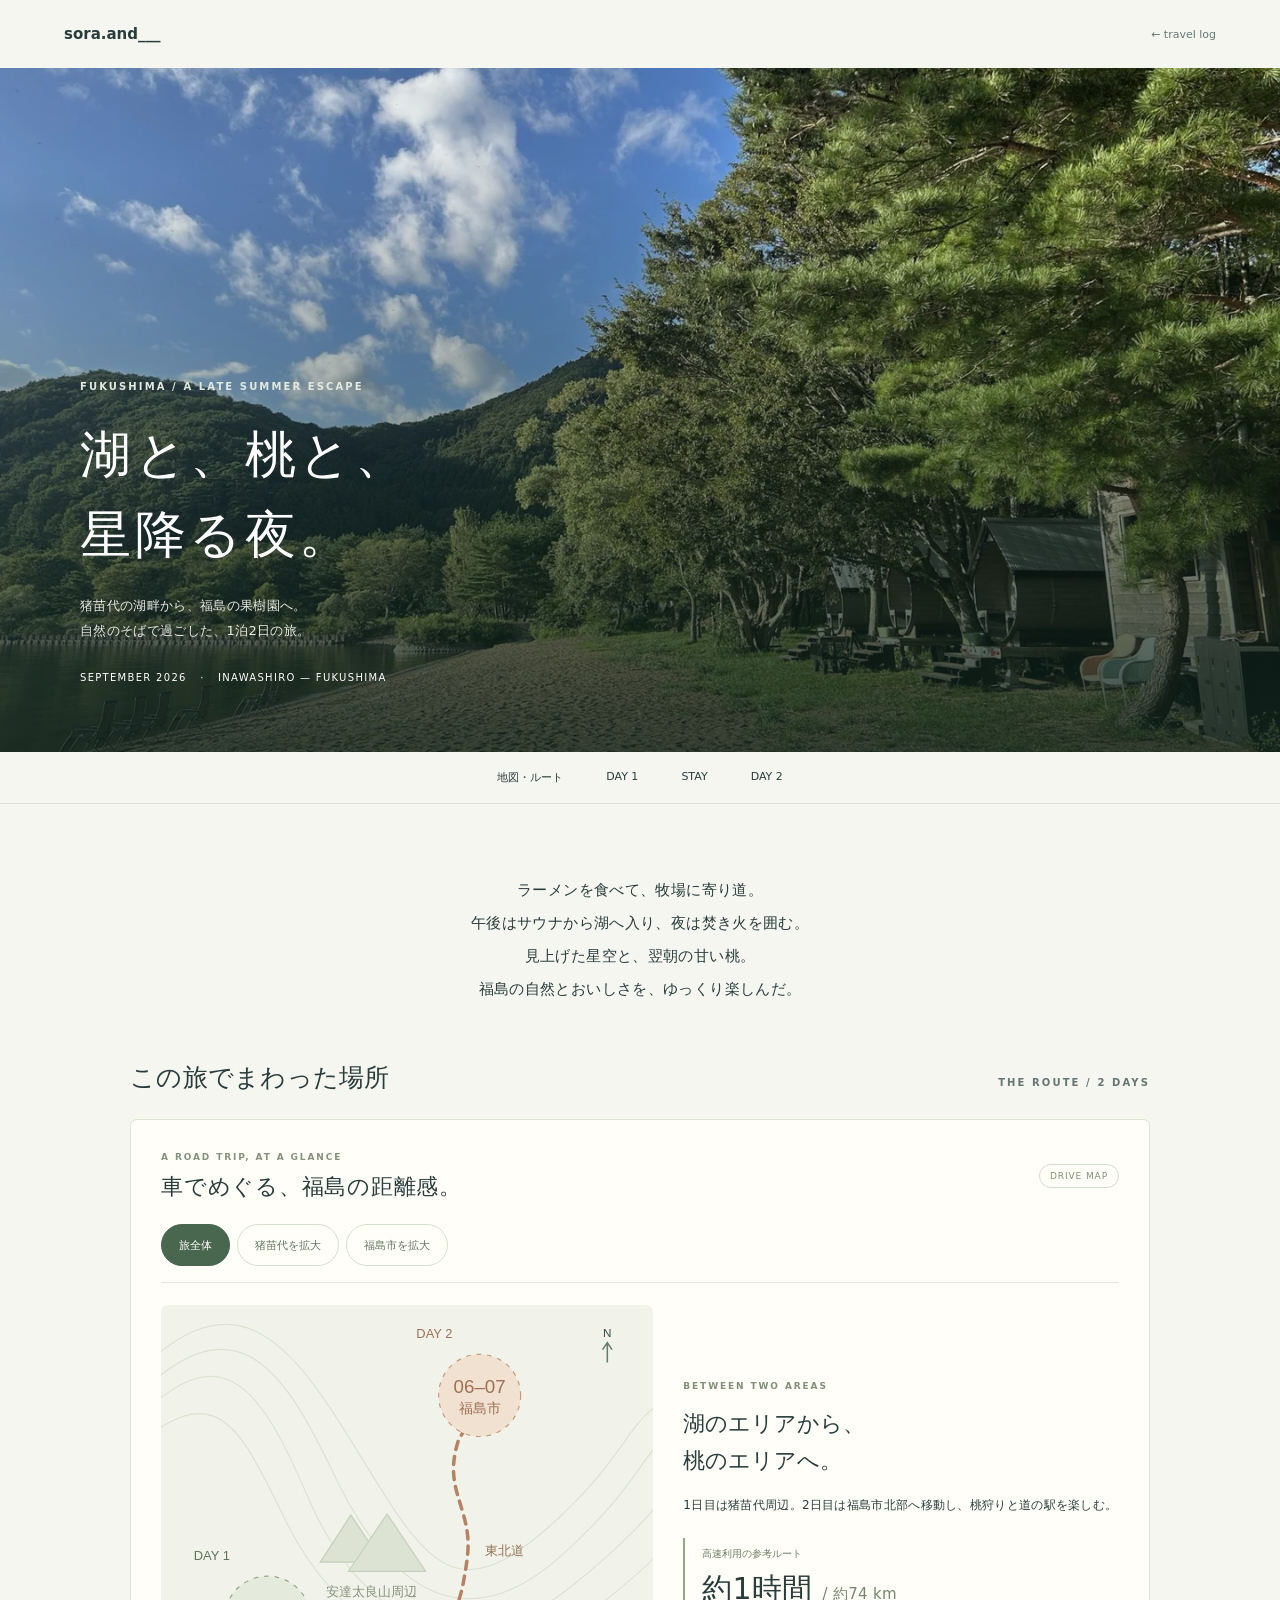
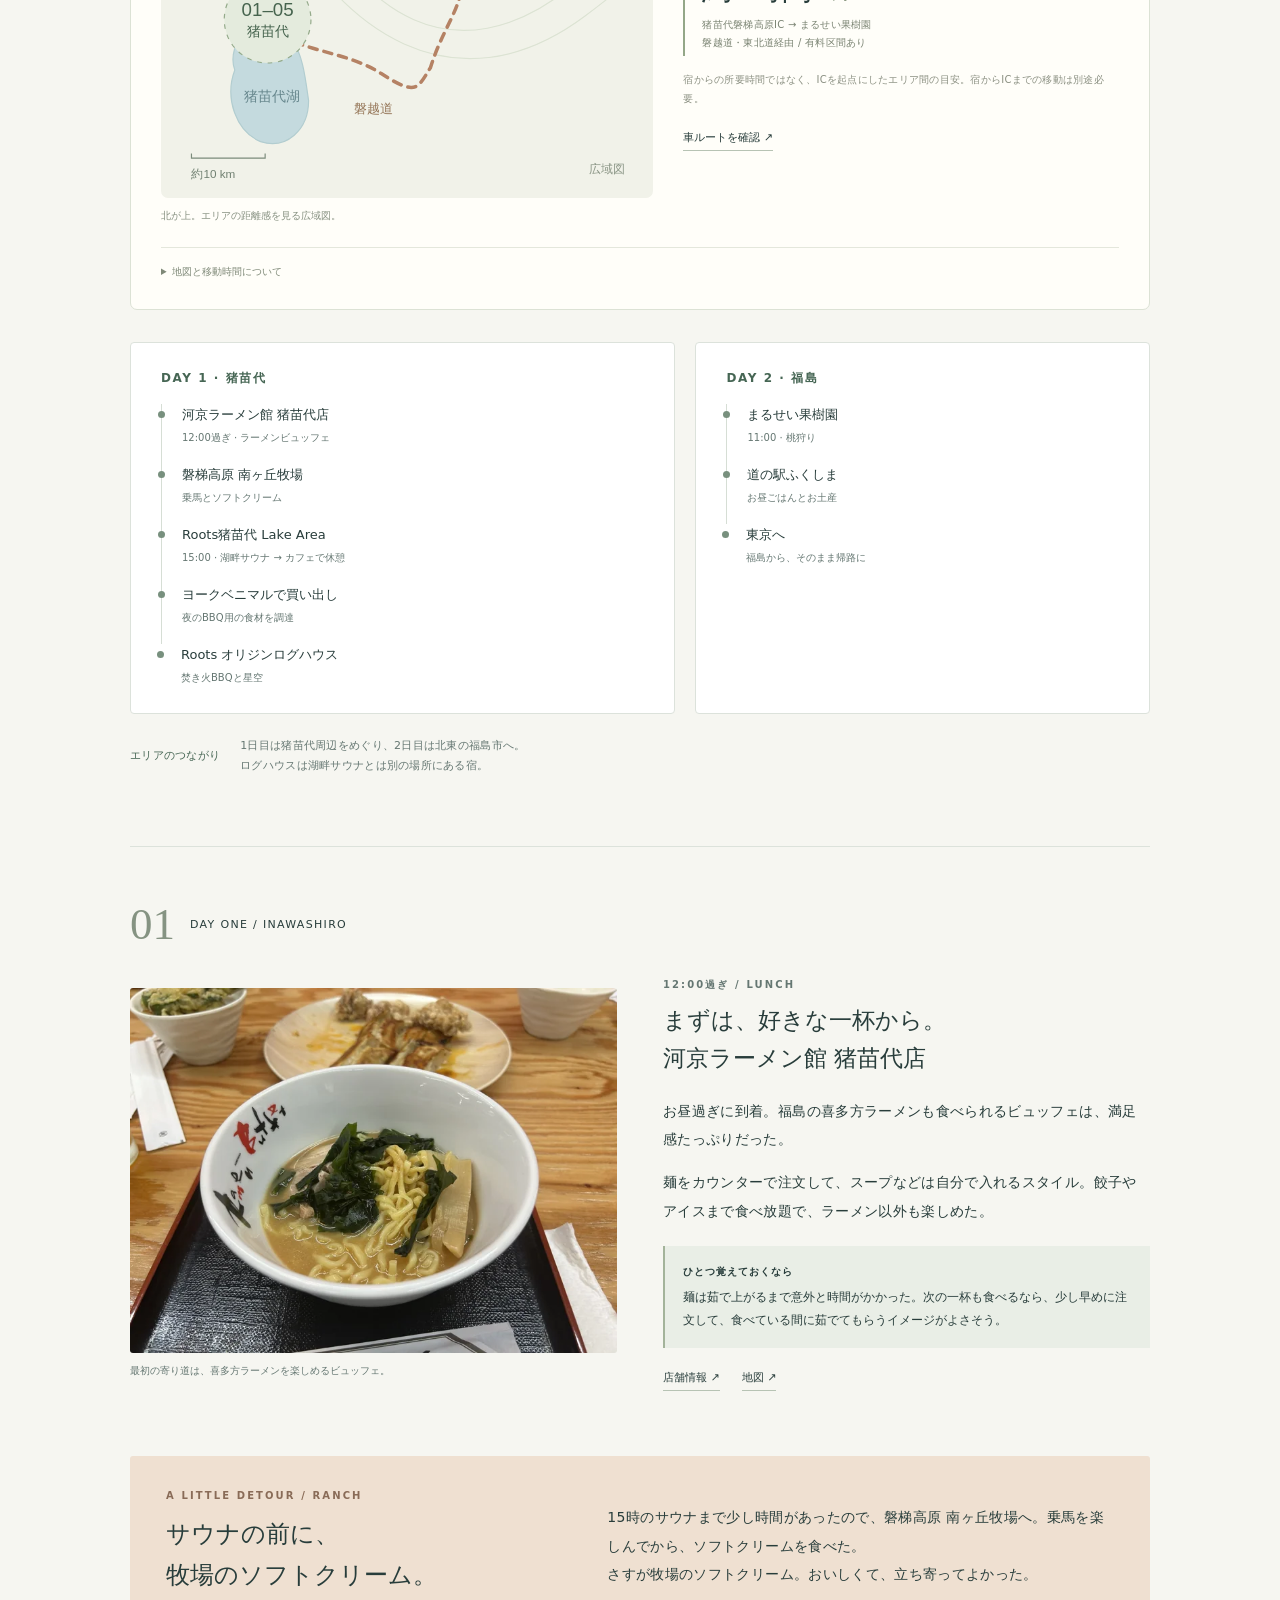
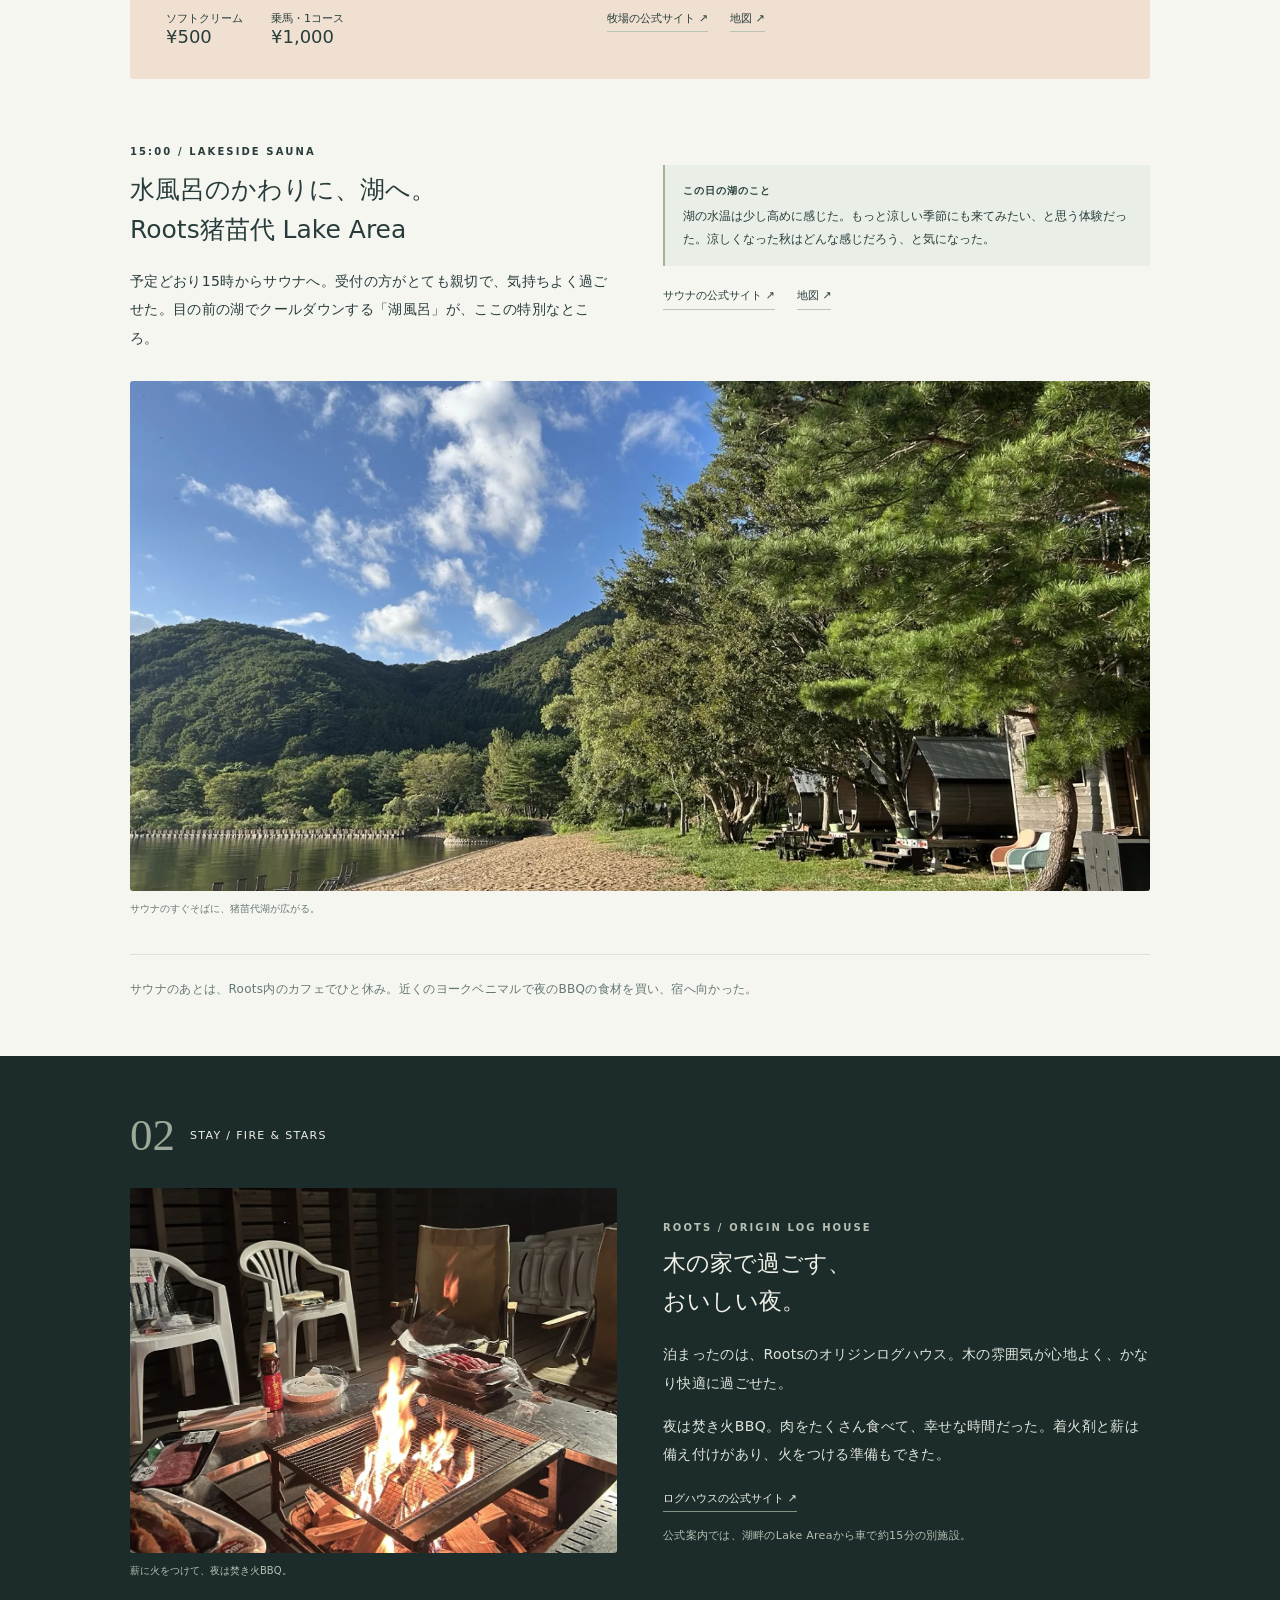
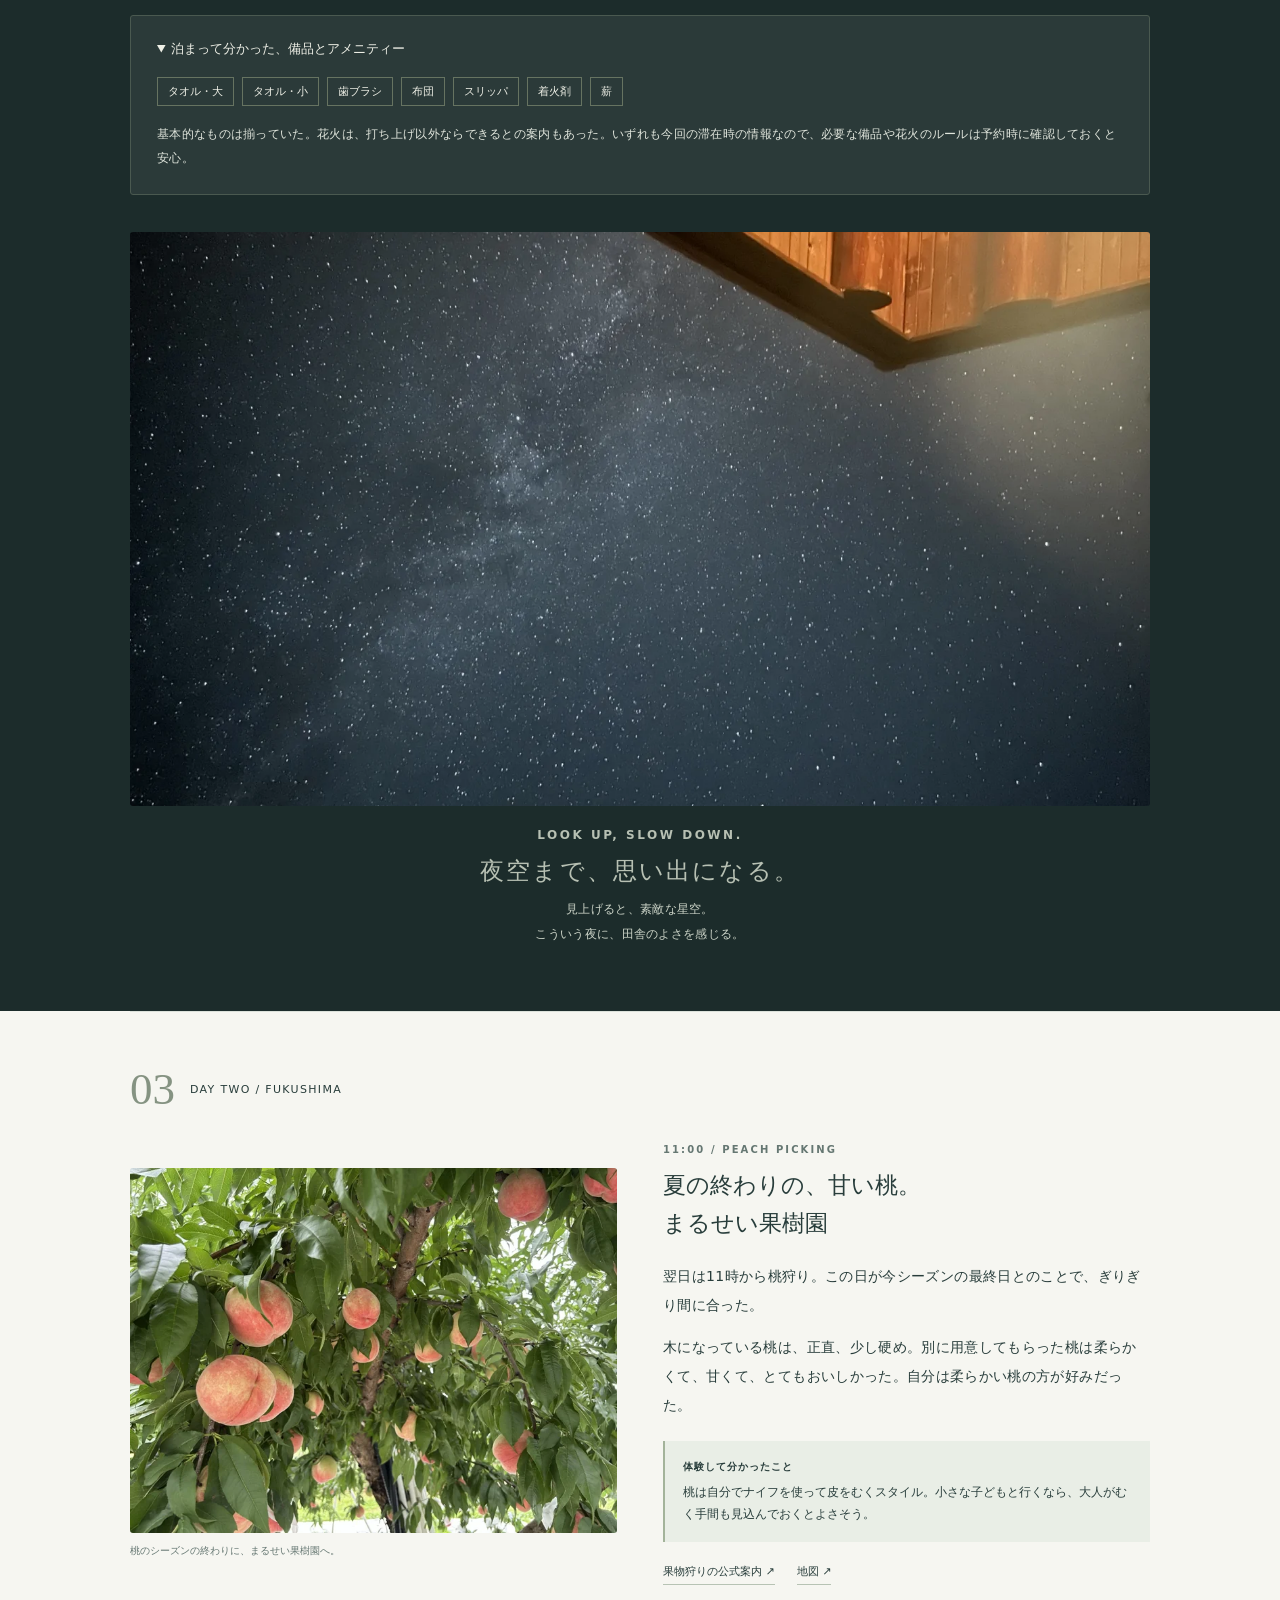
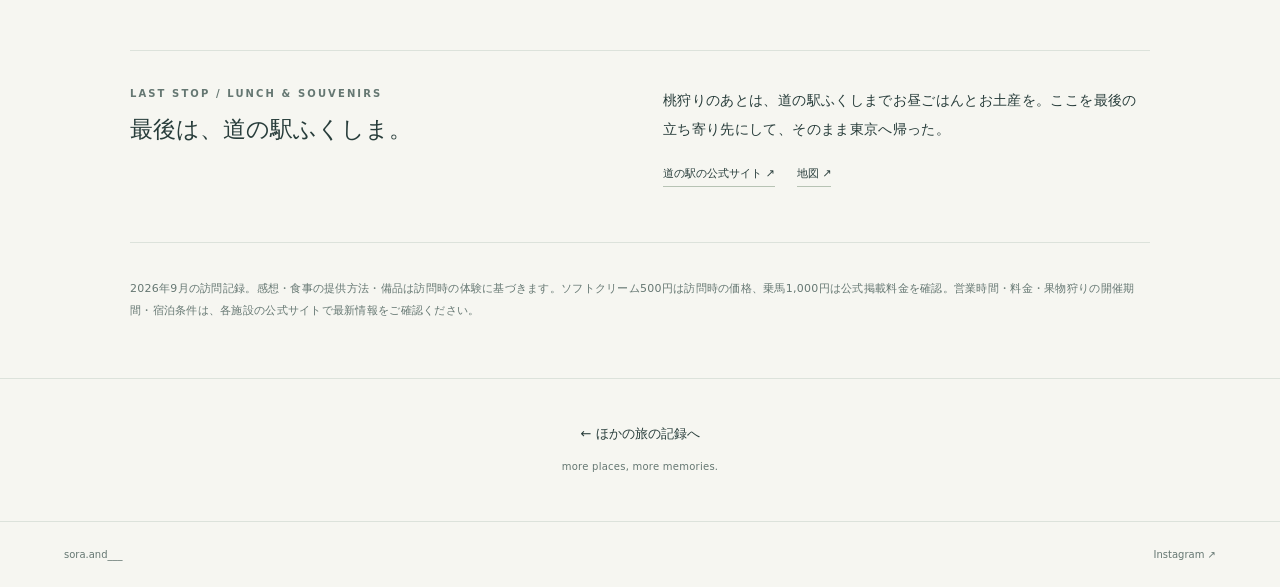
<file: fukushima/index.html>
<!doctype html>
<html lang="ja">
<head>
<meta charset="utf-8"><meta name="viewport" content="width=device-width, initial-scale=1">
<title>福島｜湖と、桃と、星降る夜。 | sora.and___</title>
<meta name="description" content="猪苗代のラーメン、南ヶ丘牧場、湖畔サウナとログハウス。翌朝は福島で桃狩りへ。1泊2日でめぐった福島の旅の記録。">
<meta name="theme-color" content="#466654"><link rel="canonical" href="https://aoblueee.github.io/SoraAnd/fukushima/">
<meta property="og:type" content="article"><meta property="og:title" content="福島｜湖と、桃と、星降る夜。"><meta property="og:description" content="猪苗代から福島へ。湖畔サウナ、焚き火BBQ、星空と桃狩りを楽しむ1泊2日。"><meta property="og:image" content="https://aoblueee.github.io/SoraAnd/fukushima/assets/lakeside.webp"><meta property="og:url" content="https://aoblueee.github.io/SoraAnd/fukushima/"><meta name="twitter:card" content="summary_large_image">
<link rel="stylesheet" href="style.css?v=drive-map-1"><script src="drive-map.js" defer></script>
</head>
<body>
<header><a href="../">sora.and___</a><a href="../">← travel log</a></header>
<main>
<section class="hero" id="top">
<img src="assets/lakeside.webp" srcset="assets/lakeside-small.webp 720w, assets/lakeside.webp 1440w" sizes="100vw" width="1440" height="1080" alt="青空の下、猪苗代湖の砂浜と緑に囲まれた湖畔サウナ" fetchpriority="high">
<div class="hero-copy"><p class="eyebrow">FUKUSHIMA / A LATE SUMMER ESCAPE</p><h1>湖と、桃と、<br>星降る夜。</h1><p class="lead">猪苗代の湖畔から、福島の果樹園へ。<br>自然のそばで過ごした、1泊2日の旅。</p><p class="hero-meta">SEPTEMBER 2026 &nbsp; · &nbsp; INAWASHIRO — FUKUSHIMA</p></div>
</section>
<nav class="nav" aria-label="ページ内目次"><a href="#drive-map">地図・ルート</a><a href="#day1">DAY 1</a><a href="#stay">STAY</a><a href="#day2">DAY 2</a></nav>
<div class="wrap">
<div class="intro"><p>ラーメンを食べて、牧場に寄り道。<br>午後はサウナから湖へ入り、夜は焚き火を囲む。<br>見上げた星空と、翌朝の甘い桃。<br>福島の自然とおいしさを、ゆっくり楽しんだ。</p></div>
<section class="overview" id="route">
<div class="section-head"><h2>この旅でまわった場所</h2><span class="eyebrow">THE ROUTE / 2 DAYS</span></div>
<section class="drive-guide" id="drive-map" aria-label="福島を車でめぐる地図">
<div class="drive-title"><div><p class="eyebrow">A ROAD TRIP, AT A GLANCE</p><h3>車でめぐる、福島の距離感。</h3></div><span class="drive-badge">DRIVE MAP</span></div>
<div class="map-switch" role="group" aria-label="地図の表示を切り替え" hidden><button type="button" data-map="wide" aria-controls="map-wide" aria-pressed="true">旅全体</button><button type="button" data-map="inawashiro" aria-controls="map-inawashiro" aria-pressed="false">猪苗代を拡大</button><button type="button" data-map="fukushima" aria-controls="map-fukushima" aria-pressed="false">福島市を拡大</button></div>
<div class="map-panel" id="map-wide" data-map-panel="wide"><figure><img src="assets/drive-overview.svg" width="420" height="420" loading="lazy" alt="猪苗代は南西、福島市は北東。高速の参考ルートは郡山方面を経由して北上する広域図"><figcaption>北が上。エリアの距離感を見る広域図。</figcaption></figure><div class="map-copy"><p class="eyebrow">BETWEEN TWO AREAS</p><h4>湖のエリアから、<br>桃のエリアへ。</h4><p>1日目は猪苗代周辺。2日目は福島市北部へ移動し、桃狩りと道の駅を楽しむ。</p><div class="drive-metric"><span>高速利用の参考ルート</span><strong>約1時間 <small>/ 約74 km</small></strong><p>猪苗代磐梯高原IC → まるせい果樹園<br>磐越道・東北道経由 / 有料区間あり</p></div><p class="drive-small">宿からの所要時間ではなく、ICを起点にしたエリア間の目安。宿からICまでの移動は別途必要。</p><div class="links"><a href="https://www.google.com/maps/dir/?api=1&amp;origin=猪苗代磐梯高原IC&amp;destination=まるせい果樹園&amp;travelmode=driving" target="_blank" rel="noopener noreferrer">車ルートを確認 ↗</a></div></div></div>
<div class="map-panel" id="map-inawashiro" data-map-panel="inawashiro"><figure><img src="assets/drive-inawashiro.svg" width="420" height="420" loading="lazy" alt="猪苗代の訪問先を示す地図。01ラーメン館、02牧場、03湖畔サウナ、04買い出し、05宿の概略エリア"><figcaption>湖畔サウナとログハウスは別の場所。</figcaption></figure><div class="map-copy"><p class="eyebrow">DAY 1 / INAWASHIRO</p><h4>湖の北から、東のほとりへ。</h4><ol class="drive-legs"><li><span class="leg-numbers">01 → 02</span><div><a href="https://www.google.com/maps/dir/?api=1&amp;origin=河京ラーメン館+猪苗代店&amp;destination=磐梯高原南ヶ丘牧場&amp;travelmode=driving" target="_blank" rel="noopener noreferrer">ラーメン館 → 南ヶ丘牧場 ↗</a><strong>約15分 <small>/ 約7.5 km</small></strong><span class="leg-via">県道7号経由</span></div></li><li><span class="leg-numbers">02 → 03</span><div><a href="https://www.google.com/maps/dir/?api=1&amp;origin=磐梯高原南ヶ丘牧場&amp;destination=Roots猪苗代+Lake+Area&amp;travelmode=driving" target="_blank" rel="noopener noreferrer">牧場 → Roots 湖畔 ↗</a><strong>約25分 <small>/ 約17 km</small></strong><span class="leg-via">県道7号・国道49号経由</span></div></li><li><span class="leg-numbers">03 → 04</span><div><a href="https://www.google.com/maps/dir/?api=1&amp;origin=Roots猪苗代+Lake+Area&amp;destination=ヨークベニマル猪苗代店&amp;travelmode=driving" target="_blank" rel="noopener noreferrer">湖畔 → ヨークベニマル ↗</a><strong>約15分 <small>/ 約10 km</small></strong><span class="leg-via">国道49号・国道115号経由</span></div></li></ol><div class="stay-map-note"><b>05 / Roots オリジンログハウス</b><p>公式案内では湖畔から車で約15分。買い出し経由の時間は含まない。地図は公式に示されたエリアの概略位置。</p></div></div></div>
<div class="map-panel" id="map-fukushima" data-map-panel="fukushima"><figure><img src="assets/drive-fukushima.svg" width="420" height="420" loading="lazy" alt="まるせい果樹園は道の駅ふくしまの北東にあり、フルーツライン経由の車移動は約3.5km"><figcaption>果樹園と道の駅は、車で立ち寄りやすい近さ。</figcaption></figure><div class="map-copy"><p class="eyebrow">DAY 2 / FUKUSHIMA</p><h4>桃狩りのあとに、<br>道の駅でひと休み。</h4><div class="drive-metric peach-metric"><span>06 まるせい果樹園 → 07 道の駅ふくしま</span><strong>約10分 <small>/ 約3.5 km</small></strong><p>フルーツライン・県道5号経由</p></div><p>桃狩りを楽しんでから、お昼ごはんとお土産へ。旅の最後の2スポットは、短い車移動でつながる。</p><div class="links"><a href="https://www.google.com/maps/dir/?api=1&amp;origin=まるせい果樹園&amp;destination=道の駅ふくしま&amp;travelmode=driving" target="_blank" rel="noopener noreferrer">車ルートを確認 ↗</a></div></div></div>
<details class="map-method"><summary>地図と移動時間について</summary><p>スポットの位置関係をもとに描いたオリジナル略図です。湖岸と経路の線は簡略化しており、ナビゲーション用ではありません。スケールバーは地図上の距離、km表示は道路の走行距離です。</p><p>車の時間・距離は2026年9月13日にGoogle Mapsで確認した参考ルートを丸めた目安で、当日の実走記録ではありません。交通状況・選ぶ道で変わり、滞在・休憩時間は含みません。牧場の前後は、<a href="https://www.minamigaoka.co.jp/smt/bandai/" target="_blank" rel="noopener noreferrer">牧場公式が勧める県道7号側のルート</a>を採用しています。</p><p>宿は<a href="https://lakearea.roots.jp/ログハウス/" target="_blank" rel="noopener noreferrer">Roots公式</a>の地図に示されたエリアを概略表示しています。建物を特定したピンではなく、買い出し先→宿の時間・距離は掲載していません。</p></details>
</section>

<div class="days">
<div class="day"><h3>DAY 1 · 猪苗代</h3><ol><li><a href="#ramen">河京ラーメン館 猪苗代店</a><small>12:00過ぎ · ラーメンビュッフェ</small></li><li><a href="#ranch">磐梯高原 南ヶ丘牧場</a><small>乗馬とソフトクリーム</small></li><li><a href="#sauna">Roots猪苗代 Lake Area</a><small>15:00 · 湖畔サウナ → カフェで休憩</small></li><li>ヨークベニマルで買い出し<small>夜のBBQ用の食材を調達</small></li><li><a href="#stay">Roots オリジンログハウス</a><small>焚き火BBQと星空</small></li></ol></div>
<div class="day"><h3>DAY 2 · 福島</h3><ol><li><a href="#peaches">まるせい果樹園</a><small>11:00 · 桃狩り</small></li><li><a href="#roadside">道の駅ふくしま</a><small>お昼ごはんとお土産</small></li><li>東京へ<small>福島から、そのまま帰路に</small></li></ol></div>
</div>
<p class="area-note"><b>エリアのつながり</b><span>1日目は猪苗代周辺をめぐり、2日目は北東の福島市へ。<br>ログハウスは湖畔サウナとは別の場所にある宿。</span></p>
</section>
<section class="chapter" id="day1">
<div class="chapter-label"><b>01</b><span>DAY ONE / INAWASHIRO</span></div>
<article class="story" id="ramen">
<figure class="photo"><img src="assets/ramen.webp" srcset="assets/ramen-small.webp 720w, assets/ramen.webp 1440w" sizes="(max-width:700px) 100vw, 50vw" width="1440" height="1080" loading="lazy" alt="河京ラーメン館で食べたラーメンとビュッフェの料理"><figcaption>最初の寄り道は、喜多方ラーメンを楽しめるビュッフェ。</figcaption></figure>
<div><p class="eyebrow">12:00過ぎ / LUNCH</p><h3>まずは、好きな一杯から。<br>河京ラーメン館 猪苗代店</h3><p>お昼過ぎに到着。福島の喜多方ラーメンも食べられるビュッフェは、満足感たっぷりだった。</p><p>麺をカウンターで注文して、スープなどは自分で入れるスタイル。餃子やアイスまで食べ放題で、ラーメン以外も楽しめた。</p><aside class="tip"><b>ひとつ覚えておくなら</b>麺は茹で上がるまで意外と時間がかかった。次の一杯も食べるなら、少し早めに注文して、食べている間に茹でてもらうイメージがよさそう。</aside><div class="links"><a href="https://www.bandaisan.or.jp/eat/ramenkan/" target="_blank" rel="noopener noreferrer">店舗情報 ↗</a><a href="https://www.google.com/maps/search/?api=1&amp;query=河京ラーメン館+猪苗代店" target="_blank" rel="noopener noreferrer">地図 ↗</a></div></div>
</article>
<article class="ranch" id="ranch"><div><p class="eyebrow">A LITTLE DETOUR / RANCH</p><h3>サウナの前に、<br>牧場のソフトクリーム。</h3><div class="price-row"><span>ソフトクリーム<br><strong>¥500</strong></span><span>乗馬・1コース<br><strong>¥1,000</strong></span></div></div><div><p>15時のサウナまで少し時間があったので、磐梯高原 南ヶ丘牧場へ。乗馬を楽しんでから、ソフトクリームを食べた。</p><p>さすが牧場のソフトクリーム。おいしくて、立ち寄ってよかった。</p><div class="links"><a href="https://www.minamigaoka.co.jp/smt/bandai/" target="_blank" rel="noopener noreferrer">牧場の公式サイト ↗</a><a href="https://www.google.com/maps/search/?api=1&amp;query=磐梯高原+南ヶ丘牧場" target="_blank" rel="noopener noreferrer">地図 ↗</a></div></div></article>
<article id="sauna"><div class="sauna-copy"><div><p class="eyebrow">15:00 / LAKESIDE SAUNA</p><h3>水風呂のかわりに、湖へ。<br>Roots猪苗代 Lake Area</h3><p>予定どおり15時からサウナへ。受付の方がとても親切で、気持ちよく過ごせた。目の前の湖でクールダウンする「湖風呂」が、ここの特別なところ。</p></div><div><aside class="tip"><b>この日の湖のこと</b>湖の水温は少し高めに感じた。もっと涼しい季節にも来てみたい、と思う体験だった。涼しくなった秋はどんな感じだろう、と気になった。</aside><div class="links"><a href="https://lakearea.roots.jp/sauna/" target="_blank" rel="noopener noreferrer">サウナの公式サイト ↗</a><a href="https://www.google.com/maps/search/?api=1&amp;query=Roots猪苗代+Lake+Area" target="_blank" rel="noopener noreferrer">地図 ↗</a></div></div></div>
<figure class="photo wide-photo"><img src="assets/lakeside.webp" srcset="assets/lakeside-small.webp 720w, assets/lakeside.webp 1440w" sizes="100vw" width="1440" height="1080" loading="lazy" alt="猪苗代湖の湖畔に並ぶサウナと砂浜"><figcaption>サウナのすぐそばに、猪苗代湖が広がる。</figcaption></figure>
<p class="between">サウナのあとは、Roots内のカフェでひと休み。近くのヨークベニマルで夜のBBQの食材を買い、宿へ向かった。</p>
</article>
</section></div>
<section class="night" id="stay"><div class="wrap"><div class="chapter-label"><b>02</b><span>STAY / FIRE &amp; STARS</span></div>
<article class="story"><figure class="photo"><img src="assets/bonfire.webp" srcset="assets/bonfire-small.webp 540w, assets/bonfire.webp 1080w" sizes="(max-width:700px) 100vw, 50vw" width="1080" height="1440" loading="lazy" alt="ログハウスでの焚き火BBQ。薪の炎と用意した肉"><figcaption>薪に火をつけて、夜は焚き火BBQ。</figcaption></figure><div><p class="eyebrow">ROOTS / ORIGIN LOG HOUSE</p><h3>木の家で過ごす、<br>おいしい夜。</h3><p>泊まったのは、Rootsのオリジンログハウス。木の雰囲気が心地よく、かなり快適に過ごせた。</p><p>夜は焚き火BBQ。肉をたくさん食べて、幸せな時間だった。着火剤と薪は備え付けがあり、火をつける準備もできた。</p><div class="links"><a href="https://lakearea.roots.jp/ログハウス/" target="_blank" rel="noopener noreferrer">ログハウスの公式サイト ↗</a></div><p style="font-size:11px;margin-top:13px;color:#b7c0b3">公式案内では、湖畔のLake Areaから車で約15分の別施設。</p></div></article>
<details class="amenities" open><summary>泊まって分かった、備品とアメニティー</summary><ul class="amenity-list"><li>タオル・大</li><li>タオル・小</li><li>歯ブラシ</li><li>布団</li><li>スリッパ</li><li>着火剤</li><li>薪</li></ul><p>基本的なものは揃っていた。花火は、打ち上げ以外ならできるとの案内もあった。いずれも今回の滞在時の情報なので、必要な備品や花火のルールは予約時に確認しておくと安心。</p></details>
<figure class="star-frame"><img src="assets/stars.webp" srcset="assets/stars-small.webp 720w, assets/stars.webp 1440w" sizes="100vw" width="1440" height="1080" loading="lazy" alt="ログハウスの屋根越しに見上げた、星が広がる夜空"><figcaption class="star-caption"><p class="eyebrow">LOOK UP, SLOW DOWN.</p><h3>夜空まで、思い出になる。</h3><p>見上げると、素敵な星空。<br>こういう夜に、田舎のよさを感じる。</p></figcaption></figure>
</div></section>
<div class="wrap"><section class="chapter" id="day2"><div class="chapter-label"><b>03</b><span>DAY TWO / FUKUSHIMA</span></div>
<article class="story" id="peaches"><figure class="photo"><img src="assets/peaches.webp" srcset="assets/peaches-small.webp 720w, assets/peaches.webp 1440w" sizes="(max-width:700px) 100vw, 50vw" width="1440" height="1080" loading="lazy" alt="まるせい果樹園で、葉の間に実る桃"><figcaption>桃のシーズンの終わりに、まるせい果樹園へ。</figcaption></figure><div><p class="eyebrow">11:00 / PEACH PICKING</p><h3>夏の終わりの、甘い桃。<br>まるせい果樹園</h3><p>翌日は11時から桃狩り。この日が今シーズンの最終日とのことで、ぎりぎり間に合った。</p><p>木になっている桃は、正直、少し硬め。別に用意してもらった桃は柔らかくて、甘くて、とてもおいしかった。自分は柔らかい桃の方が好みだった。</p><aside class="tip"><b>体験して分かったこと</b>桃は自分でナイフを使って皮をむくスタイル。小さな子どもと行くなら、大人がむく手間も見込んでおくとよさそう。</aside><div class="links"><a href="https://www.maruseifukushima.com/fruitspicking/" target="_blank" rel="noopener noreferrer">果物狩りの公式案内 ↗</a><a href="https://www.google.com/maps/search/?api=1&amp;query=まるせい果樹園" target="_blank" rel="noopener noreferrer">地図 ↗</a></div></div></article>
<article class="text-stop" id="roadside"><div><p class="eyebrow">LAST STOP / LUNCH &amp; SOUVENIRS</p><h3>最後は、道の駅ふくしま。</h3></div><div><p>桃狩りのあとは、道の駅ふくしまでお昼ごはんとお土産を。ここを最後の立ち寄り先にして、そのまま東京へ帰った。</p><div class="links"><a href="https://m-fukushima.com/" target="_blank" rel="noopener noreferrer">道の駅の公式サイト ↗</a><a href="https://www.google.com/maps/search/?api=1&amp;query=道の駅ふくしま" target="_blank" rel="noopener noreferrer">地図 ↗</a></div></div></article>
</section>
<aside class="notes"><p>2026年9月の訪問記録。感想・食事の提供方法・備品は訪問時の体験に基づきます。ソフトクリーム500円は訪問時の価格、乗馬1,000円は公式掲載料金を確認。営業時間・料金・果物狩りの開催期間・宿泊条件は、各施設の公式サイトで最新情報をご確認ください。</p></aside>
</div><div class="end"><a href="../">← ほかの旅の記録へ</a><p>more places, more memories.</p></div>
</main><footer><span>sora.and___</span><a href="https://www.instagram.com/sora.and___/" target="_blank" rel="noopener noreferrer">Instagram ↗</a></footer>
</body></html>
</file>
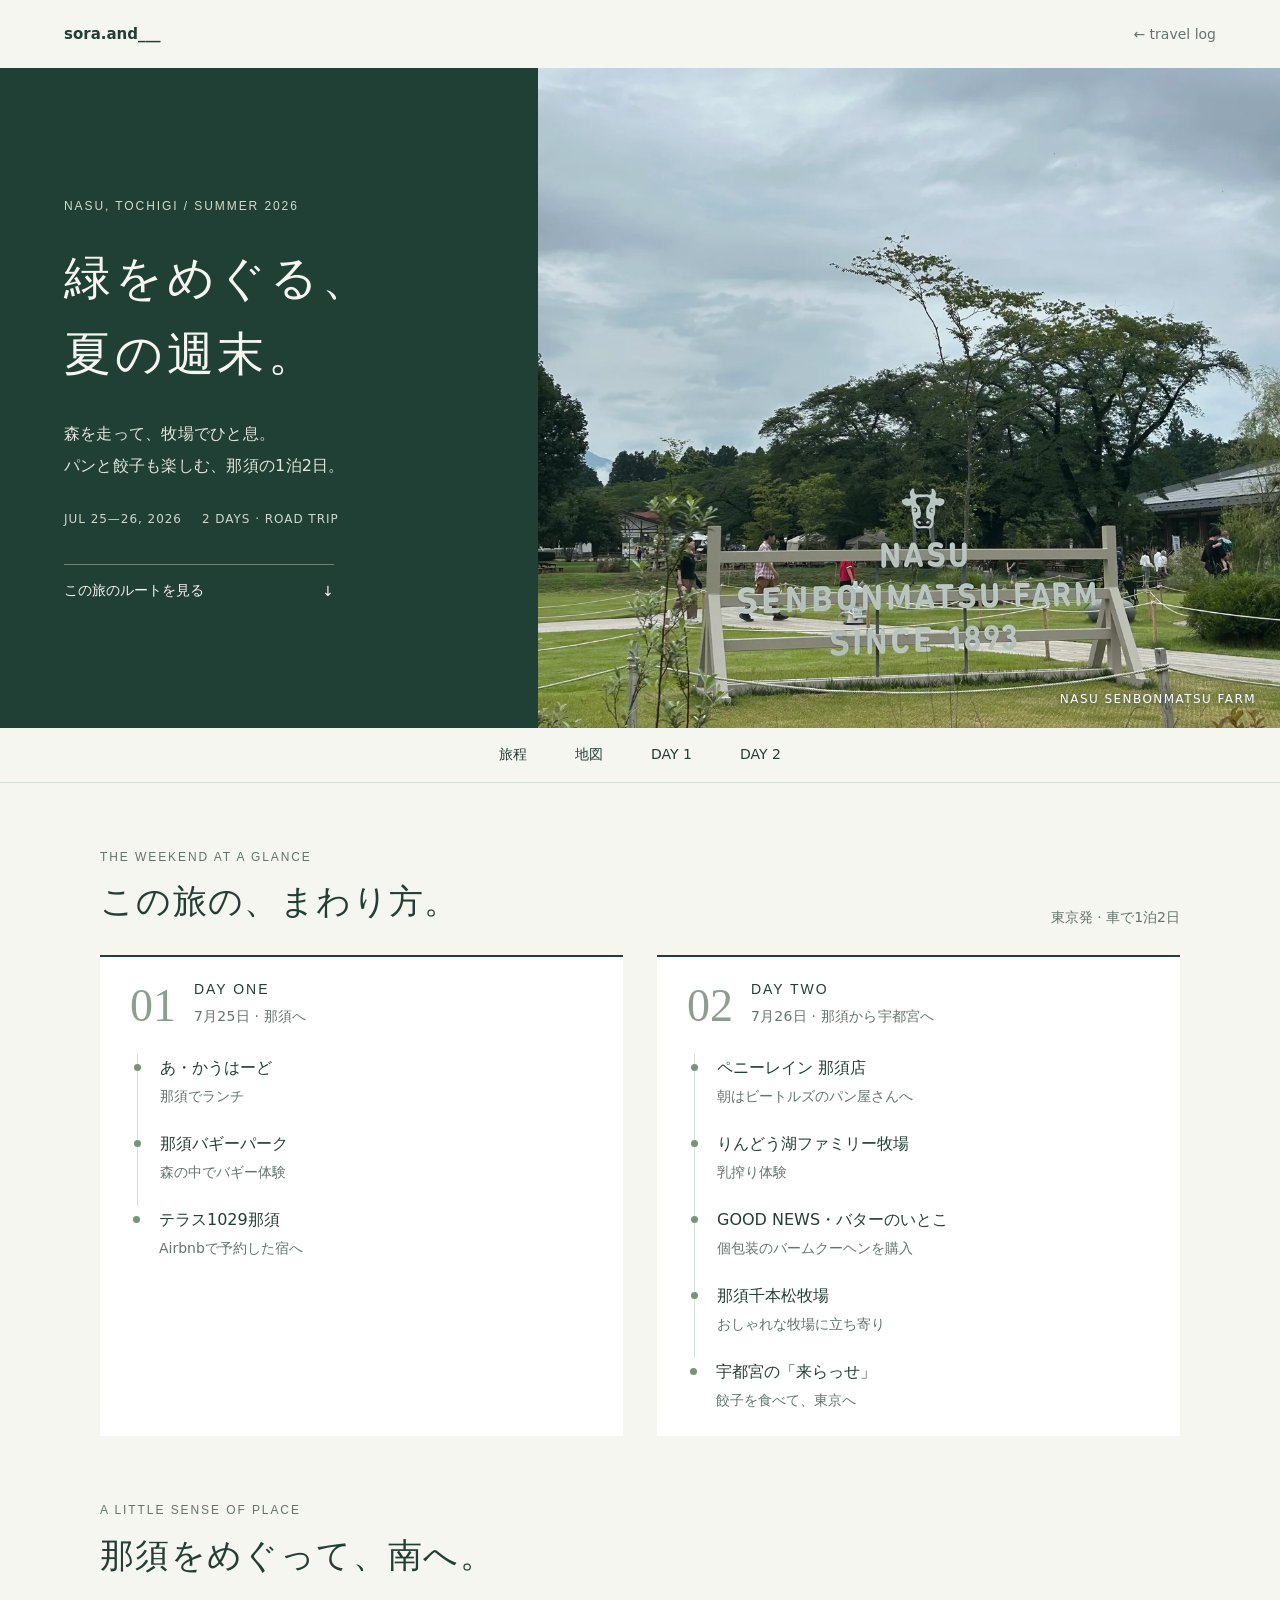
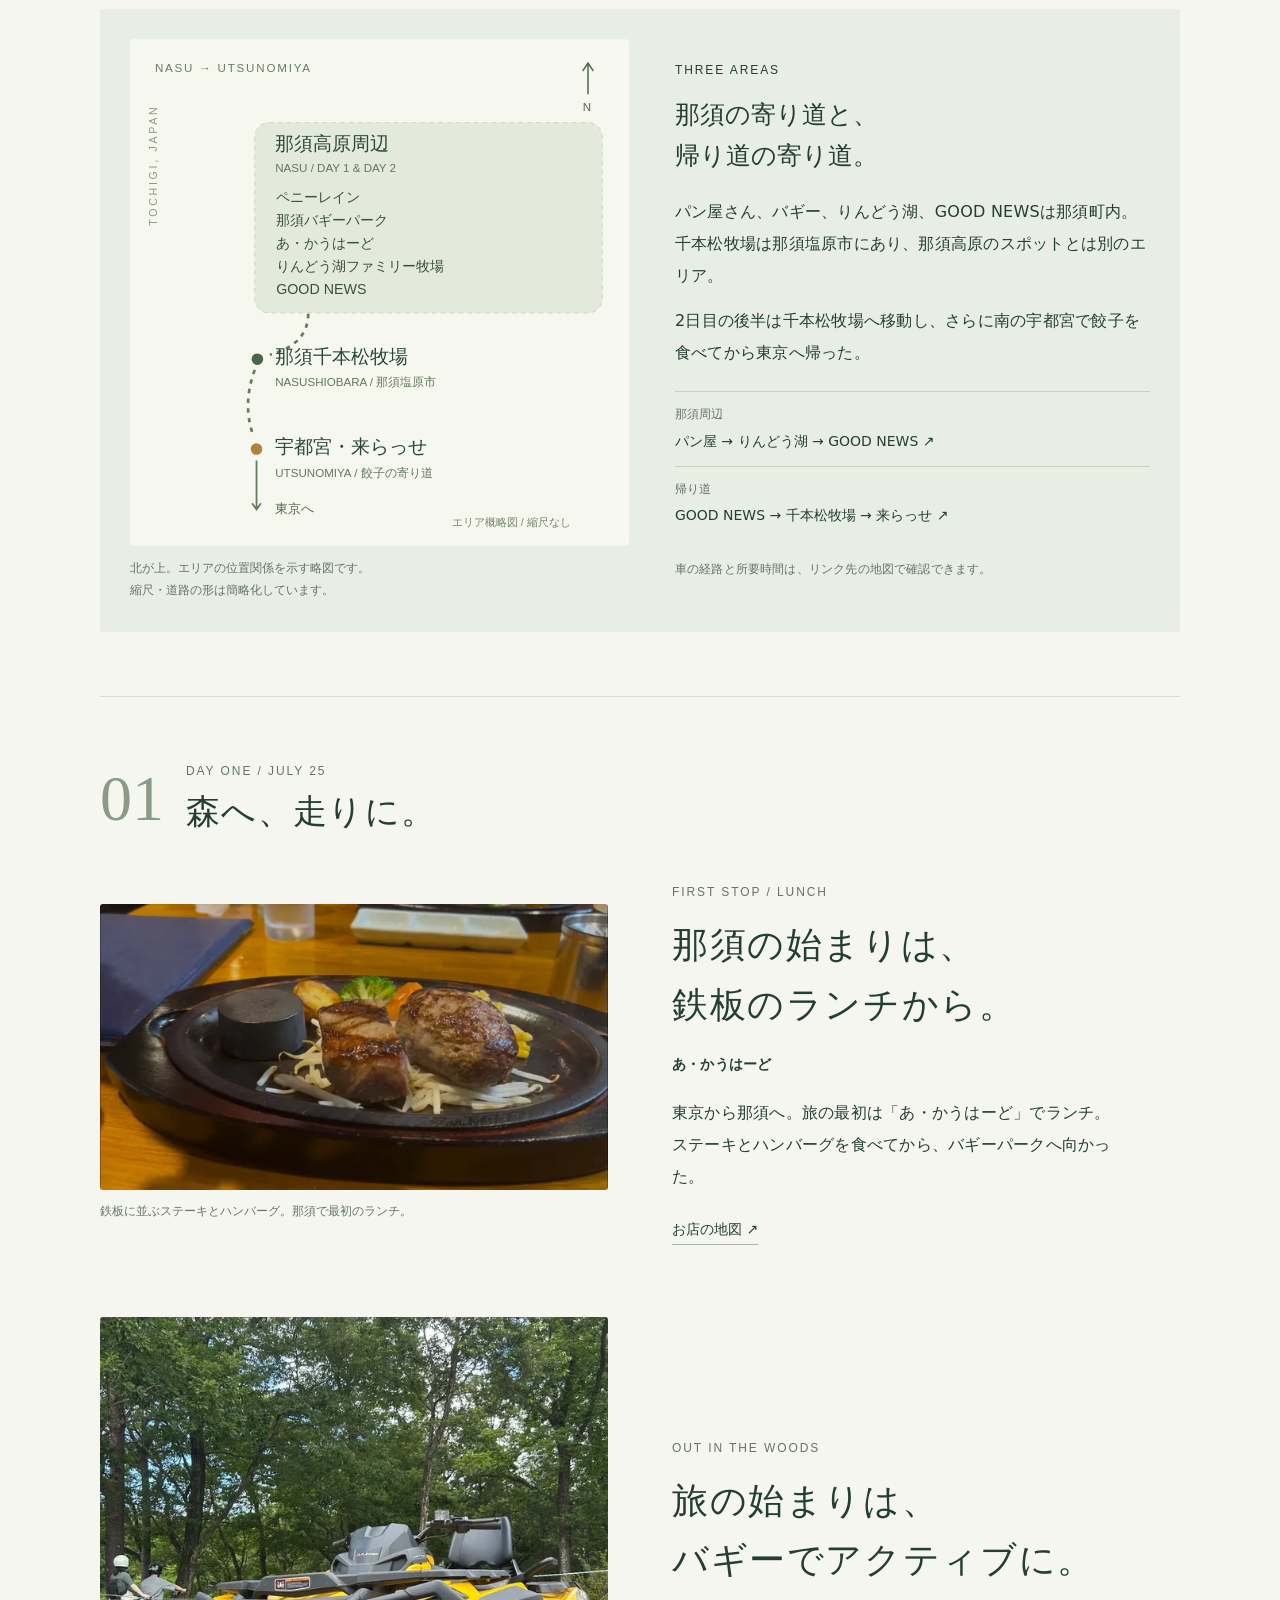
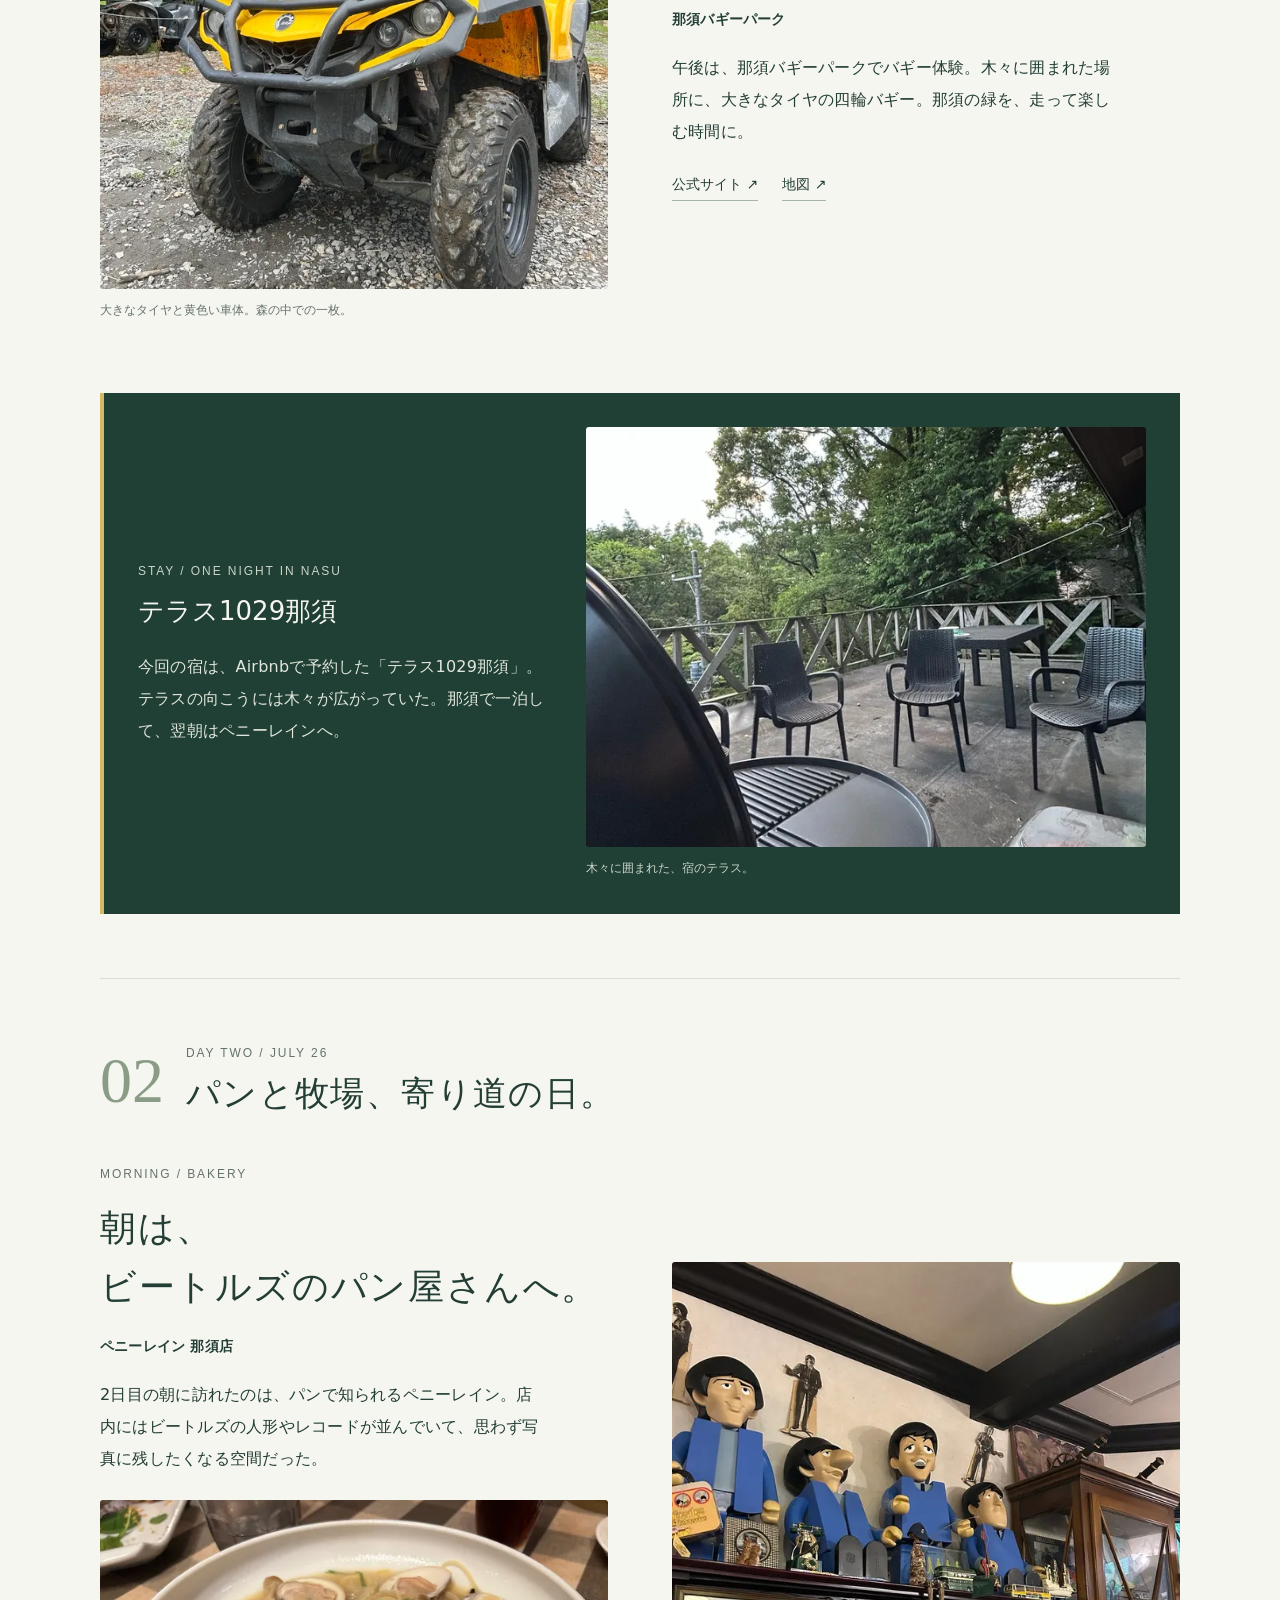
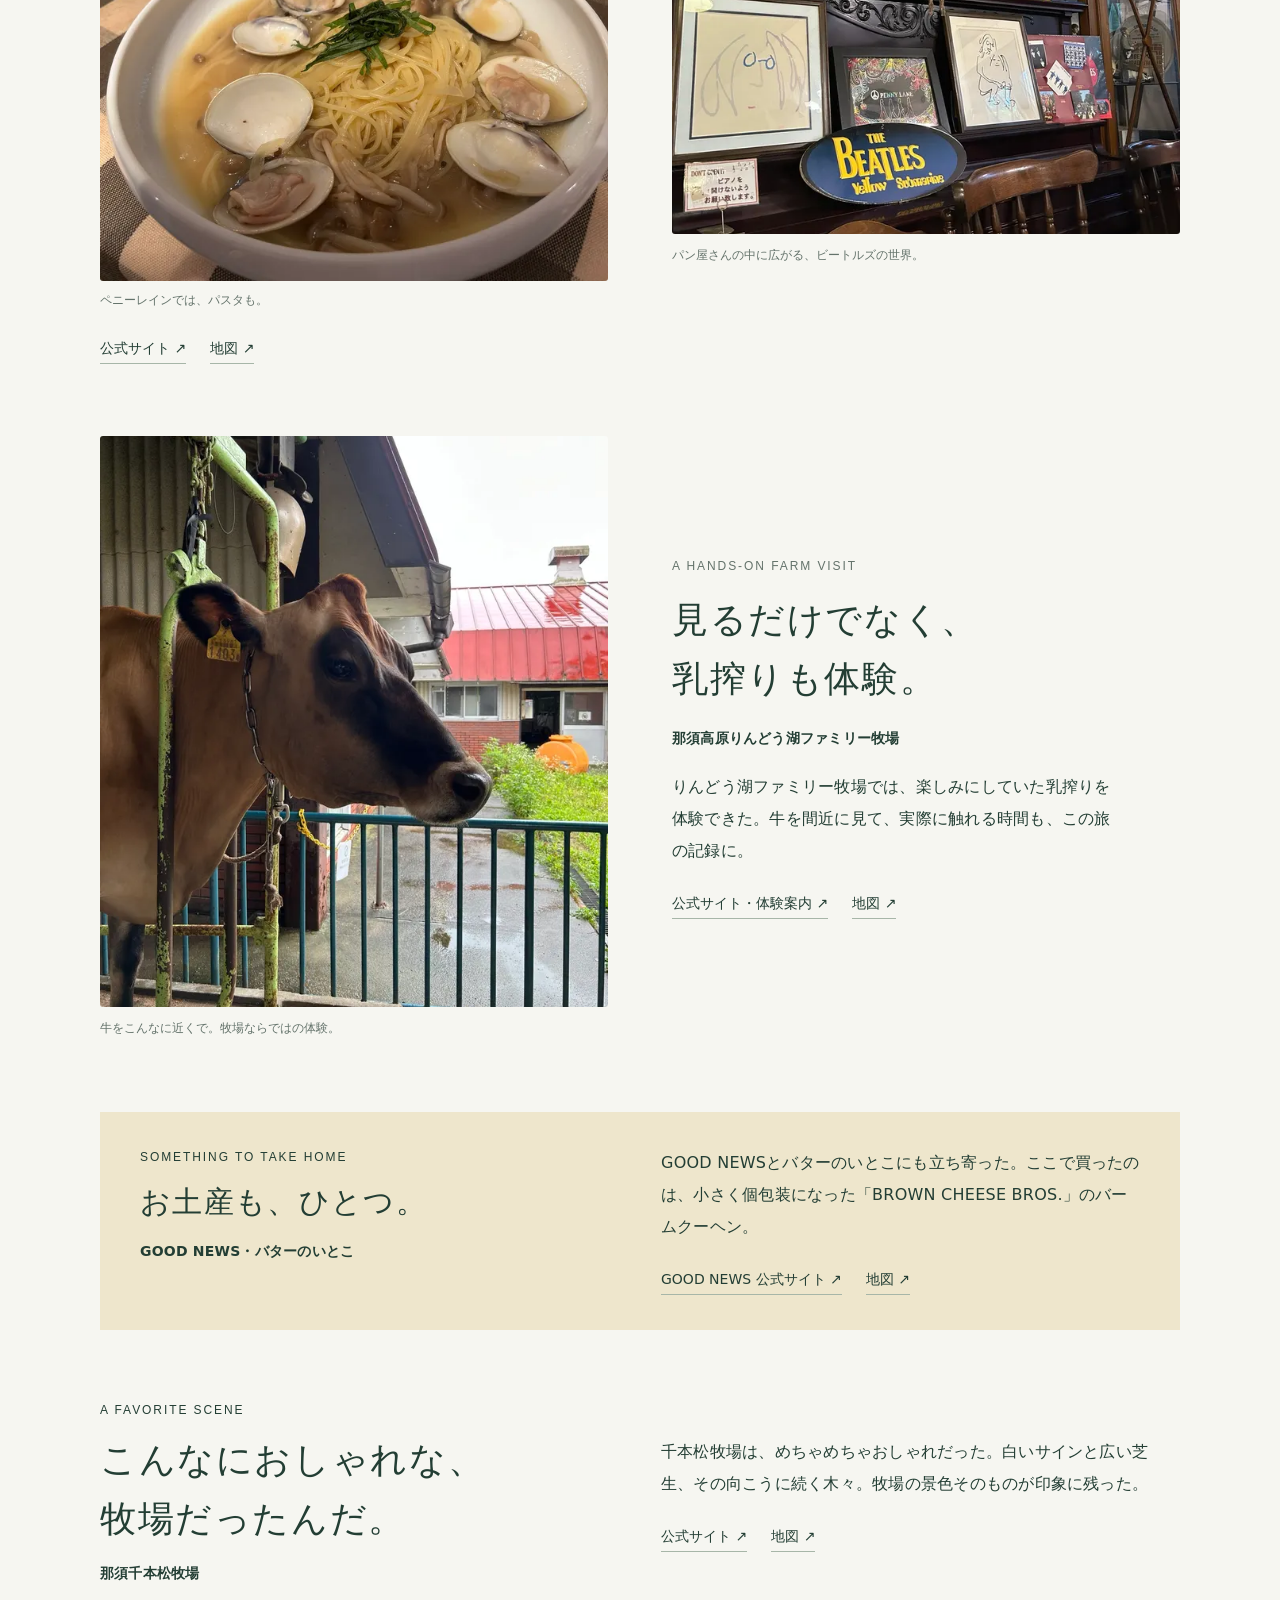
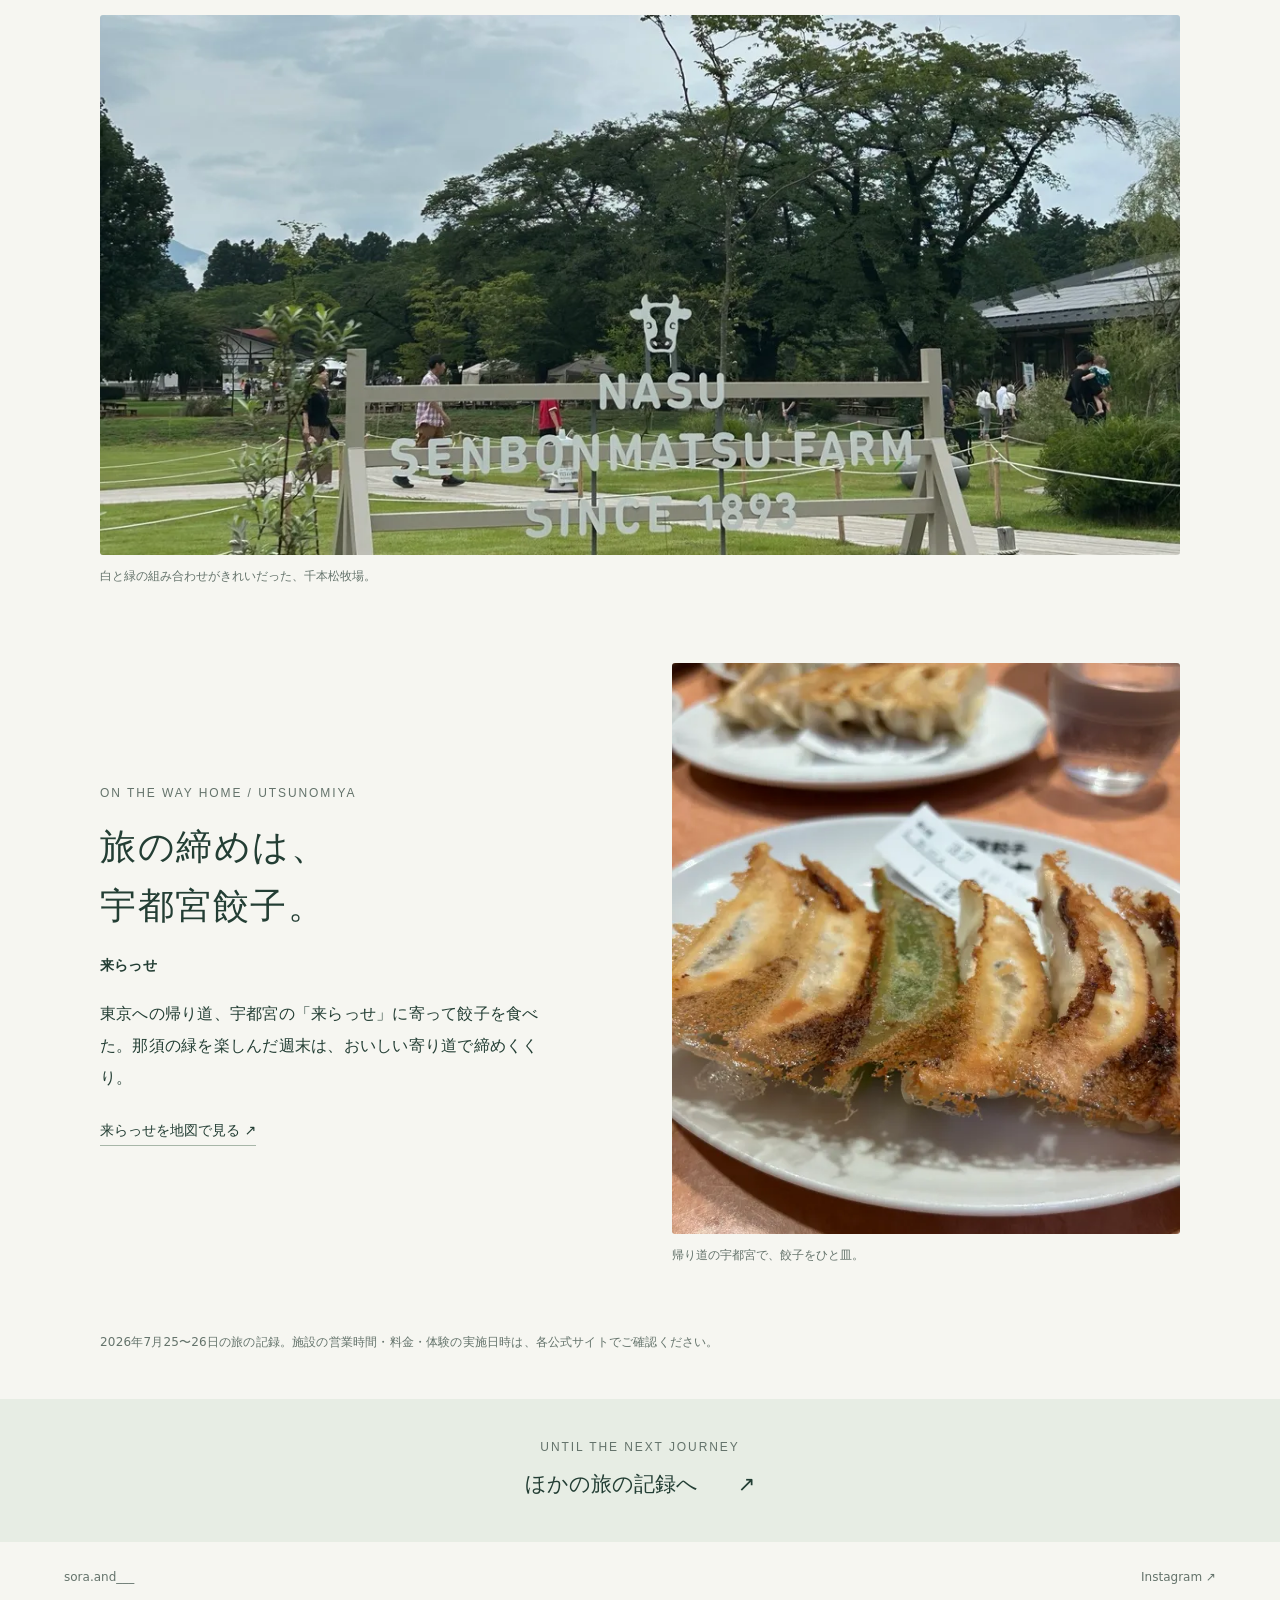
<file: nasu/index.html>
<!doctype html>
<html lang="ja">
<head>
<meta charset="utf-8"><meta name="viewport" content="width=device-width,initial-scale=1">
<title>那須｜緑をめぐる、夏の週末。 | sora.and___</title>
<meta name="description" content="バギーで森へ、翌朝はペニーレインへ。乳搾り、GOOD NEWS、千本松牧場、帰り道の宇都宮餃子まで。那須で過ごした1泊2日の旅の記録。">
<meta name="theme-color" content="#203f35"><link rel="canonical" href="https://aoblueee.github.io/SoraAnd/nasu/">
<meta property="og:type" content="article"><meta property="og:title" content="那須｜緑をめぐる、夏の週末。"><meta property="og:description" content="森のバギー、ビートルズのパン屋さん、ふたつの牧場。那須をめぐる1泊2日。"><meta property="og:url" content="https://aoblueee.github.io/SoraAnd/nasu/">
<link rel="stylesheet" href="style.css?v=nasu-photos-2">
</head>
<body>
<a class="skip" href="#itinerary">旅程へ進む</a>
<header class="site-header"><a class="brand" href="../">sora.and___</a><a href="../">← travel log</a></header>
<main>
<section class="hero" id="top">
<div class="hero-copy"><p class="eyebrow">NASU, TOCHIGI / SUMMER 2026</p><h1>緑をめぐる、<br>夏の週末。</h1><p class="hero-lead">森を走って、牧場でひと息。<br>パンと餃子も楽しむ、那須の1泊2日。</p><div class="hero-meta"><span>JUL 25—26, 2026</span><span>2 DAYS · ROAD TRIP</span></div><a class="hero-link" href="#itinerary">この旅のルートを見る <span>↓</span></a></div>
<figure class="hero-photo"><img src="assets/farm.webp" srcset="assets/farm-small.webp 640w,assets/farm.webp 1152w" sizes="(max-width:700px) 100vw, 58vw" width="1152" height="1536" alt="那須千本松牧場の白いサインと、緑の芝生や木々" fetchpriority="high"><figcaption>NASU SENBONMATSU FARM</figcaption></figure>
</section>
<nav class="nav" aria-label="ページ内目次"><a href="#itinerary">旅程</a><a href="#route-map">地図</a><a href="#day1">DAY 1</a><a href="#day2">DAY 2</a></nav>
<div class="wrap">
<section class="overview section" id="itinerary">
<div class="section-head"><div><p class="eyebrow">THE WEEKEND AT A GLANCE</p><h2>この旅の、まわり方。</h2></div><span class="section-note">東京発 · 車で1泊2日</span></div>
<div class="days">
<div class="day"><div class="day-head"><strong>01</strong><div><h3>DAY ONE</h3><p>7月25日 · 那須へ</p></div></div><ol><li><a href="#lunch">あ・かうはーど</a><small>那須でランチ</small></li><li><a href="#buggy">那須バギーパーク</a><small>森の中でバギー体験</small></li><li><a href="#stay">テラス1029那須</a><small>Airbnbで予約した宿へ</small></li></ol></div>
<div class="day"><div class="day-head"><strong>02</strong><div><h3>DAY TWO</h3><p>7月26日 · 那須から宇都宮へ</p></div></div><ol><li><a href="#pennylane">ペニーレイン 那須店</a><small>朝はビートルズのパン屋さんへ</small></li><li><a href="#rindo">りんどう湖ファミリー牧場</a><small>乳搾り体験</small></li><li><a href="#goodnews">GOOD NEWS・バターのいとこ</a><small>個包装のバームクーヘンを購入</small></li><li><a href="#farm">那須千本松牧場</a><small>おしゃれな牧場に立ち寄り</small></li><li><a href="#gyoza">宇都宮の「来らっせ」</a><small>餃子を食べて、東京へ</small></li></ol></div>
</div></section>
<section class="map-section" id="route-map">
<div class="section-head"><div><p class="eyebrow">A LITTLE SENSE OF PLACE</p><h2>那須をめぐって、南へ。</h2></div></div>
<div class="map-layout"><figure class="map-figure"><img src="assets/route-map.svg" width="560" height="570" loading="lazy" alt="北の那須高原にパン屋・バギー・牧場などが集まり、千本松牧場はその南西、宇都宮はさらに南に位置する概略図"><figcaption>北が上。エリアの位置関係を示す略図です。<br>縮尺・道路の形は簡略化しています。</figcaption></figure><div class="map-copy"><p class="eyebrow">THREE AREAS</p><h3>那須の寄り道と、<br>帰り道の寄り道。</h3><p>パン屋さん、バギー、りんどう湖、GOOD NEWSは那須町内。千本松牧場は那須塩原市にあり、那須高原のスポットとは別のエリア。</p><p>2日目の後半は千本松牧場へ移動し、さらに南の宇都宮で餃子を食べてから東京へ帰った。</p><div class="route-links"><a href="https://www.google.com/maps/dir/?api=1&amp;origin=ペニーレイン那須店&amp;destination=GOOD+NEWS+那須&amp;waypoints=那須りんどう湖ファミリー牧場&amp;travelmode=driving" target="_blank" rel="noopener noreferrer"><span>那須周辺</span>パン屋 → りんどう湖 → GOOD NEWS ↗</a><a href="https://www.google.com/maps/dir/?api=1&amp;origin=GOOD+NEWS+那須&amp;destination=宇都宮+来らっせ&amp;waypoints=那須千本松牧場&amp;travelmode=driving" target="_blank" rel="noopener noreferrer"><span>帰り道</span>GOOD NEWS → 千本松牧場 → 来らっせ ↗</a></div><p class="small">車の経路と所要時間は、リンク先の地図で確認できます。</p></div></div>
</section>
<section class="chapter section" id="day1">
<div class="chapter-heading"><span>01</span><div><p class="eyebrow">DAY ONE / JULY 25</p><h2>森へ、走りに。</h2></div></div>
<article class="story lunch-story" id="lunch"><figure class="photo"><img src="assets/lunch.webp" srcset="assets/lunch-small.webp 640w,assets/lunch.webp 1440w" sizes="(max-width:700px) 100vw, 50vw" width="1440" height="809" loading="lazy" alt="あ・かうはーどで食べた、ステーキとハンバーグ、付け合わせの野菜が並ぶ鉄板料理"><figcaption>鉄板に並ぶステーキとハンバーグ。那須で最初のランチ。</figcaption></figure><div class="story-copy"><p class="eyebrow">FIRST STOP / LUNCH</p><h3>那須の始まりは、<br>鉄板のランチから。</h3><p class="spot-name">あ・かうはーど</p><p>東京から那須へ。旅の最初は「あ・かうはーど」でランチ。ステーキとハンバーグを食べてから、バギーパークへ向かった。</p><div class="links"><a href="https://www.google.com/maps/search/?api=1&amp;query=あ・かうはーど+那須" target="_blank" rel="noopener noreferrer">お店の地図 ↗</a></div></div></article>
<article class="story" id="buggy"><figure class="photo"><img class="buggy" src="assets/buggy.webp" srcset="assets/buggy-small.webp 640w,assets/buggy.webp 1152w" sizes="(max-width:700px) 100vw, 50vw" width="1152" height="1536" loading="lazy" alt="森の中に停まる、黄色い大型四輪バギー"><figcaption>大きなタイヤと黄色い車体。森の中での一枚。</figcaption></figure><div class="story-copy"><p class="eyebrow">OUT IN THE WOODS</p><h3>旅の始まりは、<br>バギーでアクティブに。</h3><p class="spot-name">那須バギーパーク</p><p>午後は、那須バギーパークでバギー体験。木々に囲まれた場所に、大きなタイヤの四輪バギー。那須の緑を、走って楽しむ時間に。</p><div class="links"><a href="https://www.buggy-park.com/" target="_blank" rel="noopener noreferrer">公式サイト ↗</a><a href="https://www.google.com/maps/search/?api=1&amp;query=那須バギーパーク" target="_blank" rel="noopener noreferrer">地図 ↗</a></div></div></article>
<article class="stay stay-with-photo" id="stay"><div class="stay-copy"><p class="eyebrow">STAY / ONE NIGHT IN NASU</p><h3>テラス1029那須</h3><p>今回の宿は、Airbnbで予約した「テラス1029那須」。テラスの向こうには木々が広がっていた。那須で一泊して、翌朝はペニーレインへ。</p></div><figure class="photo"><img src="assets/terrace.webp" srcset="assets/terrace-small.webp 640w,assets/terrace.webp 1152w" sizes="(max-width:700px) 100vw, 50vw" width="1152" height="1536" loading="lazy" alt="テラス1029那須の木々に囲まれたテラス。椅子やテーブルと、手前にバーベキューグリルがある"><figcaption>木々に囲まれた、宿のテラス。</figcaption></figure></article>
</section>
<section class="chapter section" id="day2">
<div class="chapter-heading"><span>02</span><div><p class="eyebrow">DAY TWO / JULY 26</p><h2>パンと牧場、寄り道の日。</h2></div></div>
<article class="story reverse" id="pennylane"><figure class="photo"><img src="assets/pennylane.webp" srcset="assets/pennylane-small.webp 640w,assets/pennylane.webp 1152w" sizes="(max-width:700px) 100vw, 50vw" width="1152" height="1536" loading="lazy" alt="ペニーレインの店内に飾られたビートルズの人形やレコード、ピアノ"><figcaption>パン屋さんの中に広がる、ビートルズの世界。</figcaption></figure><div class="story-copy"><p class="eyebrow">MORNING / BAKERY</p><h3>朝は、<br>ビートルズのパン屋さんへ。</h3><p class="spot-name">ペニーレイン 那須店</p><p>2日目の朝に訪れたのは、パンで知られるペニーレイン。店内にはビートルズの人形やレコードが並んでいて、思わず写真に残したくなる空間だった。</p><figure class="meal-photo"><img src="assets/pennylane-pasta.webp" srcset="assets/pennylane-pasta-small.webp 640w,assets/pennylane-pasta.webp 1440w" sizes="(max-width:700px) 100vw, 50vw" width="1440" height="1080" loading="lazy" alt="ペニーレインで食べた、貝ときのこ、大葉がのったパスタ"><figcaption>ペニーレインでは、パスタも。</figcaption></figure><div class="links"><a href="https://pennylane.company/" target="_blank" rel="noopener noreferrer">公式サイト ↗</a><a href="https://www.google.com/maps/search/?api=1&amp;query=ペニーレイン那須店" target="_blank" rel="noopener noreferrer">地図 ↗</a></div></div></article>
<article class="story" id="rindo"><figure class="photo"><img src="assets/cow.webp" srcset="assets/cow-small.webp 640w,assets/cow.webp 1152w" sizes="(max-width:700px) 100vw, 50vw" width="1152" height="1536" loading="lazy" alt="りんどう湖ファミリー牧場で間近に見た茶色い牛"><figcaption>牛をこんなに近くで。牧場ならではの体験。</figcaption></figure><div class="story-copy"><p class="eyebrow">A HANDS-ON FARM VISIT</p><h3>見るだけでなく、<br>乳搾りも体験。</h3><p class="spot-name">那須高原りんどう湖ファミリー牧場</p><p>りんどう湖ファミリー牧場では、楽しみにしていた乳搾りを体験できた。牛を間近に見て、実際に触れる時間も、この旅の記録に。</p><div class="links"><a href="https://www.rindo.co.jp/" target="_blank" rel="noopener noreferrer">公式サイト・体験案内 ↗</a><a href="https://www.google.com/maps/search/?api=1&amp;query=那須りんどう湖ファミリー牧場" target="_blank" rel="noopener noreferrer">地図 ↗</a></div></div></article>
<article class="souvenir" id="goodnews"><div><p class="eyebrow">SOMETHING TO TAKE HOME</p><h3>お土産も、ひとつ。</h3><p class="spot-name">GOOD NEWS・バターのいとこ</p></div><div><p>GOOD NEWSとバターのいとこにも立ち寄った。ここで買ったのは、小さく個包装になった「BROWN CHEESE BROS.」のバームクーヘン。</p><div class="links"><a href="https://gooooodnews.com/" target="_blank" rel="noopener noreferrer">GOOD NEWS 公式サイト ↗</a><a href="https://www.google.com/maps/search/?api=1&amp;query=GOOD+NEWS+那須" target="_blank" rel="noopener noreferrer">地図 ↗</a></div></div></article>
<article class="farm-story" id="farm"><div class="farm-copy"><div><p class="eyebrow">A FAVORITE SCENE</p><h3>こんなにおしゃれな、<br>牧場だったんだ。</h3><p class="spot-name">那須千本松牧場</p></div><div><p>千本松牧場は、めちゃめちゃおしゃれだった。白いサインと広い芝生、その向こうに続く木々。牧場の景色そのものが印象に残った。</p><div class="links"><a href="https://www.senbonmatsu.com/" target="_blank" rel="noopener noreferrer">公式サイト ↗</a><a href="https://www.google.com/maps/search/?api=1&amp;query=那須千本松牧場" target="_blank" rel="noopener noreferrer">地図 ↗</a></div></div></div><figure class="wide-photo"><img src="assets/farm.webp" srcset="assets/farm-small.webp 640w,assets/farm.webp 1152w" sizes="(max-width:1100px) 100vw, 1080px" width="1152" height="1536" loading="lazy" alt="木々と芝生の前に立つ、NASU SENBONMATSU FARMの白いサイン"><figcaption>白と緑の組み合わせがきれいだった、千本松牧場。</figcaption></figure></article>
<article class="story reverse last-story" id="gyoza"><figure class="photo"><img src="assets/gyoza.webp" srcset="assets/gyoza-small.webp 640w,assets/gyoza.webp 1152w" sizes="(max-width:700px) 100vw, 50vw" width="1152" height="1536" loading="lazy" alt="宇都宮の来らっせで食べた、焼き目と羽根のついた餃子"><figcaption>帰り道の宇都宮で、餃子をひと皿。</figcaption></figure><div class="story-copy"><p class="eyebrow">ON THE WAY HOME / UTSUNOMIYA</p><h3>旅の締めは、<br>宇都宮餃子。</h3><p class="spot-name">来らっせ</p><p>東京への帰り道、宇都宮の「来らっせ」に寄って餃子を食べた。那須の緑を楽しんだ週末は、おいしい寄り道で締めくくり。</p><div class="links"><a href="https://www.google.com/maps/search/?api=1&amp;query=宇都宮+来らっせ" target="_blank" rel="noopener noreferrer">来らっせを地図で見る ↗</a></div></div></article>
</section>
<p class="visit-note">2026年7月25〜26日の旅の記録。施設の営業時間・料金・体験の実施日時は、各公式サイトでご確認ください。</p>
</div>
<div class="end"><p class="eyebrow">UNTIL THE NEXT JOURNEY</p><a href="../">ほかの旅の記録へ <span>↗</span></a></div>
</main><footer><span>sora.and___</span><a href="https://www.instagram.com/sora.and___/" target="_blank" rel="noopener noreferrer">Instagram ↗</a></footer>
</body></html>
</file>
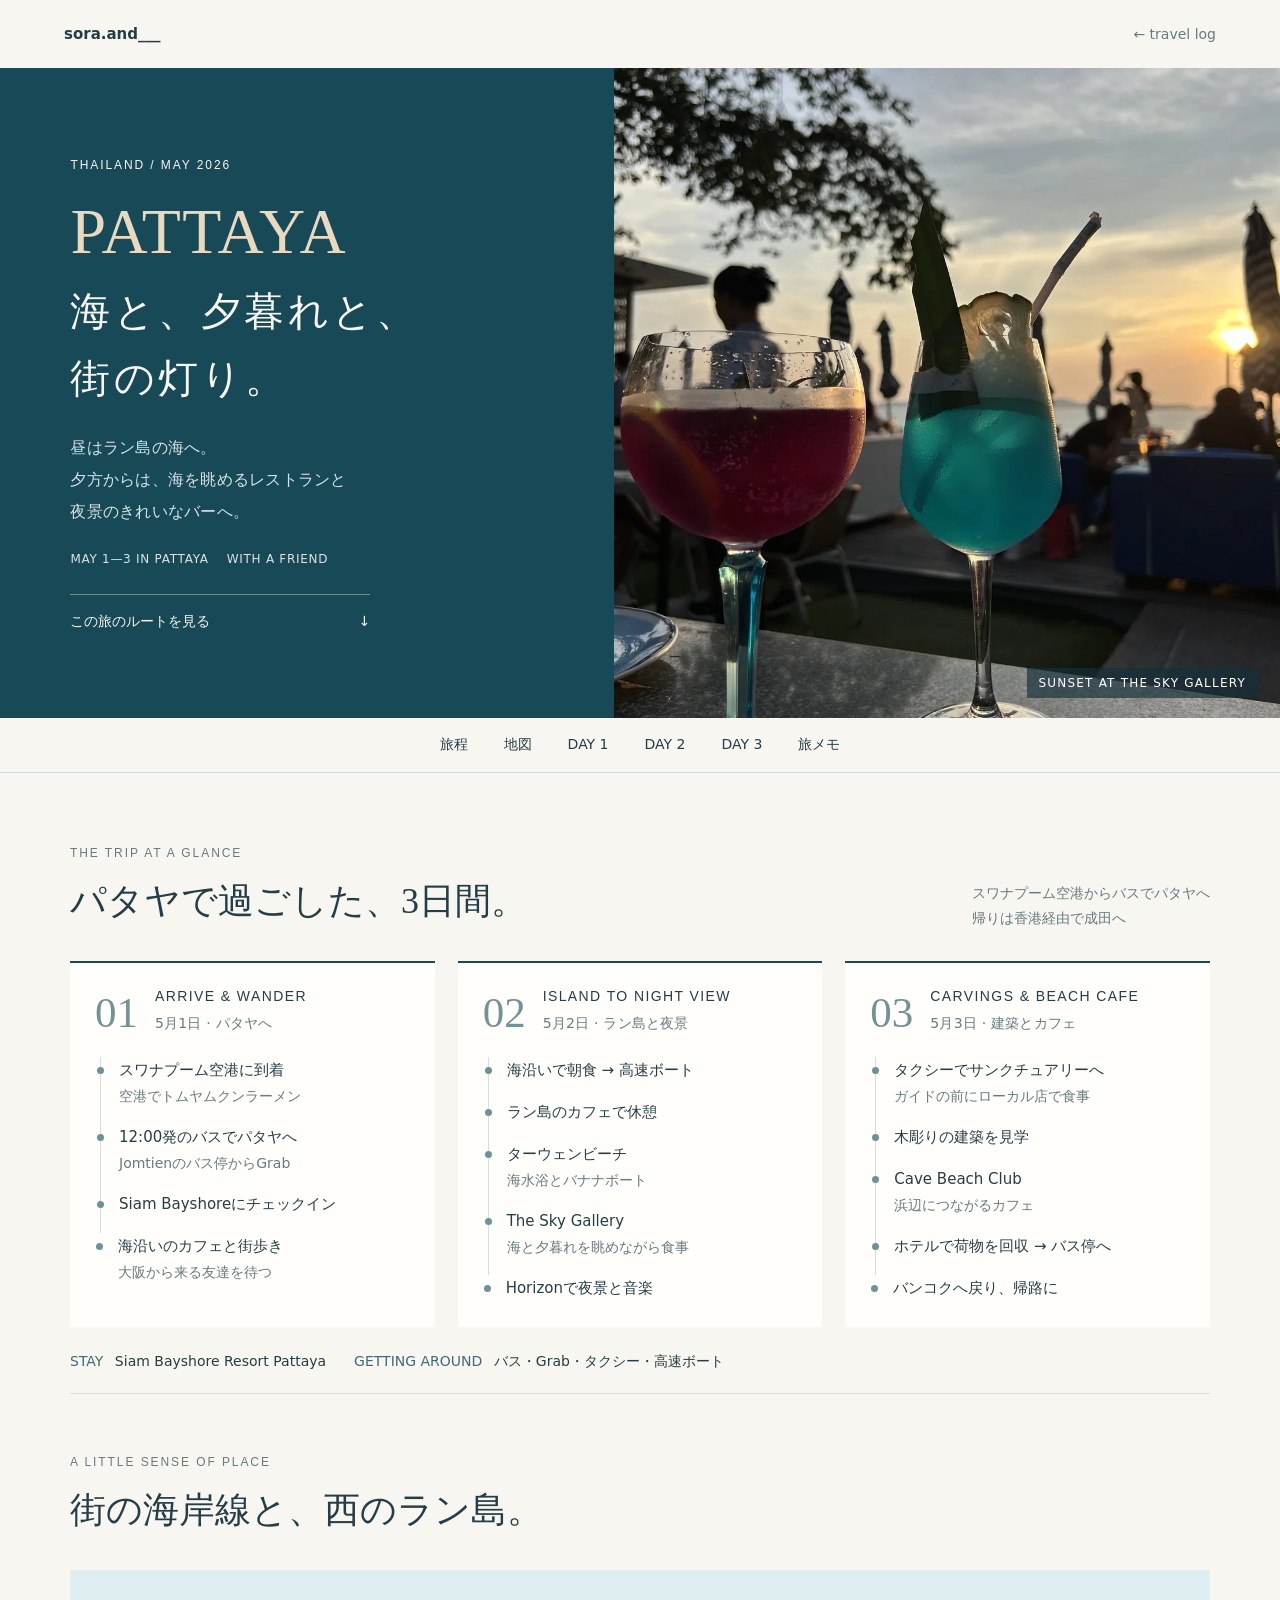
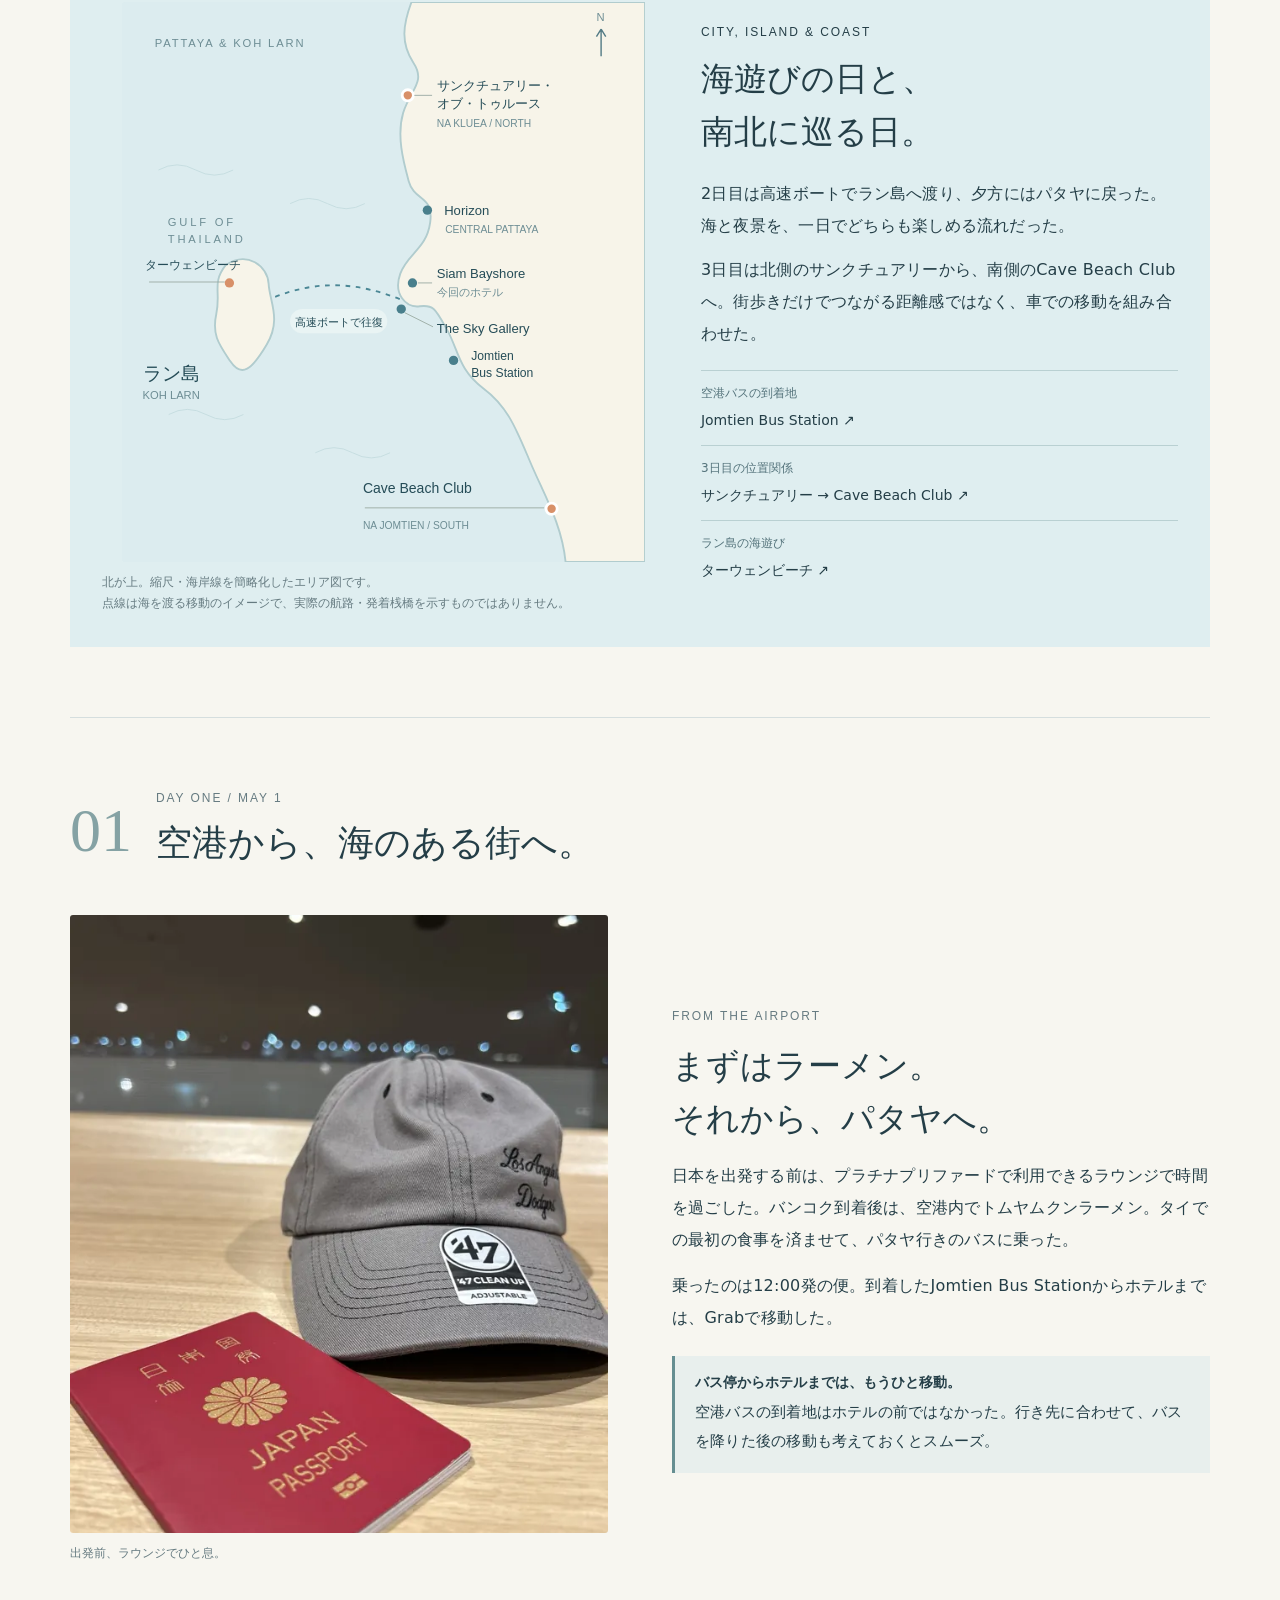
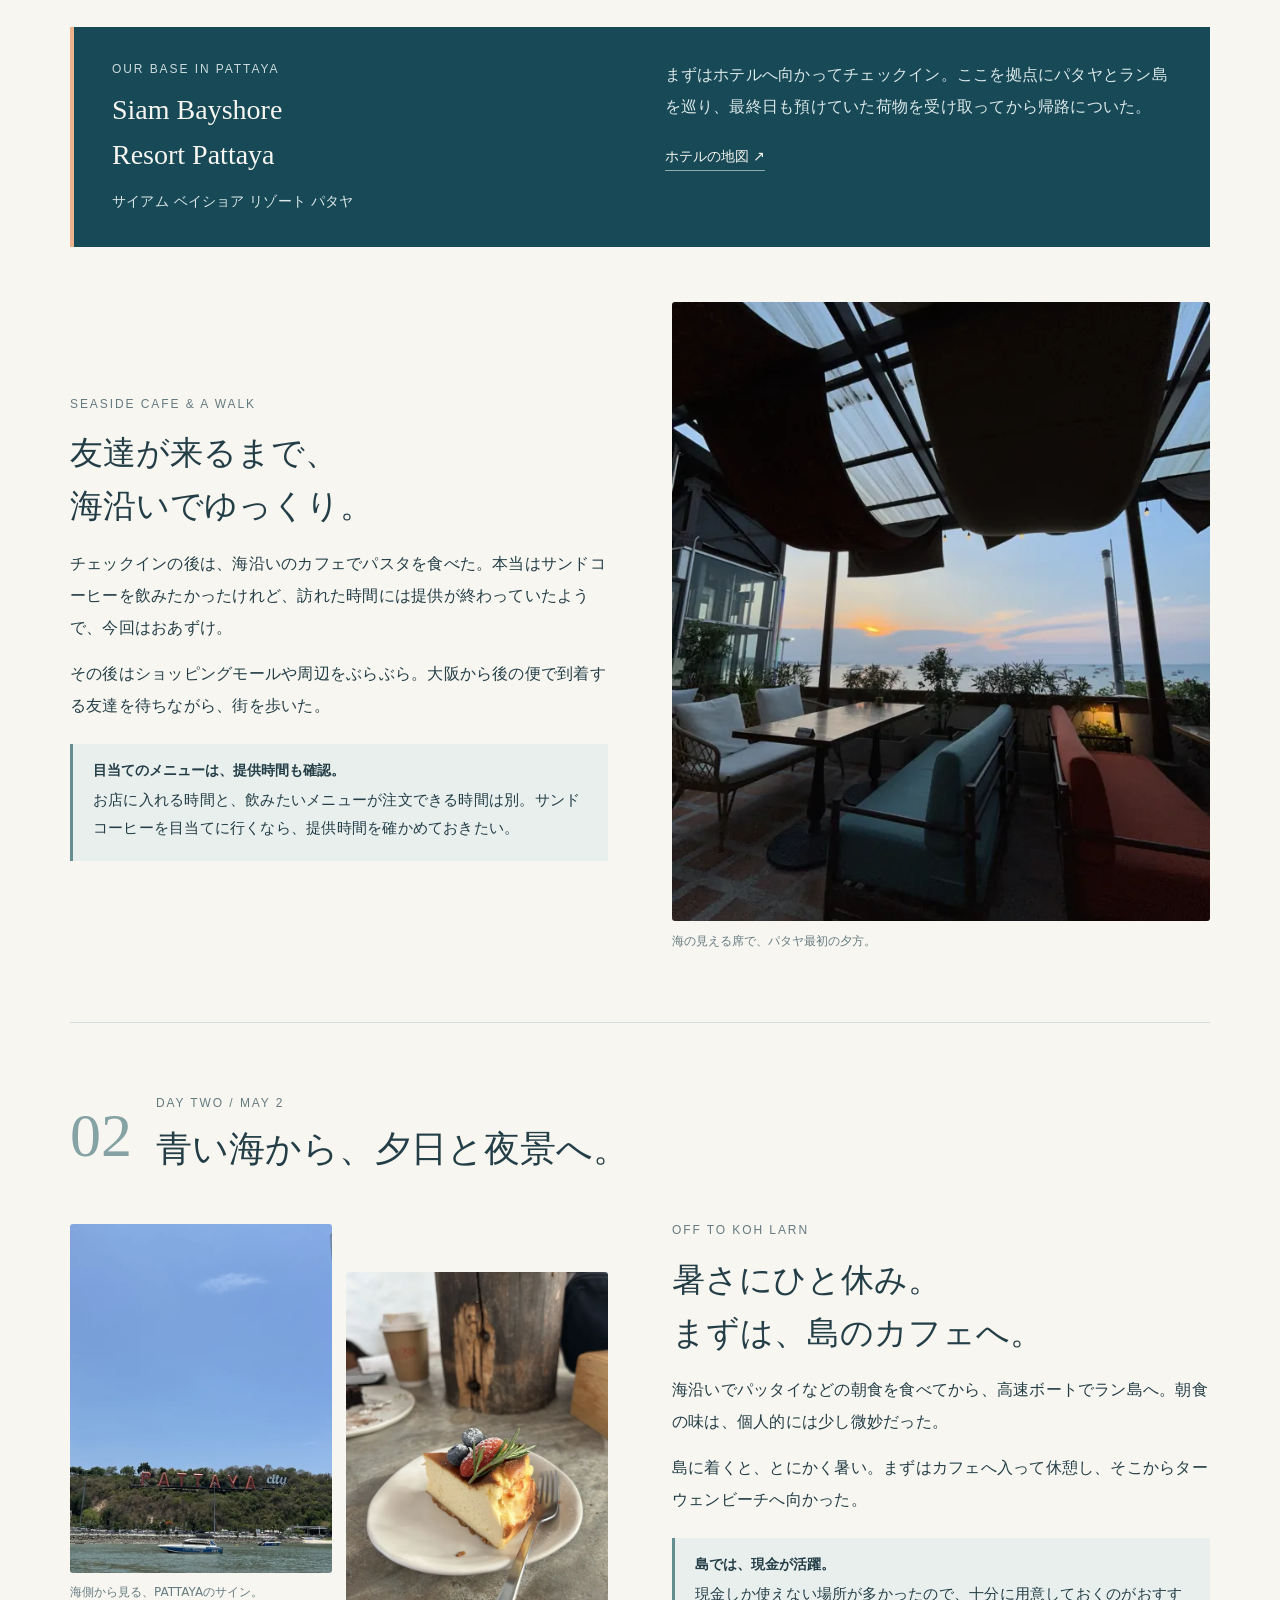
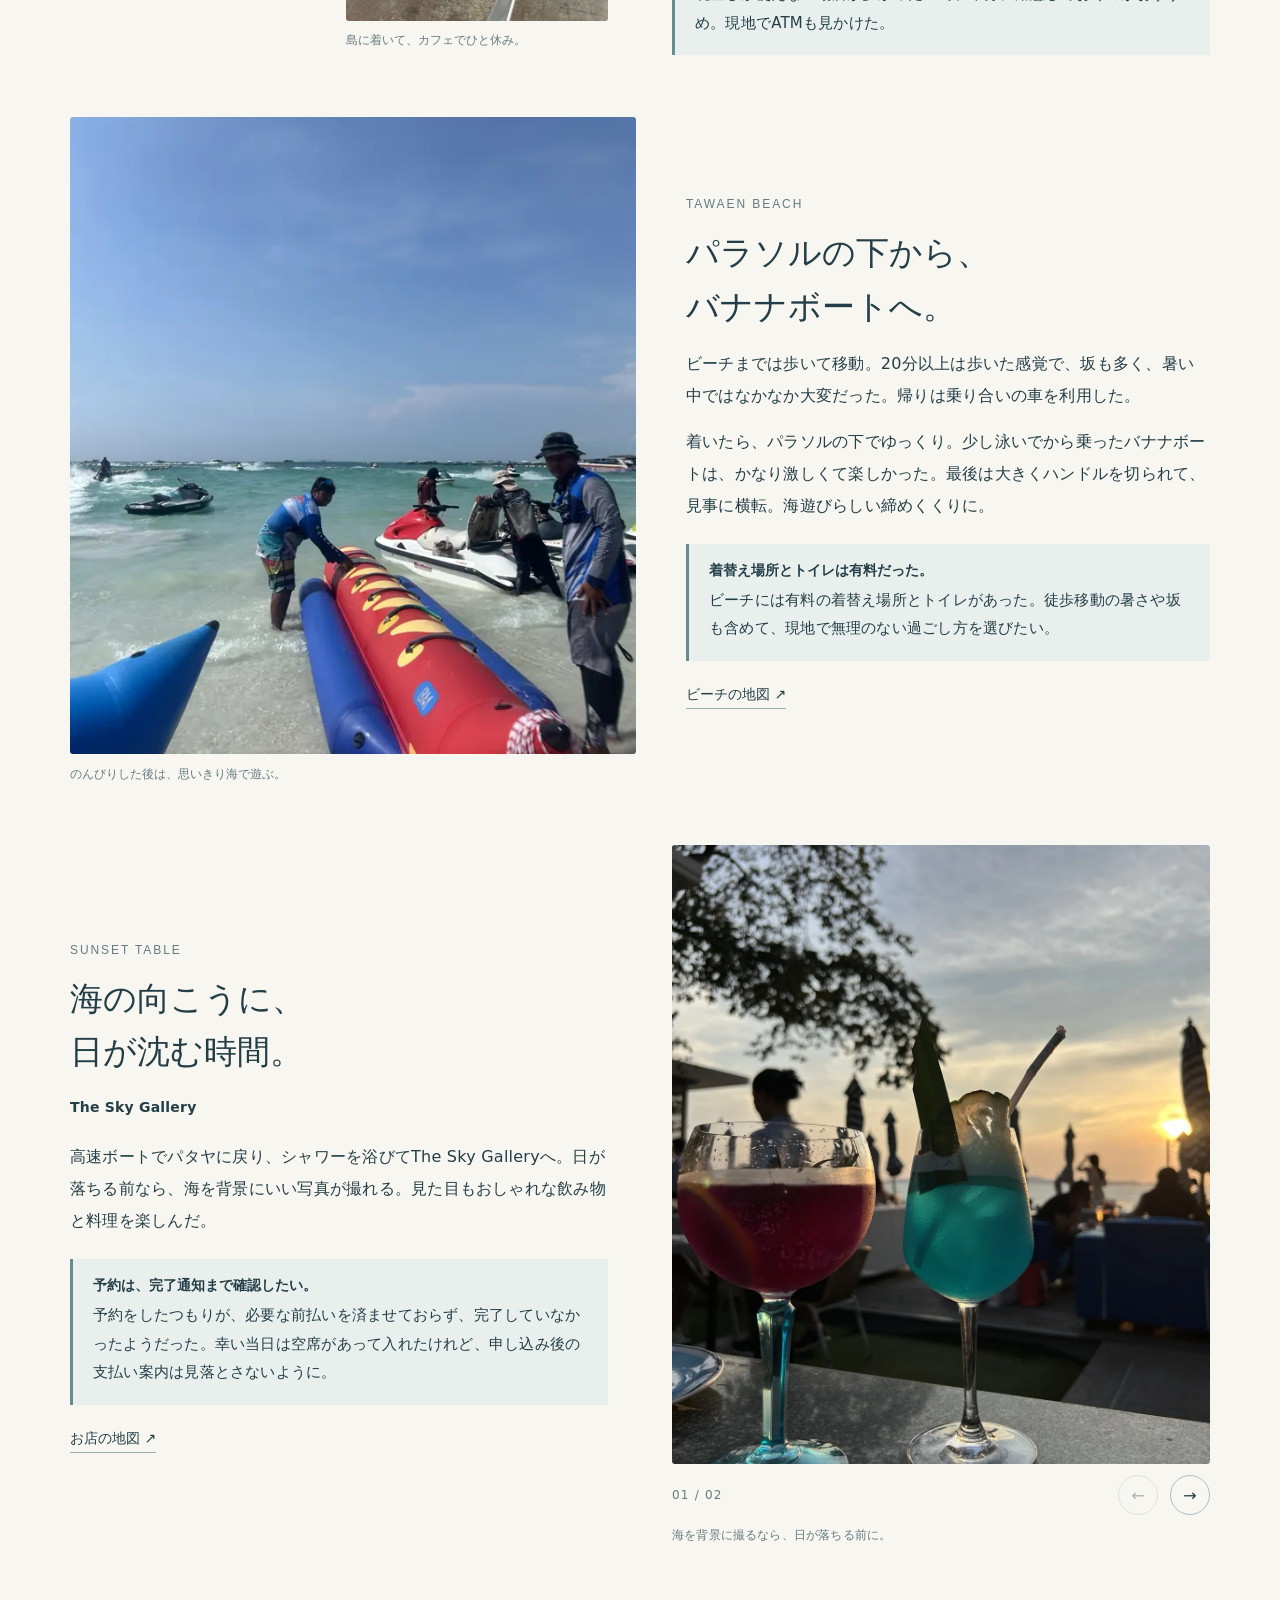
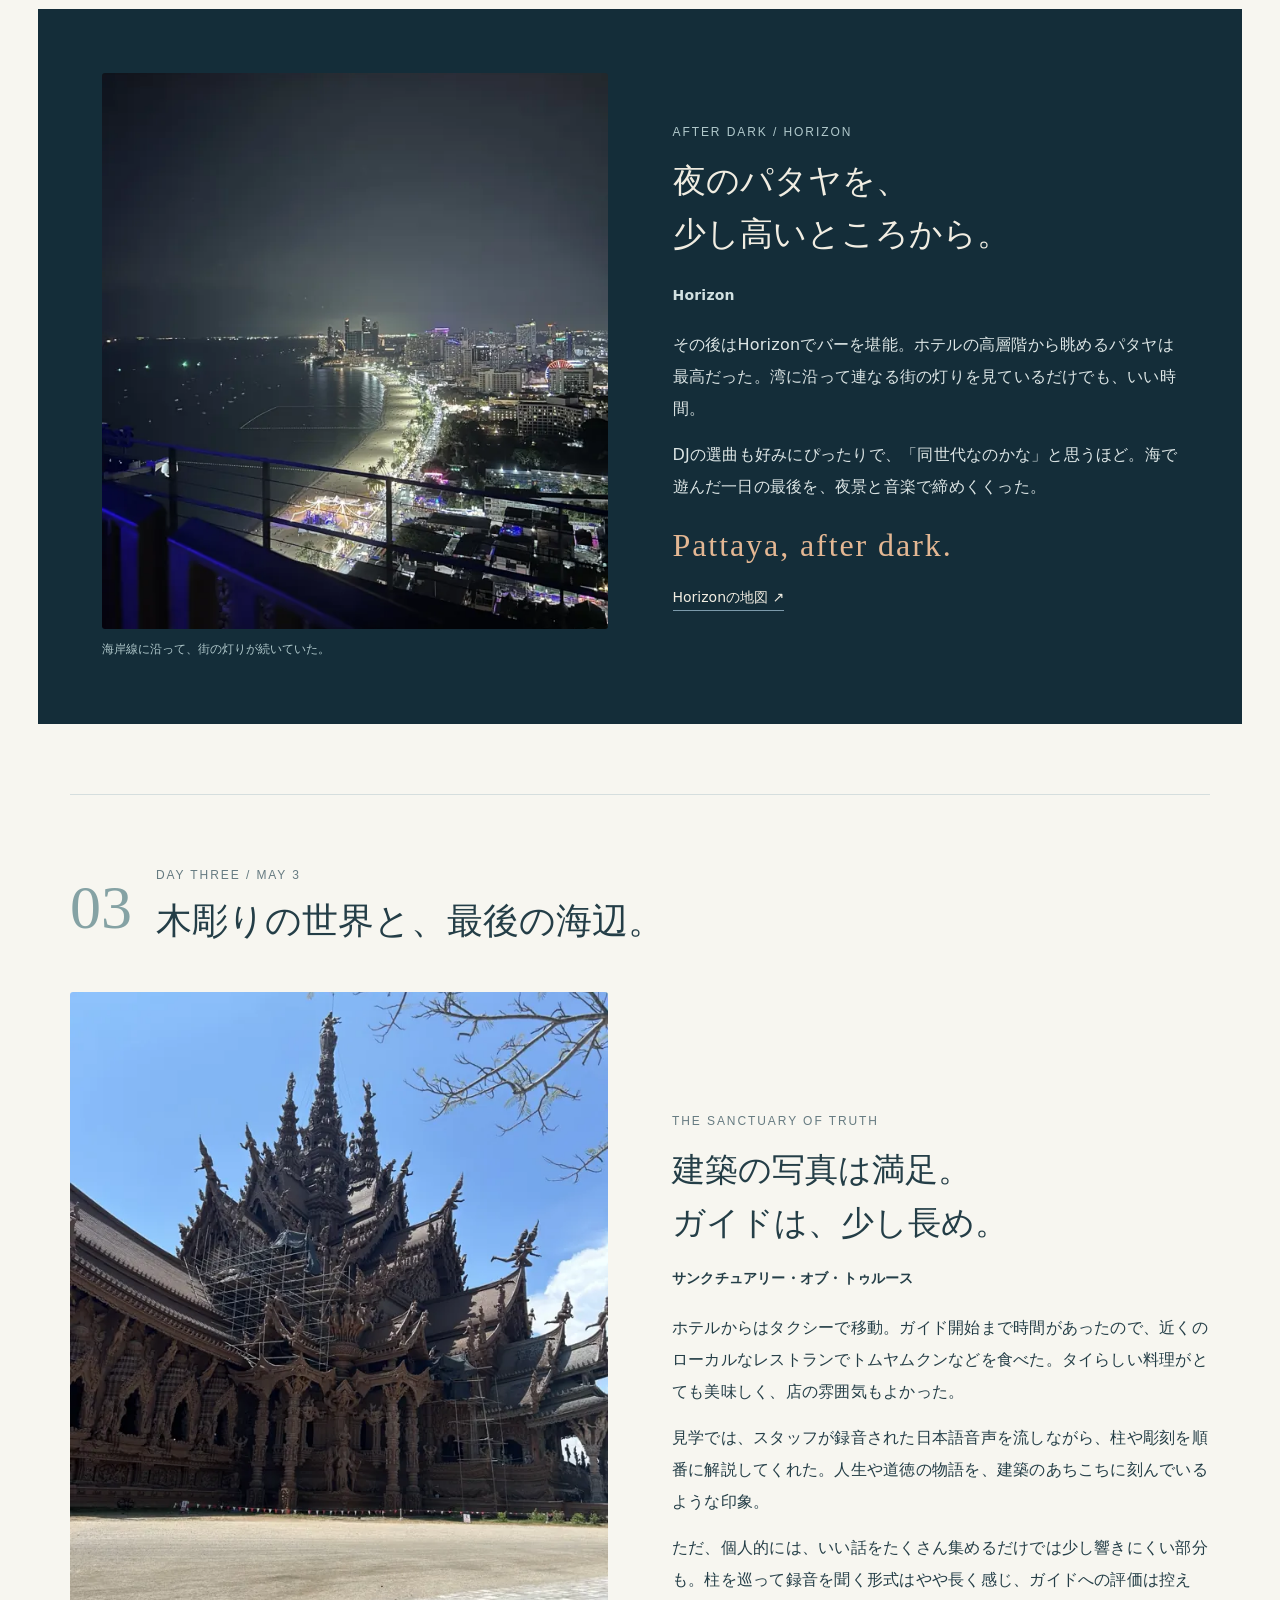
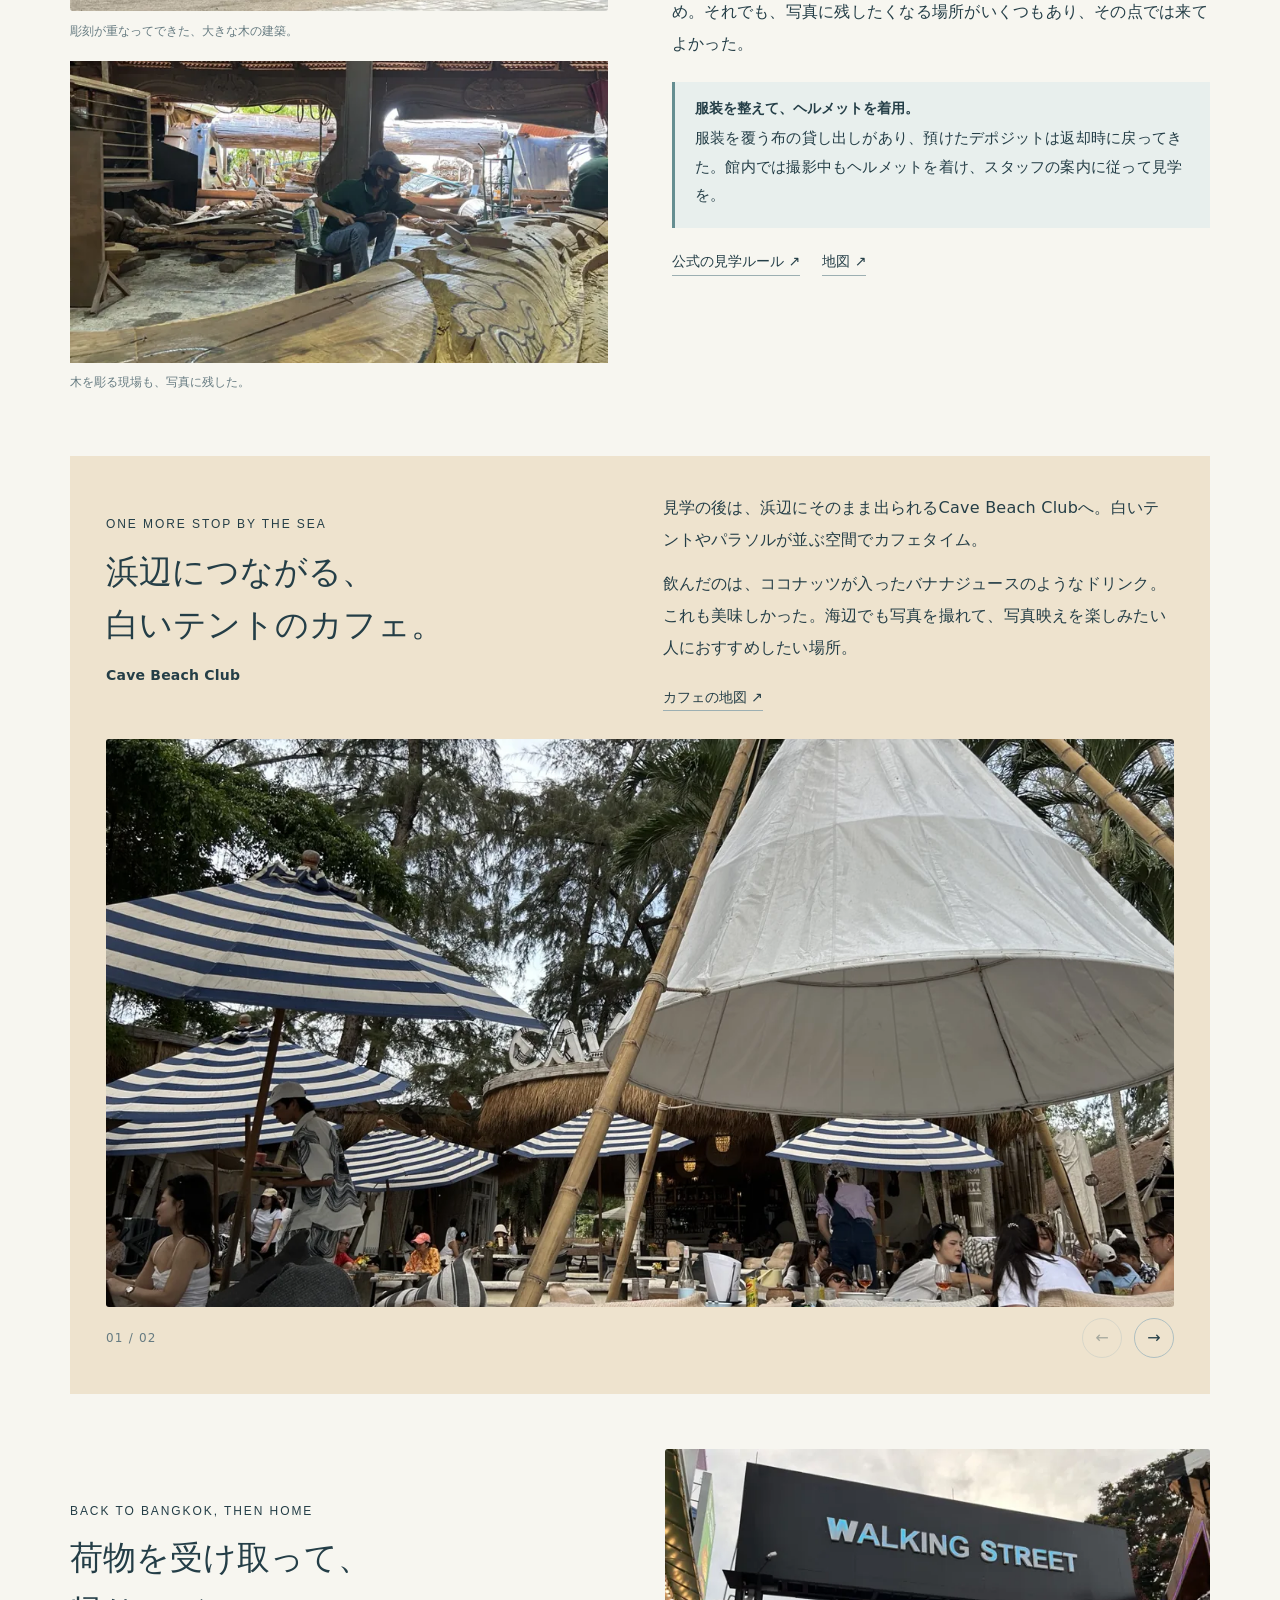
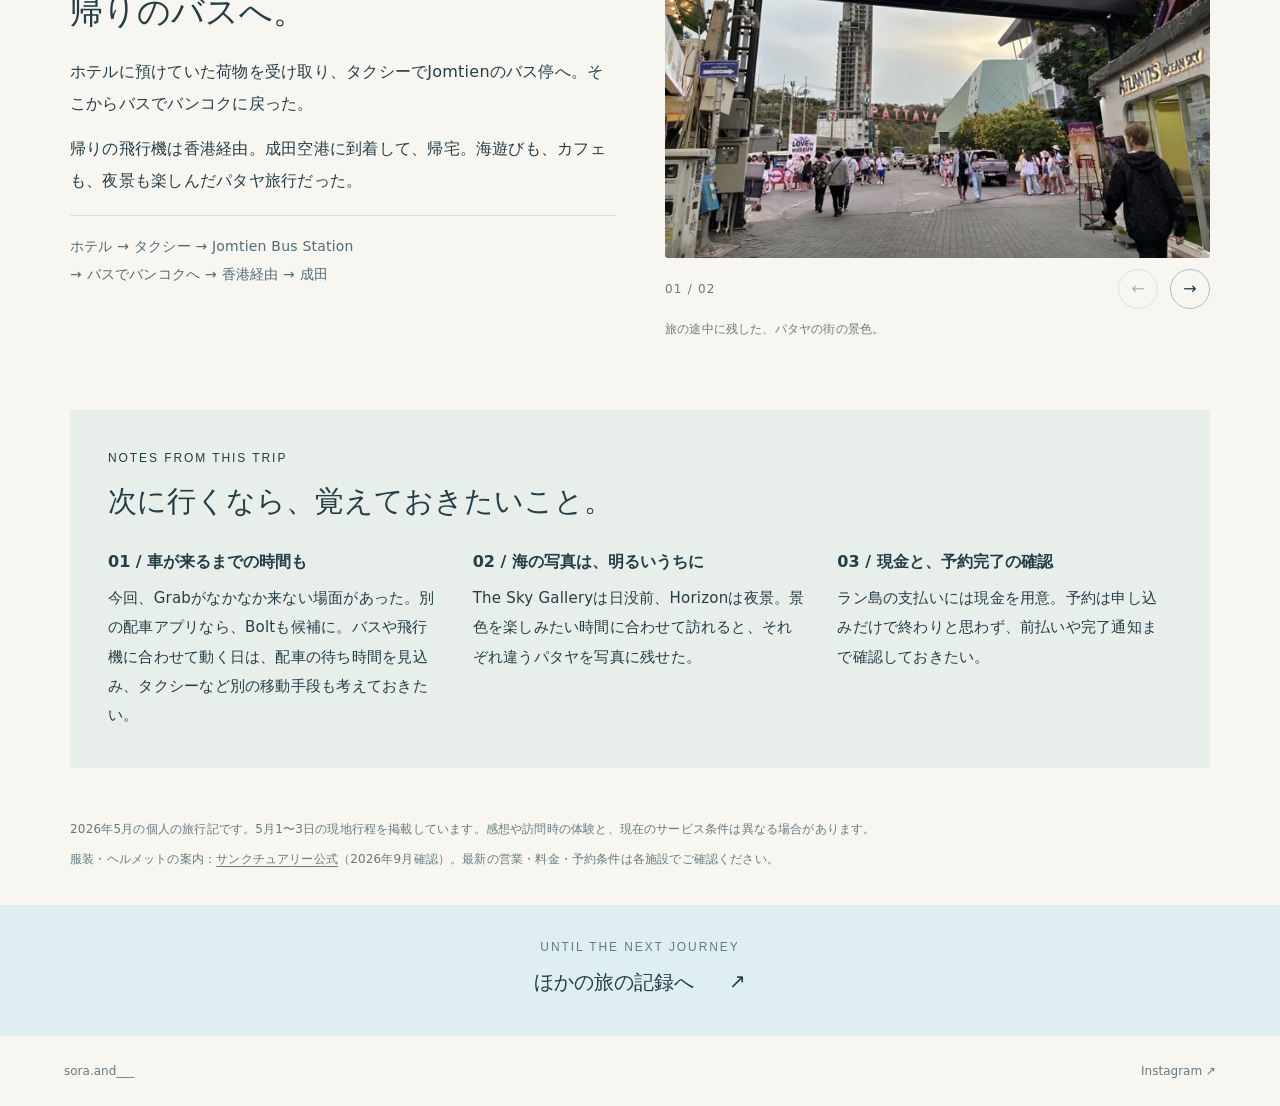
<file: pattaya/index.html>
<!doctype html>
<html lang="ja">
<head>
<meta charset="utf-8"><meta name="viewport" content="width=device-width,initial-scale=1">
<title>パタヤ｜海と、夕暮れと、街の灯り。 | sora.and___</title>
<meta name="description" content="ラン島で海遊び、The Sky Galleryで夕暮れ、Horizonで夜景。サンクチュアリー・オブ・トゥルースとCave Beach Clubも巡った、2026年5月のパタヤ旅行記。旅程・地図・実際に困ったことも。">
<meta name="theme-color" content="#174957"><link rel="canonical" href="https://aoblueee.github.io/SoraAnd/pattaya/">
<meta property="og:type" content="article"><meta property="og:title" content="パタヤ｜海と、夕暮れと、街の灯り。"><meta property="og:description" content="ラン島の青い海から、パタヤの夕暮れと夜景へ。2026年5月の旅の記録。"><meta property="og:url" content="https://aoblueee.github.io/SoraAnd/pattaya/"><meta property="og:image" content="https://aoblueee.github.io/SoraAnd/pattaya/assets/sky-sunset.webp"><meta property="og:locale" content="ja_JP">
<link rel="stylesheet" href="style.css?v=1"><script defer src="gallery.js?v=1"></script>
</head>
<body>
<a class="skip" href="#itinerary">旅程へ進む</a>
<header class="site-header"><a class="brand" href="../">sora.and___</a><a class="back" href="../">← travel log</a></header>
<main>
<section class="hero" id="top">
 <div class="hero-copy"><p class="eyebrow">THAILAND / MAY 2026</p><div class="destination">PATTAYA</div><h1>海と、夕暮れと、<br>街の灯り。</h1><p class="hero-lead">昼はラン島の海へ。<br>夕方からは、海を眺めるレストランと<br>夜景のきれいなバーへ。</p><div class="hero-meta"><span>MAY 1—3 IN PATTAYA</span><span>WITH A FRIEND</span></div><a class="hero-link" href="#itinerary">この旅のルートを見る <span>↓</span></a></div>
 <figure class="hero-photo"><img src="assets/sky-sunset.webp" srcset="assets/sky-sunset-small.webp 640w,assets/sky-sunset.webp 1152w" sizes="(max-width:700px) 100vw, 52vw" width="1152" height="1536" alt="The Sky Galleryで、海と夕日を背景に並べた赤と青のドリンク" fetchpriority="high"><figcaption>SUNSET AT THE SKY GALLERY</figcaption></figure>
</section>
<nav class="nav" aria-label="ページ内目次"><a href="#itinerary">旅程</a><a href="#route-map">地図</a><a href="#day1">DAY 1</a><a href="#day2">DAY 2</a><a href="#day3">DAY 3</a><a href="#notes">旅メモ</a></nav>
<div class="wrap">
<section class="section" id="itinerary">
 <div class="section-head"><div><p class="eyebrow">THE TRIP AT A GLANCE</p><h2>パタヤで過ごした、3日間。</h2></div><span class="section-note">スワナプーム空港からバスでパタヤへ<br>帰りは香港経由で成田へ</span></div>
 <div class="days">
  <div class="day"><div class="day-head"><span>01</span><div><h3>ARRIVE &amp; WANDER</h3><p>5月1日 · パタヤへ</p></div></div><ol><li><a href="#arrival">スワナプーム空港に到着</a><small>空港でトムヤムクンラーメン</small></li><li><a href="#arrival">12:00発のバスでパタヤへ</a><small>Jomtienのバス停からGrab</small></li><li><a href="#stay">Siam Bayshoreにチェックイン</a></li><li><a href="#seaside-cafe">海沿いのカフェと街歩き</a><small>大阪から来る友達を待つ</small></li></ol></div>
  <div class="day"><div class="day-head"><span>02</span><div><h3>ISLAND TO NIGHT VIEW</h3><p>5月2日 · ラン島と夜景</p></div></div><ol><li><a href="#island">海沿いで朝食 → 高速ボート</a></li><li><a href="#island">ラン島のカフェで休憩</a></li><li><a href="#beach">ターウェンビーチ</a><small>海水浴とバナナボート</small></li><li><a href="#sky-gallery">The Sky Gallery</a><small>海と夕暮れを眺めながら食事</small></li><li><a href="#horizon">Horizonで夜景と音楽</a></li></ol></div>
  <div class="day"><div class="day-head"><span>03</span><div><h3>CARVINGS &amp; BEACH CAFE</h3><p>5月3日 · 建築とカフェ</p></div></div><ol><li><a href="#sanctuary">タクシーでサンクチュアリーへ</a><small>ガイドの前にローカル店で食事</small></li><li><a href="#sanctuary">木彫りの建築を見学</a></li><li><a href="#cave">Cave Beach Club</a><small>浜辺につながるカフェ</small></li><li><a href="#home">ホテルで荷物を回収 → バス停へ</a></li><li><a href="#home">バンコクへ戻り、帰路に</a></li></ol></div>
 </div>
 <div class="transport-strip"><span><b>STAY</b> Siam Bayshore Resort Pattaya</span><span><b>GETTING AROUND</b> バス・Grab・タクシー・高速ボート</span></div>
</section>
<section class="map-section" id="route-map">
 <div class="section-head"><div><p class="eyebrow">A LITTLE SENSE OF PLACE</p><h2>街の海岸線と、西のラン島。</h2></div></div>
 <div class="map-layout"><figure class="map-figure"><img src="assets/route-map.svg" width="560" height="600" loading="lazy" alt="パタヤ市街の西にラン島、北にサンクチュアリー、南にジョムティエンとCave Beach Clubを示す位置関係の略図"><figcaption>北が上。縮尺・海岸線を簡略化したエリア図です。<br>点線は海を渡る移動のイメージで、実際の航路・発着桟橋を示すものではありません。</figcaption></figure>
 <div class="map-copy"><p class="eyebrow">CITY, ISLAND &amp; COAST</p><h3>海遊びの日と、<br>南北に巡る日。</h3><p>2日目は高速ボートでラン島へ渡り、夕方にはパタヤに戻った。海と夜景を、一日でどちらも楽しめる流れだった。</p><p>3日目は北側のサンクチュアリーから、南側のCave Beach Clubへ。街歩きだけでつながる距離感ではなく、車での移動を組み合わせた。</p><div class="route-links"><a href="https://www.google.com/maps/search/?api=1&amp;query=Jomtien+Bus+Station+Suvarnabhumi+Airport+Bus" target="_blank" rel="noopener noreferrer"><span>空港バスの到着地</span>Jomtien Bus Station ↗</a><a href="https://www.google.com/maps/dir/?api=1&amp;origin=The+Sanctuary+of+Truth+Pattaya&amp;destination=Cave+Beach+Club+Na+Jomtien&amp;travelmode=driving" target="_blank" rel="noopener noreferrer"><span>3日目の位置関係</span>サンクチュアリー → Cave Beach Club ↗</a><a href="https://www.google.com/maps/search/?api=1&amp;query=Tawaen+Beach+Koh+Larn" target="_blank" rel="noopener noreferrer"><span>ラン島の海遊び</span>ターウェンビーチ ↗</a></div></div></div>
</section>
<section class="chapter section" id="day1">
 <div class="chapter-heading"><span>01</span><div><p class="eyebrow">DAY ONE / MAY 1</p><h2>空港から、海のある街へ。</h2></div></div>
 <article class="story" id="arrival"><figure class="media photo"><img src="assets/departure.webp" srcset="assets/departure-small.webp 640w,assets/departure.webp 1152w" sizes="(max-width:700px) 100vw, 48vw" width="1152" height="1536" loading="lazy" alt="出発前の空港で、カウンターに置いたキャップとパスポートの表紙"><figcaption>出発前、ラウンジでひと息。</figcaption></figure><div class="copy"><p class="eyebrow">FROM THE AIRPORT</p><h3>まずはラーメン。<br>それから、パタヤへ。</h3><p>日本を出発する前は、プラチナプリファードで利用できるラウンジで時間を過ごした。バンコク到着後は、空港内でトムヤムクンラーメン。タイでの最初の食事を済ませて、パタヤ行きのバスに乗った。</p><p>乗ったのは12:00発の便。到着したJomtien Bus Stationからホテルまでは、Grabで移動した。</p><div class="note"><strong>バス停からホテルまでは、もうひと移動。</strong><p>空港バスの到着地はホテルの前ではなかった。行き先に合わせて、バスを降りた後の移動も考えておくとスムーズ。</p></div></div></article>
 <article class="stay" id="stay"><div><p class="eyebrow">OUR BASE IN PATTAYA</p><h3>Siam Bayshore<br>Resort Pattaya</h3><p class="inline-note">サイアム ベイショア リゾート パタヤ</p></div><div><p>まずはホテルへ向かってチェックイン。ここを拠点にパタヤとラン島を巡り、最終日も預けていた荷物を受け取ってから帰路についた。</p><div class="links"><a href="https://www.google.com/maps/search/?api=1&amp;query=Siam+Bayshore+Resort+Pattaya" target="_blank" rel="noopener noreferrer">ホテルの地図 ↗</a></div></div></article>
 <article class="story reverse" id="seaside-cafe" style="margin-top:55px;margin-bottom:0"><figure class="media photo"><img src="assets/shaloba-terrace.webp" srcset="assets/shaloba-terrace-small.webp 640w,assets/shaloba-terrace.webp 1152w" sizes="(max-width:700px) 100vw, 48vw" width="1152" height="1536" loading="lazy" alt="海を見渡すカフェのテラス。青いソファと、屋根の向こうに沈む夕日"><figcaption>海の見える席で、パタヤ最初の夕方。</figcaption></figure><div class="copy"><p class="eyebrow">SEASIDE CAFE &amp; A WALK</p><h3>友達が来るまで、<br>海沿いでゆっくり。</h3><p>チェックインの後は、海沿いのカフェでパスタを食べた。本当はサンドコーヒーを飲みたかったけれど、訪れた時間には提供が終わっていたようで、今回はおあずけ。</p><p>その後はショッピングモールや周辺をぶらぶら。大阪から後の便で到着する友達を待ちながら、街を歩いた。</p><div class="note"><strong>目当てのメニューは、提供時間も確認。</strong><p>お店に入れる時間と、飲みたいメニューが注文できる時間は別。サンドコーヒーを目当てに行くなら、提供時間を確かめておきたい。</p></div></div></article>
</section>
<section class="chapter section" id="day2">
 <div class="chapter-heading"><span>02</span><div><p class="eyebrow">DAY TWO / MAY 2</p><h2>青い海から、夕日と夜景へ。</h2></div></div>
 <article class="story" id="island"><div class="media mini-pair"><figure><img src="assets/pattaya-sign.webp" srcset="assets/pattaya-sign-small.webp 640w,assets/pattaya-sign.webp 1152w" sizes="(max-width:700px) 45vw, 24vw" width="1152" height="1536" loading="lazy" alt="海から眺めるPATTAYA cityの文字と、丘の緑"><figcaption>海側から見る、PATTAYAのサイン。</figcaption></figure><figure class="offset"><img src="assets/island-cafe.webp" srcset="assets/island-cafe-small.webp 640w,assets/island-cafe.webp 1152w" sizes="(max-width:700px) 45vw, 24vw" width="1152" height="1536" loading="lazy" alt="ラン島のカフェで撮った、ベリーとハーブが載ったケーキ"><figcaption>島に着いて、カフェでひと休み。</figcaption></figure></div><div class="copy"><p class="eyebrow">OFF TO KOH LARN</p><h3>暑さにひと休み。<br>まずは、島のカフェへ。</h3><p>海沿いでパッタイなどの朝食を食べてから、高速ボートでラン島へ。朝食の味は、個人的には少し微妙だった。</p><p>島に着くと、とにかく暑い。まずはカフェへ入って休憩し、そこからターウェンビーチへ向かった。</p><div class="note"><strong>島では、現金が活躍。</strong><p>現金しか使えない場所が多かったので、十分に用意しておくのがおすすめ。現地でATMも見かけた。</p></div></div></article>
 <article class="beach-feature" id="beach"><figure class="photo"><img src="assets/banana-boat.webp" srcset="assets/banana-boat-small.webp 640w,assets/banana-boat.webp 1152w" sizes="(max-width:700px) 100vw, 50vw" width="1152" height="1536" loading="lazy" alt="ターウェンビーチの砂浜と水色の海、海辺に並ぶバナナボート"><figcaption>のんびりした後は、思いきり海で遊ぶ。</figcaption></figure><div class="copy"><p class="eyebrow">TAWAEN BEACH</p><h3>パラソルの下から、<br>バナナボートへ。</h3><p>ビーチまでは歩いて移動。20分以上は歩いた感覚で、坂も多く、暑い中ではなかなか大変だった。帰りは乗り合いの車を利用した。</p><p>着いたら、パラソルの下でゆっくり。少し泳いでから乗ったバナナボートは、かなり激しくて楽しかった。最後は大きくハンドルを切られて、見事に横転。海遊びらしい締めくくりに。</p><div class="note"><strong>着替え場所とトイレは有料だった。</strong><p>ビーチには有料の着替え場所とトイレがあった。徒歩移動の暑さや坂も含めて、現地で無理のない過ごし方を選びたい。</p></div><div class="links"><a href="https://www.google.com/maps/search/?api=1&amp;query=Tawaen+Beach+Koh+Larn" target="_blank" rel="noopener noreferrer">ビーチの地図 ↗</a></div></div></article>
 <article class="story reverse" id="sky-gallery"><div class="media gallery" data-gallery><div class="gallery-track" tabindex="0" role="region" aria-label="The Sky Galleryの写真"><figure><img src="assets/sky-sunset.webp" srcset="assets/sky-sunset-small.webp 640w,assets/sky-sunset.webp 1152w" sizes="(max-width:700px) 100vw, 48vw" width="1152" height="1536" loading="lazy" alt="The Sky Galleryで海と夕日を背景にしたカラフルなドリンク"></figure><figure><img src="assets/sky-sign.webp" srcset="assets/sky-sign-small.webp 640w,assets/sky-sign.webp 1152w" sizes="(max-width:700px) 100vw, 48vw" width="1152" height="1536" loading="lazy" alt="夜のThe Sky Galleryの光るサインと、木々に囲まれたベンチ"></figure></div><div class="gallery-controls"><span class="gallery-counter" aria-live="polite">01 / 02</span><button data-prev aria-label="The Sky Galleryの前の写真">←</button><button data-next aria-label="The Sky Galleryの次の写真">→</button></div><p class="gallery-caption">海を背景に撮るなら、日が落ちる前に。</p></div><div class="copy"><p class="eyebrow">SUNSET TABLE</p><h3>海の向こうに、<br>日が沈む時間。</h3><p class="spot-name">The Sky Gallery</p><p>高速ボートでパタヤに戻り、シャワーを浴びてThe Sky Galleryへ。日が落ちる前なら、海を背景にいい写真が撮れる。見た目もおしゃれな飲み物と料理を楽しんだ。</p><div class="note"><strong>予約は、完了通知まで確認したい。</strong><p>予約をしたつもりが、必要な前払いを済ませておらず、完了していなかったようだった。幸い当日は空席があって入れたけれど、申し込み後の支払い案内は見落とさないように。</p></div><div class="links"><a href="https://www.google.com/maps/search/?api=1&amp;query=The+Sky+Gallery+Pattaya" target="_blank" rel="noopener noreferrer">お店の地図 ↗</a></div></div></article>
 <article class="night-band" id="horizon"><figure class="photo"><img src="assets/horizon.webp" srcset="assets/horizon-small.webp 640w,assets/horizon.webp 1152w" sizes="(max-width:700px) 100vw, 48vw" width="1152" height="1536" loading="lazy" alt="Horizonの高層階から見渡す、パタヤのカーブする海岸線と夜の街の灯り"><figcaption>海岸線に沿って、街の灯りが続いていた。</figcaption></figure><div><p class="eyebrow">AFTER DARK / HORIZON</p><h3>夜のパタヤを、<br>少し高いところから。</h3><p class="spot-name">Horizon</p><p>その後はHorizonでバーを堪能。ホテルの高層階から眺めるパタヤは最高だった。湾に沿って連なる街の灯りを見ているだけでも、いい時間。</p><p style="margin-top:14px">DJの選曲も好みにぴったりで、「同世代なのかな」と思うほど。海で遊んだ一日の最後を、夜景と音楽で締めくくった。</p><div class="night-tag">Pattaya, after dark.</div><div class="links"><a href="https://www.google.com/maps/search/?api=1&amp;query=Horizon+Hilton+Pattaya" target="_blank" rel="noopener noreferrer">Horizonの地図 ↗</a></div></div></article>
</section>
<section class="chapter section" id="day3">
 <div class="chapter-heading"><span>03</span><div><p class="eyebrow">DAY THREE / MAY 3</p><h2>木彫りの世界と、最後の海辺。</h2></div></div>
 <article class="story" id="sanctuary"><div class="media"><figure class="photo"><img src="assets/sanctuary.webp" srcset="assets/sanctuary-small.webp 640w,assets/sanctuary.webp 1152w" sizes="(max-width:700px) 100vw, 48vw" width="1152" height="1536" loading="lazy" alt="青空に向かって尖塔が伸びる、サンクチュアリー・オブ・トゥルースの木彫りの建築"><figcaption>彫刻が重なってできた、大きな木の建築。</figcaption></figure><figure class="craft"><img src="assets/woodcarving.webp" srcset="assets/woodcarving-small.webp 640w,assets/woodcarving.webp 1400w" sizes="(max-width:700px) 100vw, 48vw" width="1400" height="1050" loading="lazy" alt="木材や木くずに囲まれながら彫刻を制作する職人"><figcaption>木を彫る現場も、写真に残した。</figcaption></figure></div><div class="copy"><p class="eyebrow">THE SANCTUARY OF TRUTH</p><h3>建築の写真は満足。<br>ガイドは、少し長め。</h3><p class="spot-name">サンクチュアリー・オブ・トゥルース</p><p>ホテルからはタクシーで移動。ガイド開始まで時間があったので、近くのローカルなレストランでトムヤムクンなどを食べた。タイらしい料理がとても美味しく、店の雰囲気もよかった。</p><p>見学では、スタッフが録音された日本語音声を流しながら、柱や彫刻を順番に解説してくれた。人生や道徳の物語を、建築のあちこちに刻んでいるような印象。</p><p>ただ、個人的には、いい話をたくさん集めるだけでは少し響きにくい部分も。柱を巡って録音を聞く形式はやや長く感じ、ガイドへの評価は控えめ。それでも、写真に残したくなる場所がいくつもあり、その点では来てよかった。</p><div class="note"><strong>服装を整えて、ヘルメットを着用。</strong><p>服装を覆う布の貸し出しがあり、預けたデポジットは返却時に戻ってきた。館内では撮影中もヘルメットを着け、スタッフの案内に従って見学を。</p></div><div class="links"><a href="https://sanctuaryoftruthmuseum.com/visit-us/" target="_blank" rel="noopener noreferrer">公式の見学ルール ↗</a><a href="https://www.google.com/maps/search/?api=1&amp;query=The+Sanctuary+of+Truth+Pattaya" target="_blank" rel="noopener noreferrer">地図 ↗</a></div></div></article>
 <article class="cave" id="cave"><div class="cave-head"><div><p class="eyebrow">ONE MORE STOP BY THE SEA</p><h3>浜辺につながる、<br>白いテントのカフェ。</h3><p class="spot-name">Cave Beach Club</p></div><div><p>見学の後は、浜辺にそのまま出られるCave Beach Clubへ。白いテントやパラソルが並ぶ空間でカフェタイム。</p><p style="margin-top:12px">飲んだのは、ココナッツが入ったバナナジュースのようなドリンク。これも美味しかった。海辺でも写真を撮れて、写真映えを楽しみたい人におすすめしたい場所。</p><div class="links"><a href="https://www.google.com/maps/search/?api=1&amp;query=Cave+Beach+Club+Na+Jomtien" target="_blank" rel="noopener noreferrer">カフェの地図 ↗</a></div></div></div><div class="gallery" data-gallery><div class="gallery-track" tabindex="0" role="region" aria-label="Cave Beach Clubの写真"><figure><img src="assets/cave-seating.webp" srcset="assets/cave-seating-small.webp 640w,assets/cave-seating.webp 1400w" sizes="(max-width:1140px) 100vw, 1068px" width="1400" height="1050" loading="lazy" alt="Cave Beach Clubの白い三角テント、ストライプのパラソルとクッション席"></figure><figure><img src="assets/cave-entrance.webp" srcset="assets/cave-entrance-small.webp 640w,assets/cave-entrance.webp 1400w" sizes="(max-width:1140px) 100vw, 1068px" width="1400" height="1050" loading="lazy" alt="茅葺き屋根と白い壁、CAVEの文字があるCave Beach Clubの入り口"></figure></div><div class="gallery-controls"><span class="gallery-counter" aria-live="polite">01 / 02</span><button data-prev aria-label="Cave Beach Clubの前の写真">←</button><button data-next aria-label="Cave Beach Clubの次の写真">→</button></div></div></article>
 <article class="return" id="home"><div><p class="eyebrow">BACK TO BANGKOK, THEN HOME</p><h3>荷物を受け取って、<br>帰りのバスへ。</h3><p>ホテルに預けていた荷物を受け取り、タクシーでJomtienのバス停へ。そこからバスでバンコクに戻った。</p><p style="margin-top:13px">帰りの飛行機は香港経由。成田空港に到着して、帰宅。海遊びも、カフェも、夜景も楽しんだパタヤ旅行だった。</p><p class="return-path">ホテル → タクシー → Jomtien Bus Station<br>→ バスでバンコクへ → 香港経由 → 成田</p></div><div class="gallery landscape" data-gallery><div class="gallery-track" tabindex="0" role="region" aria-label="パタヤの街の写真"><figure><img src="assets/walking-street.webp" srcset="assets/walking-street-small.webp 640w,assets/walking-street.webp 1400w" sizes="(max-width:700px) 100vw, 48vw" width="1400" height="1050" loading="lazy" alt="WALKING STREETと書かれたゲートと、パタヤの街を歩く人々"></figure><figure><img src="assets/beach-road.webp" srcset="assets/beach-road-small.webp 640w,assets/beach-road.webp 1400w" sizes="(max-width:700px) 100vw, 48vw" width="1400" height="1050" loading="lazy" alt="木々や歩道のあるパタヤの通りと、行き交う人々"></figure></div><div class="gallery-controls"><span class="gallery-counter" aria-live="polite">01 / 02</span><button data-prev aria-label="パタヤの街の前の写真">←</button><button data-next aria-label="パタヤの街の次の写真">→</button></div><p class="gallery-caption">旅の途中に残した、パタヤの街の景色。</p></div></article>
</section>
<section class="fieldnotes" id="notes"><p class="eyebrow">NOTES FROM THIS TRIP</p><h2>次に行くなら、覚えておきたいこと。</h2><div class="notes-grid"><div><h3>01 / 車が来るまでの時間も</h3><p>今回、Grabがなかなか来ない場面があった。別の配車アプリなら、Boltも候補に。バスや飛行機に合わせて動く日は、配車の待ち時間を見込み、タクシーなど別の移動手段も考えておきたい。</p></div><div><h3>02 / 海の写真は、明るいうちに</h3><p>The Sky Galleryは日没前、Horizonは夜景。景色を楽しみたい時間に合わせて訪れると、それぞれ違うパタヤを写真に残せた。</p></div><div><h3>03 / 現金と、予約完了の確認</h3><p>ラン島の支払いには現金を用意。予約は申し込みだけで終わりと思わず、前払いや完了通知まで確認しておきたい。</p></div></div></section>
<div class="sources"><p style="font-size:inherit;line-height:inherit">2026年5月の個人の旅行記です。5月1〜3日の現地行程を掲載しています。感想や訪問時の体験と、現在のサービス条件は異なる場合があります。</p><p style="font-size:inherit;line-height:inherit;margin-top:7px">服装・ヘルメットの案内：<a href="https://sanctuaryoftruthmuseum.com/visit-us/" target="_blank" rel="noopener noreferrer">サンクチュアリー公式</a>（2026年9月確認）。最新の営業・料金・予約条件は各施設でご確認ください。</p></div>
</div><div class="end"><p class="eyebrow">UNTIL THE NEXT JOURNEY</p><a href="../">ほかの旅の記録へ <span>↗</span></a></div>
</main><footer><span>sora.and___</span><a href="https://www.instagram.com/sora.and___/" target="_blank" rel="noopener noreferrer">Instagram ↗</a></footer>
</body>
</html>
</file>
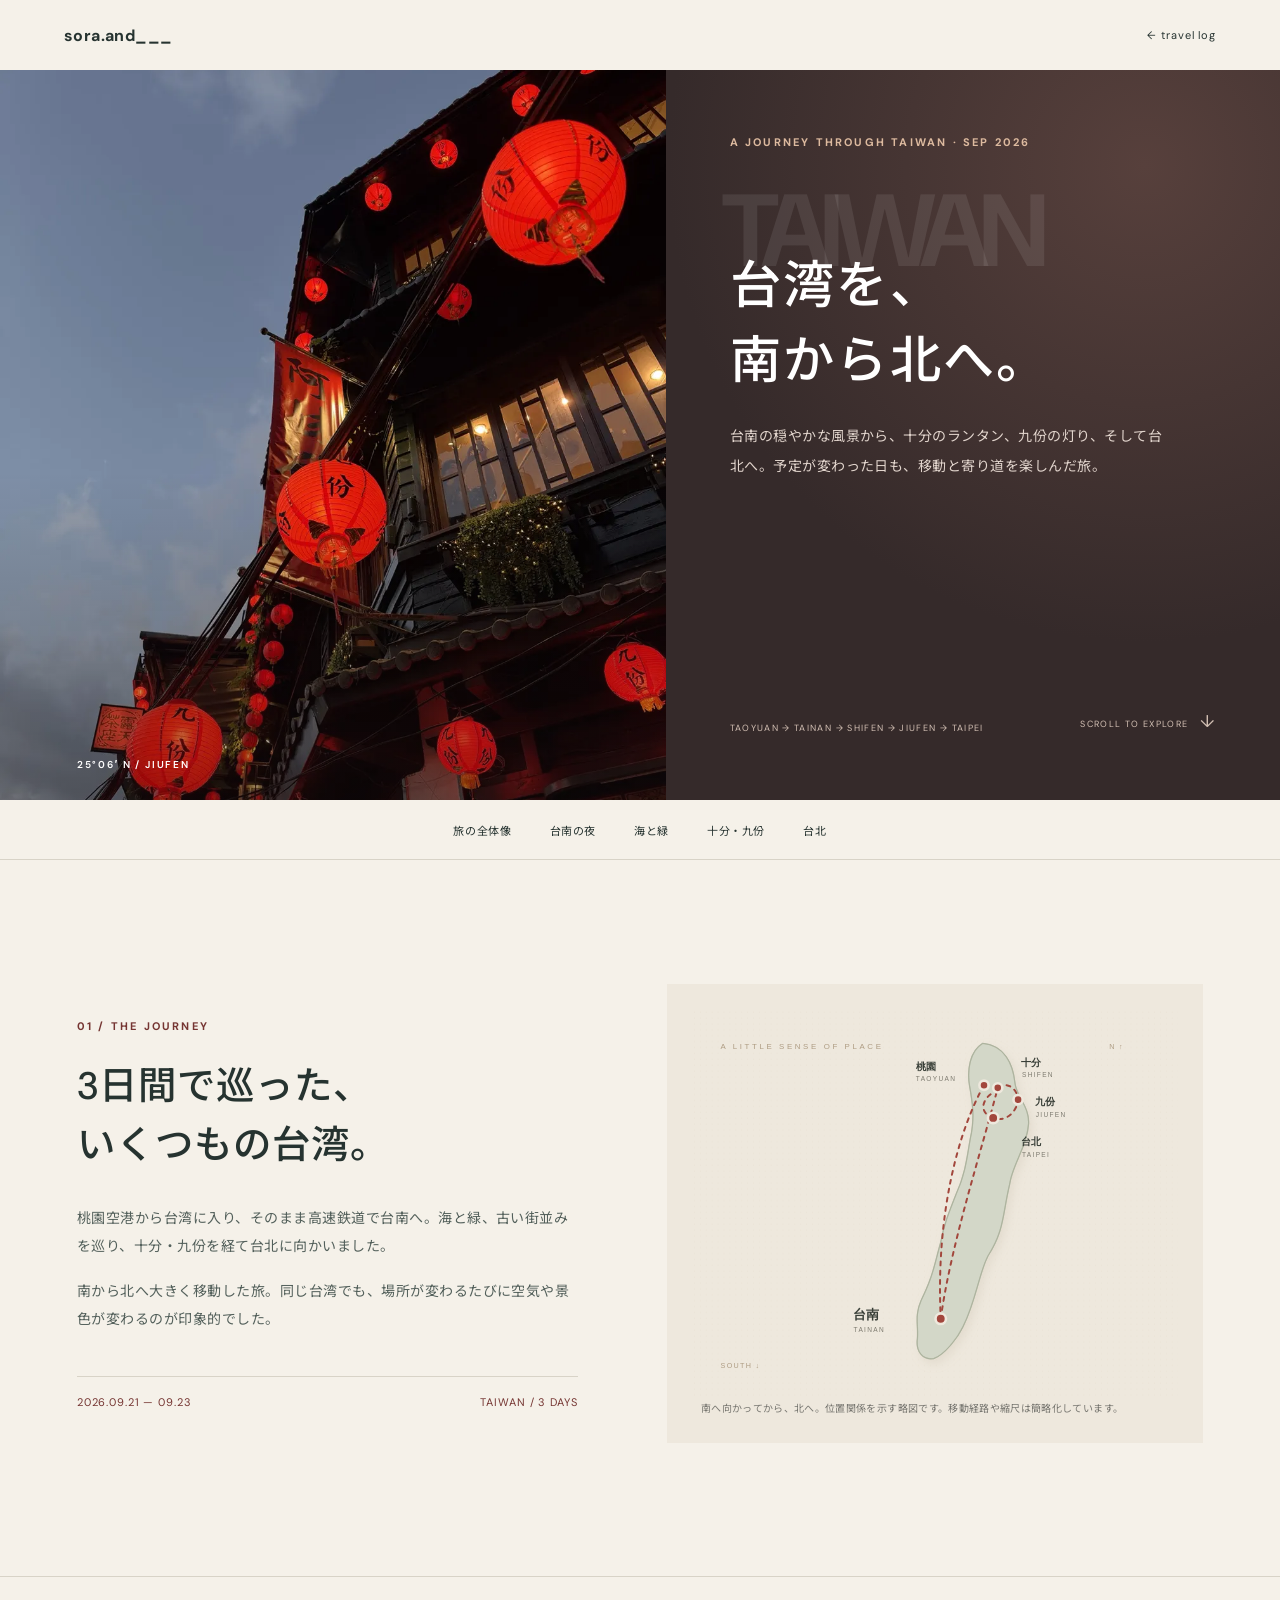
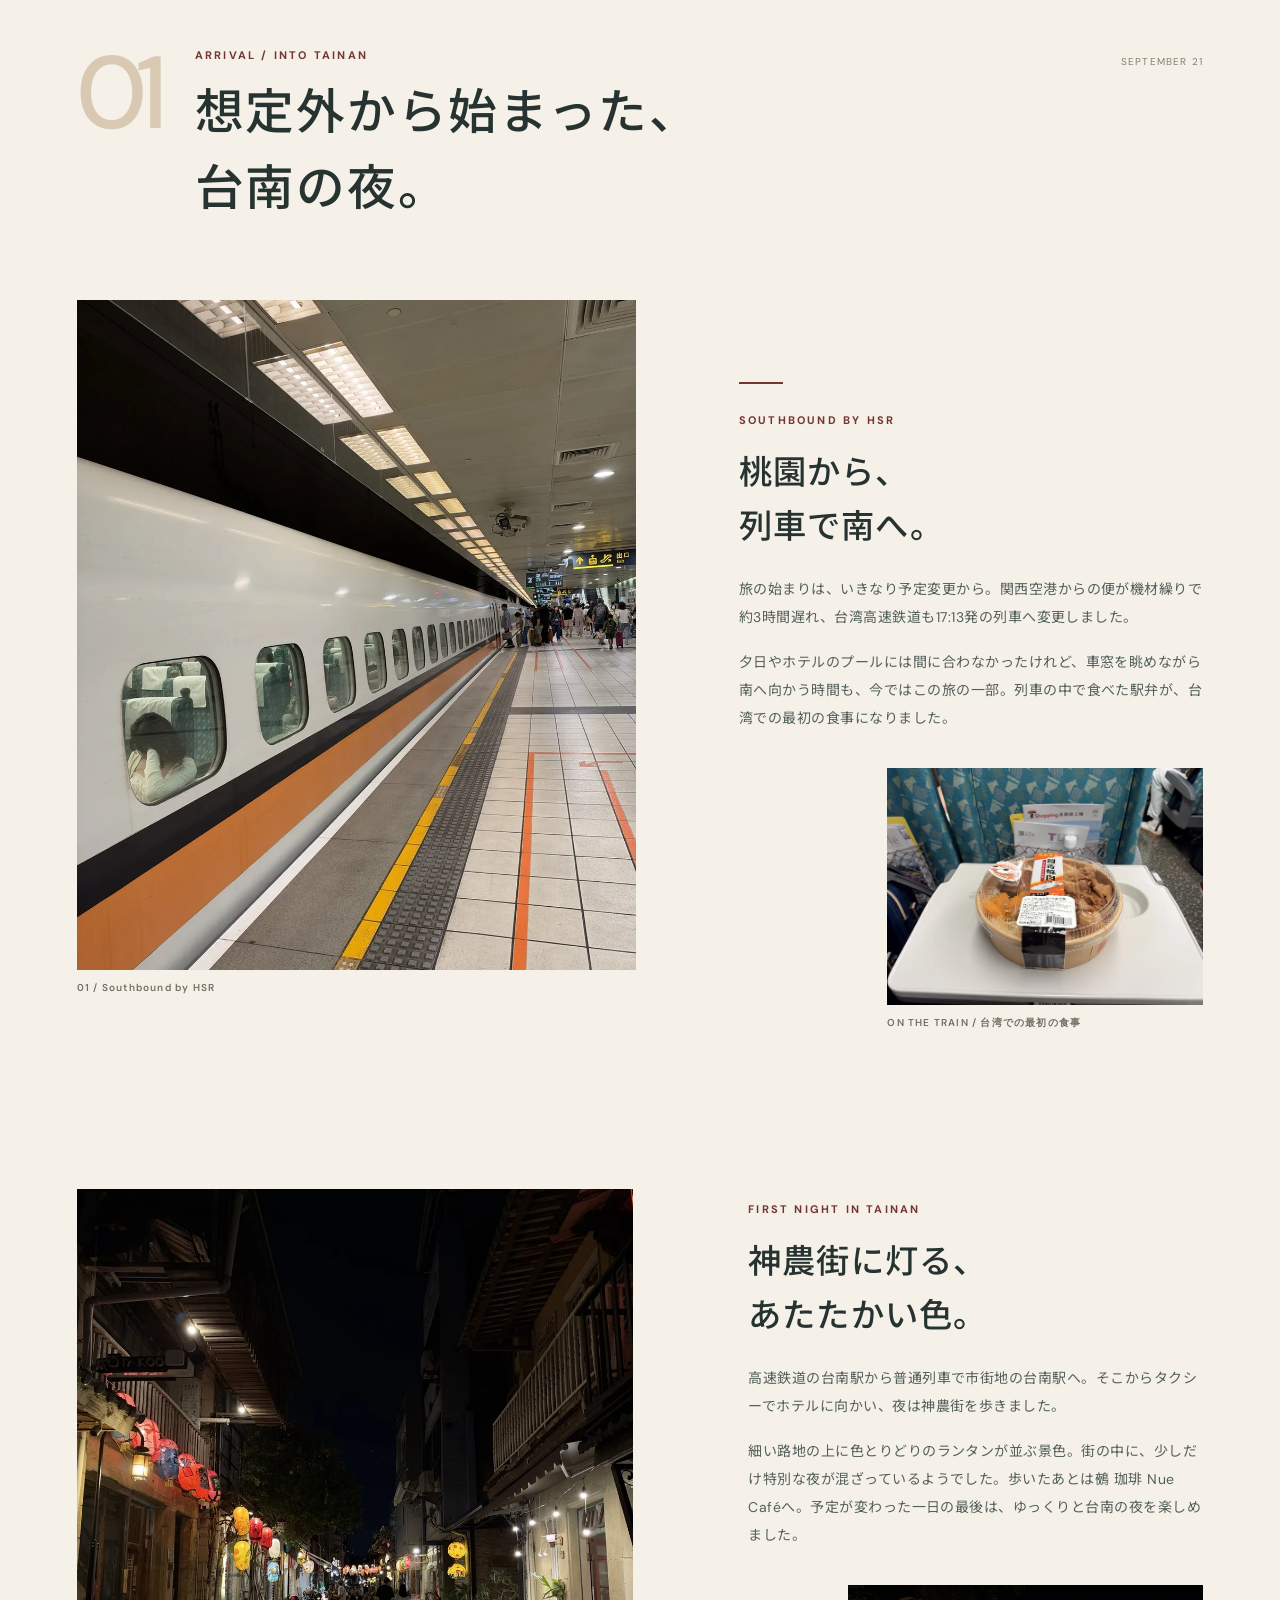
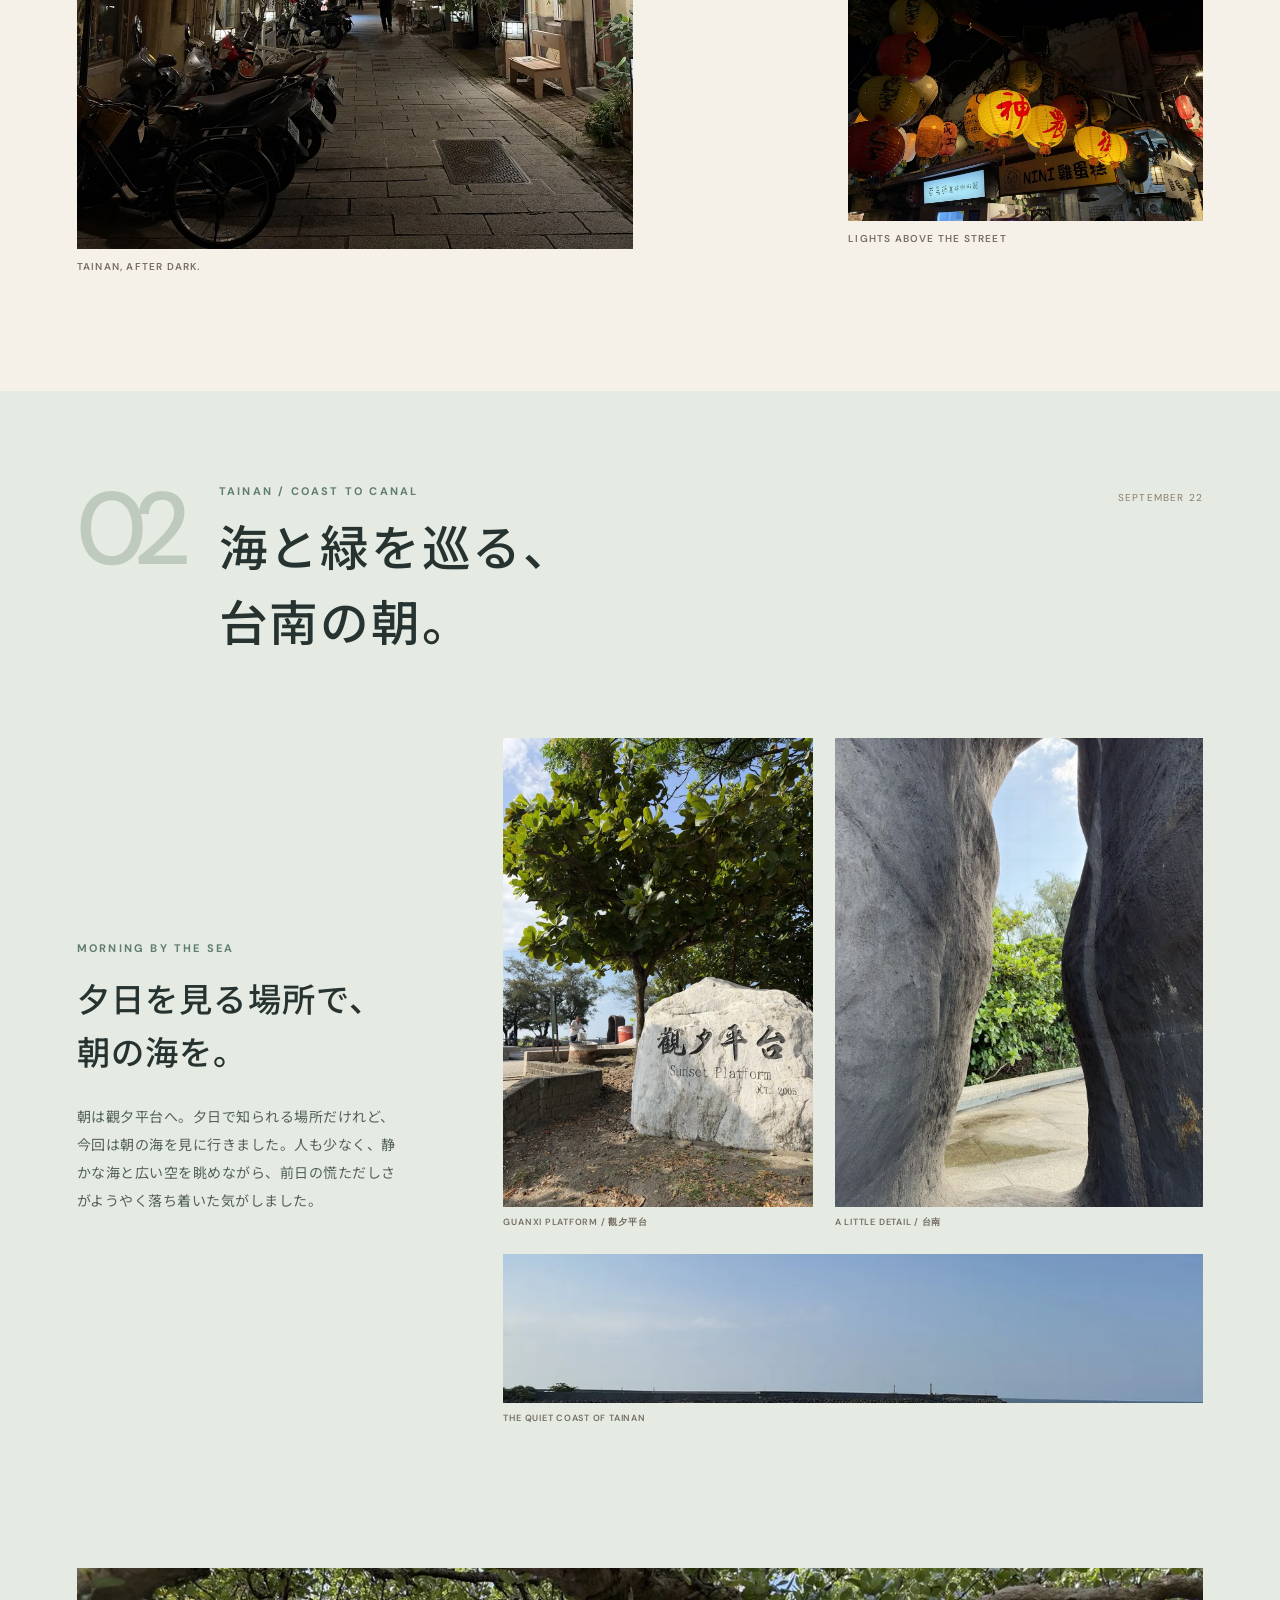
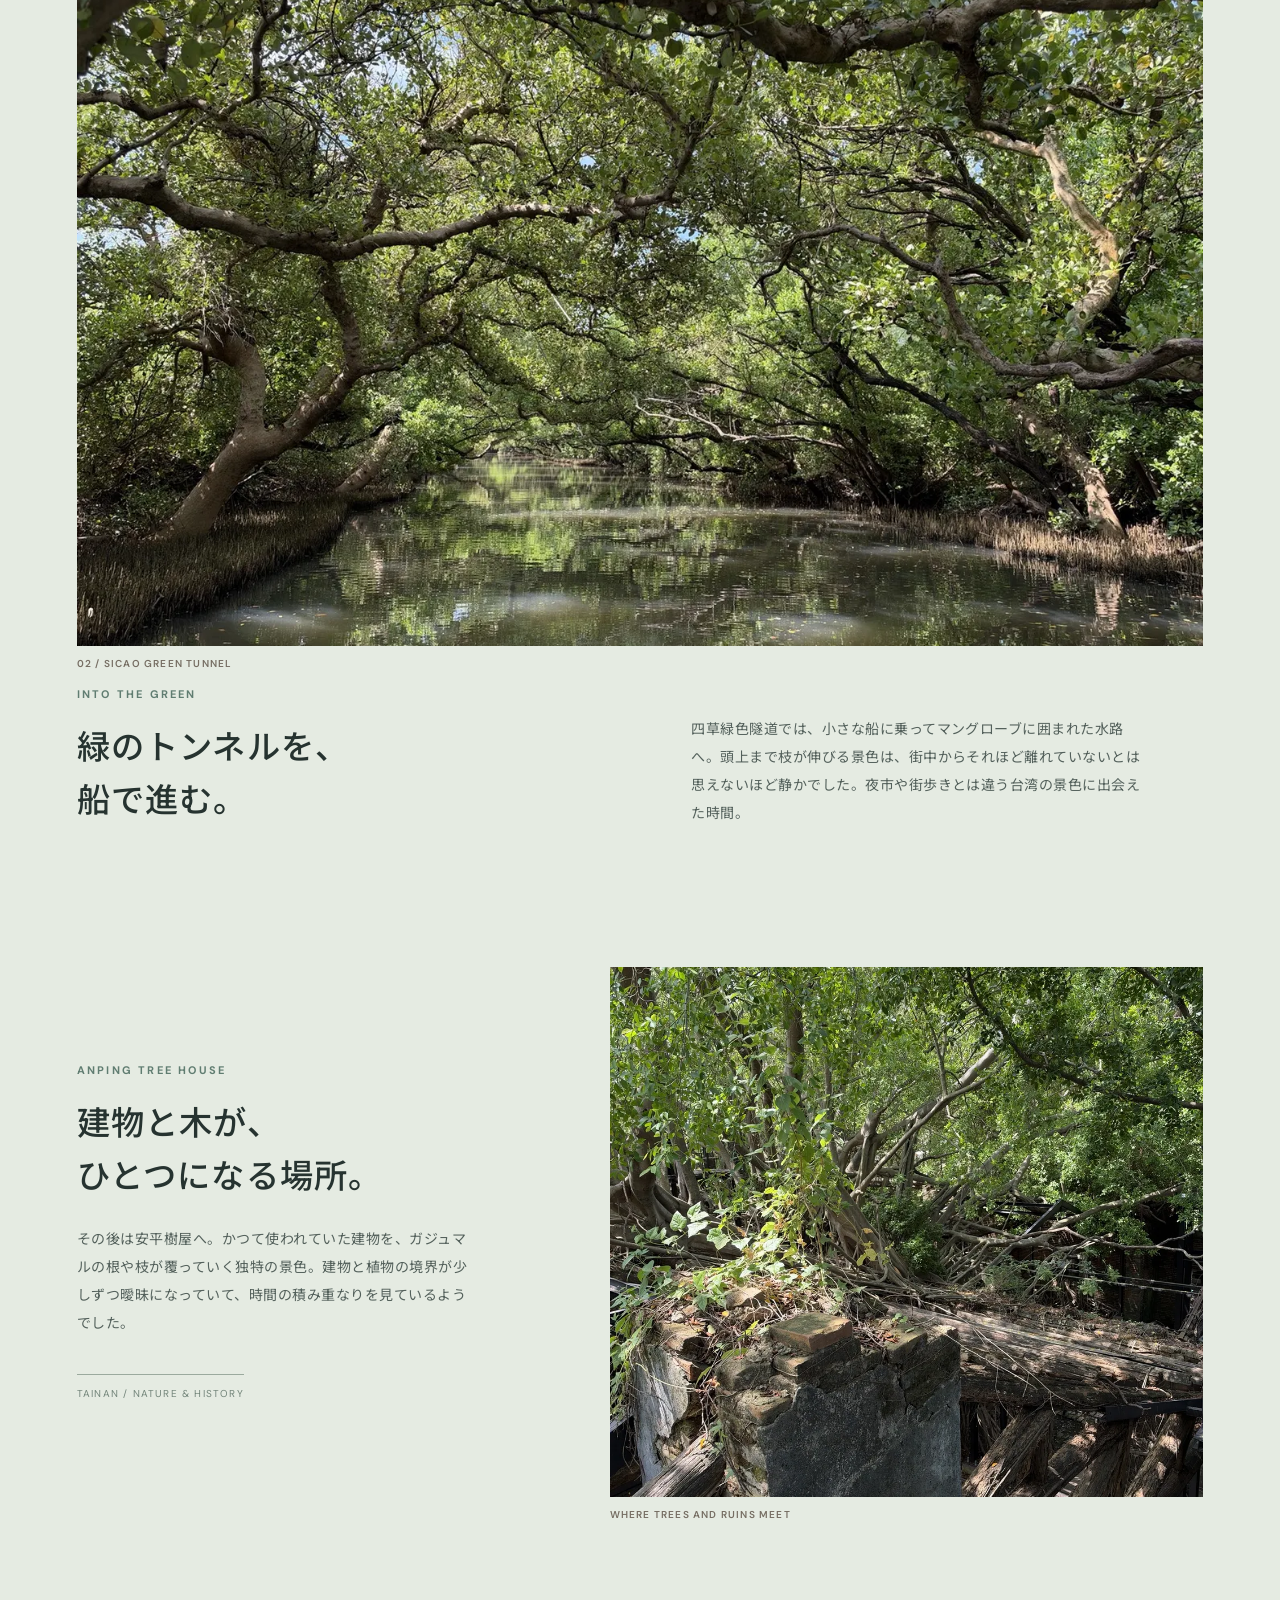
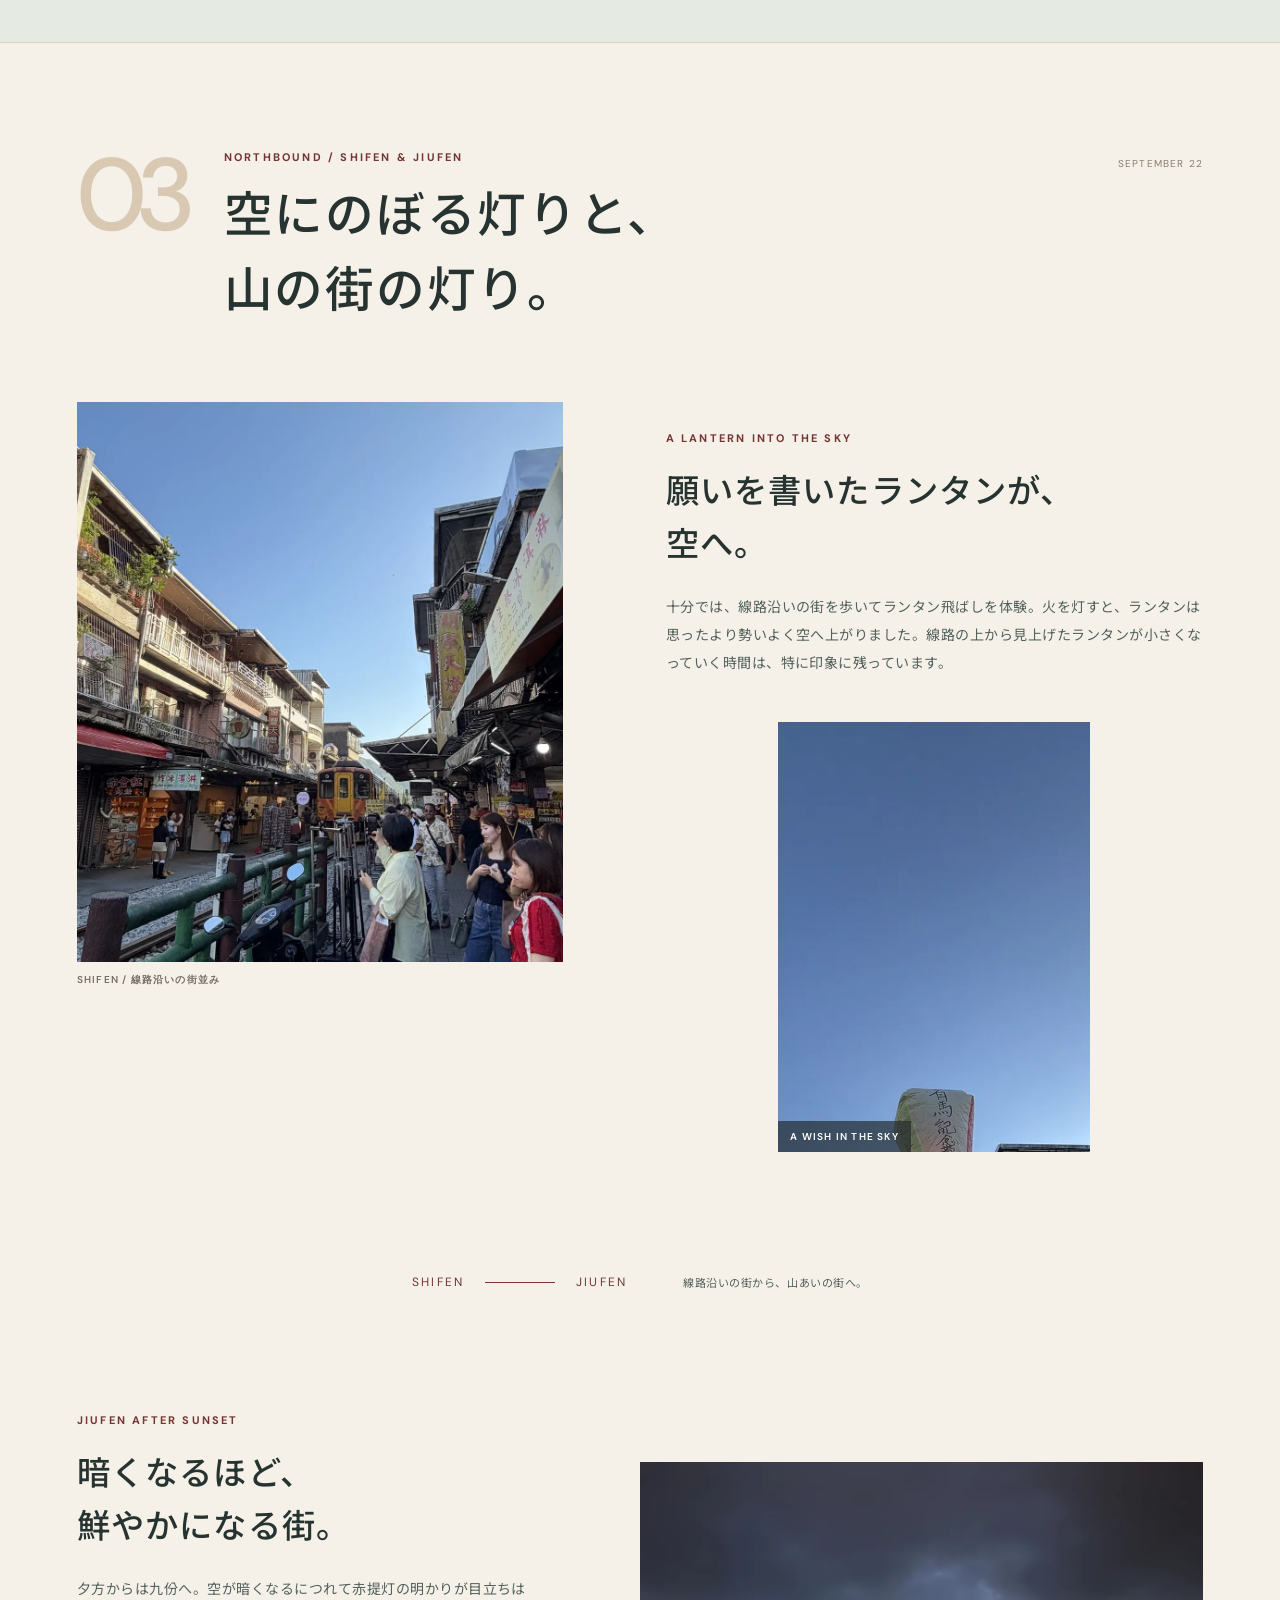
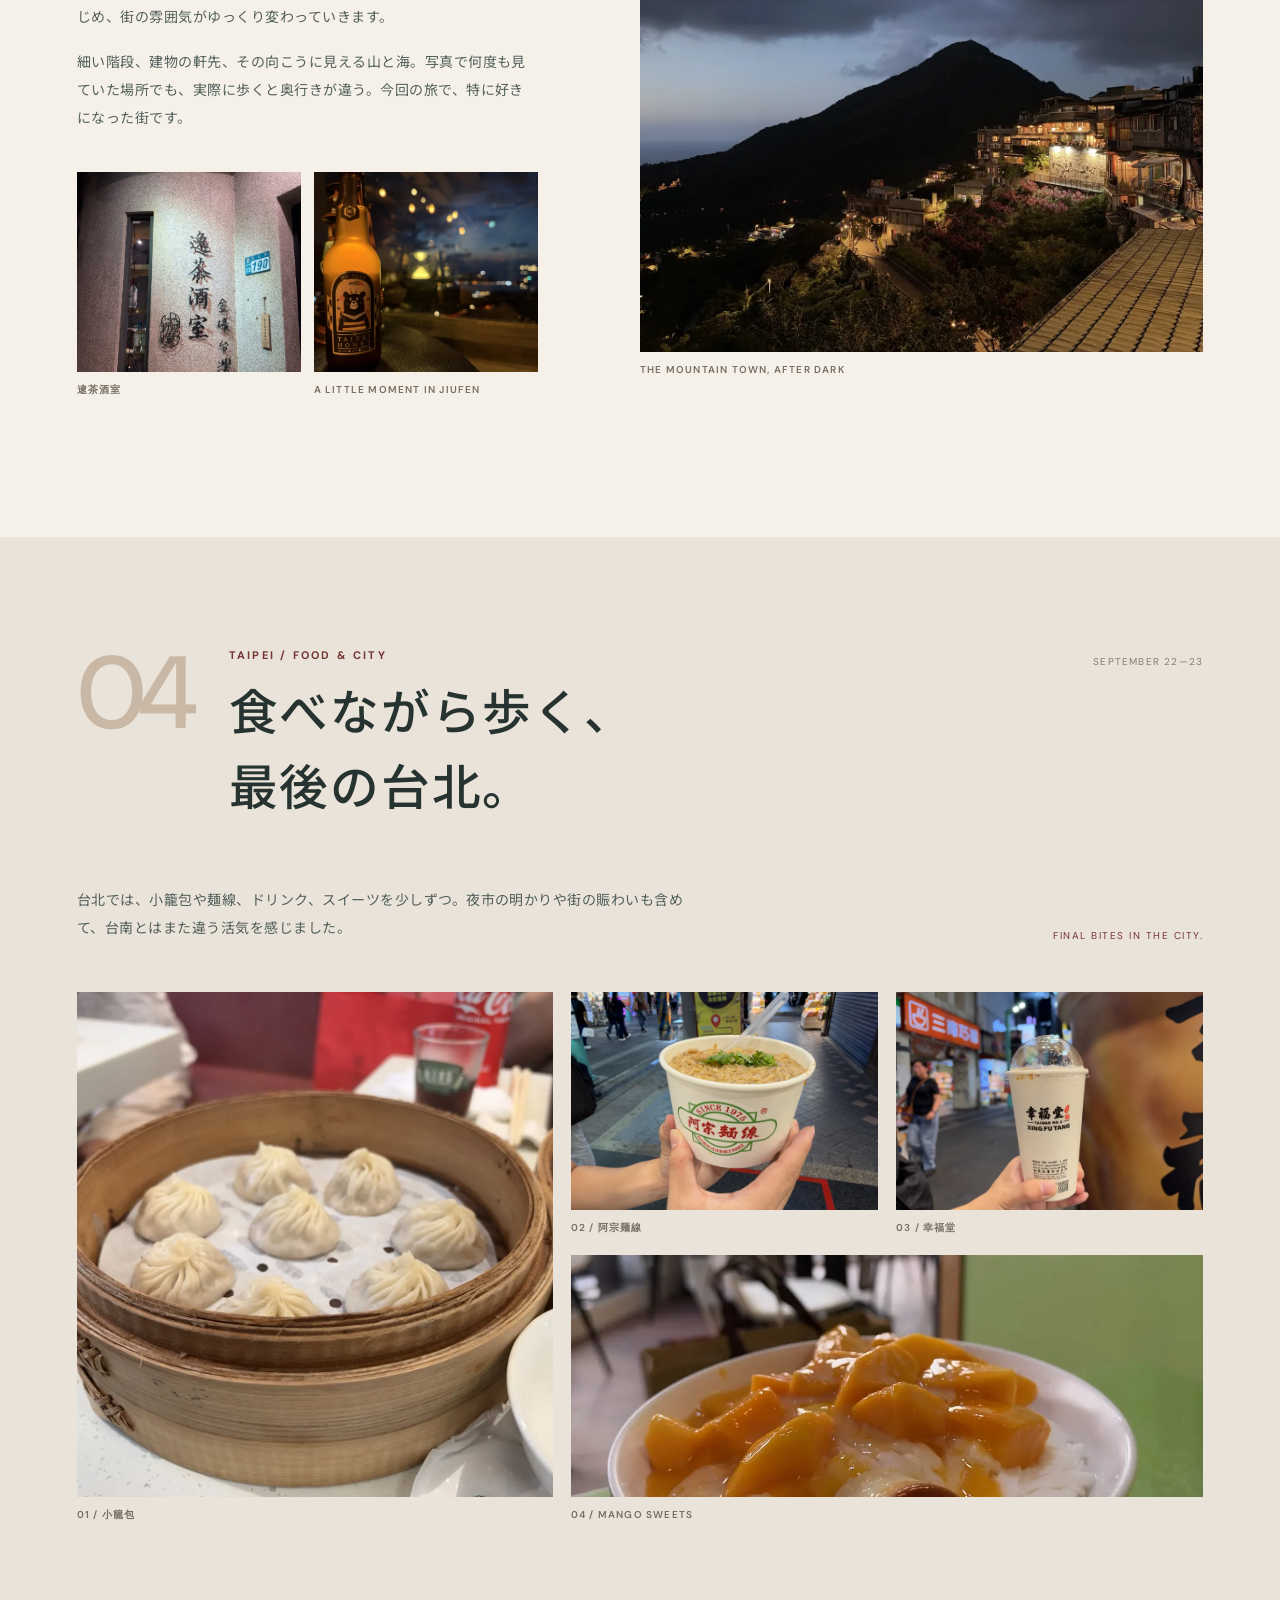
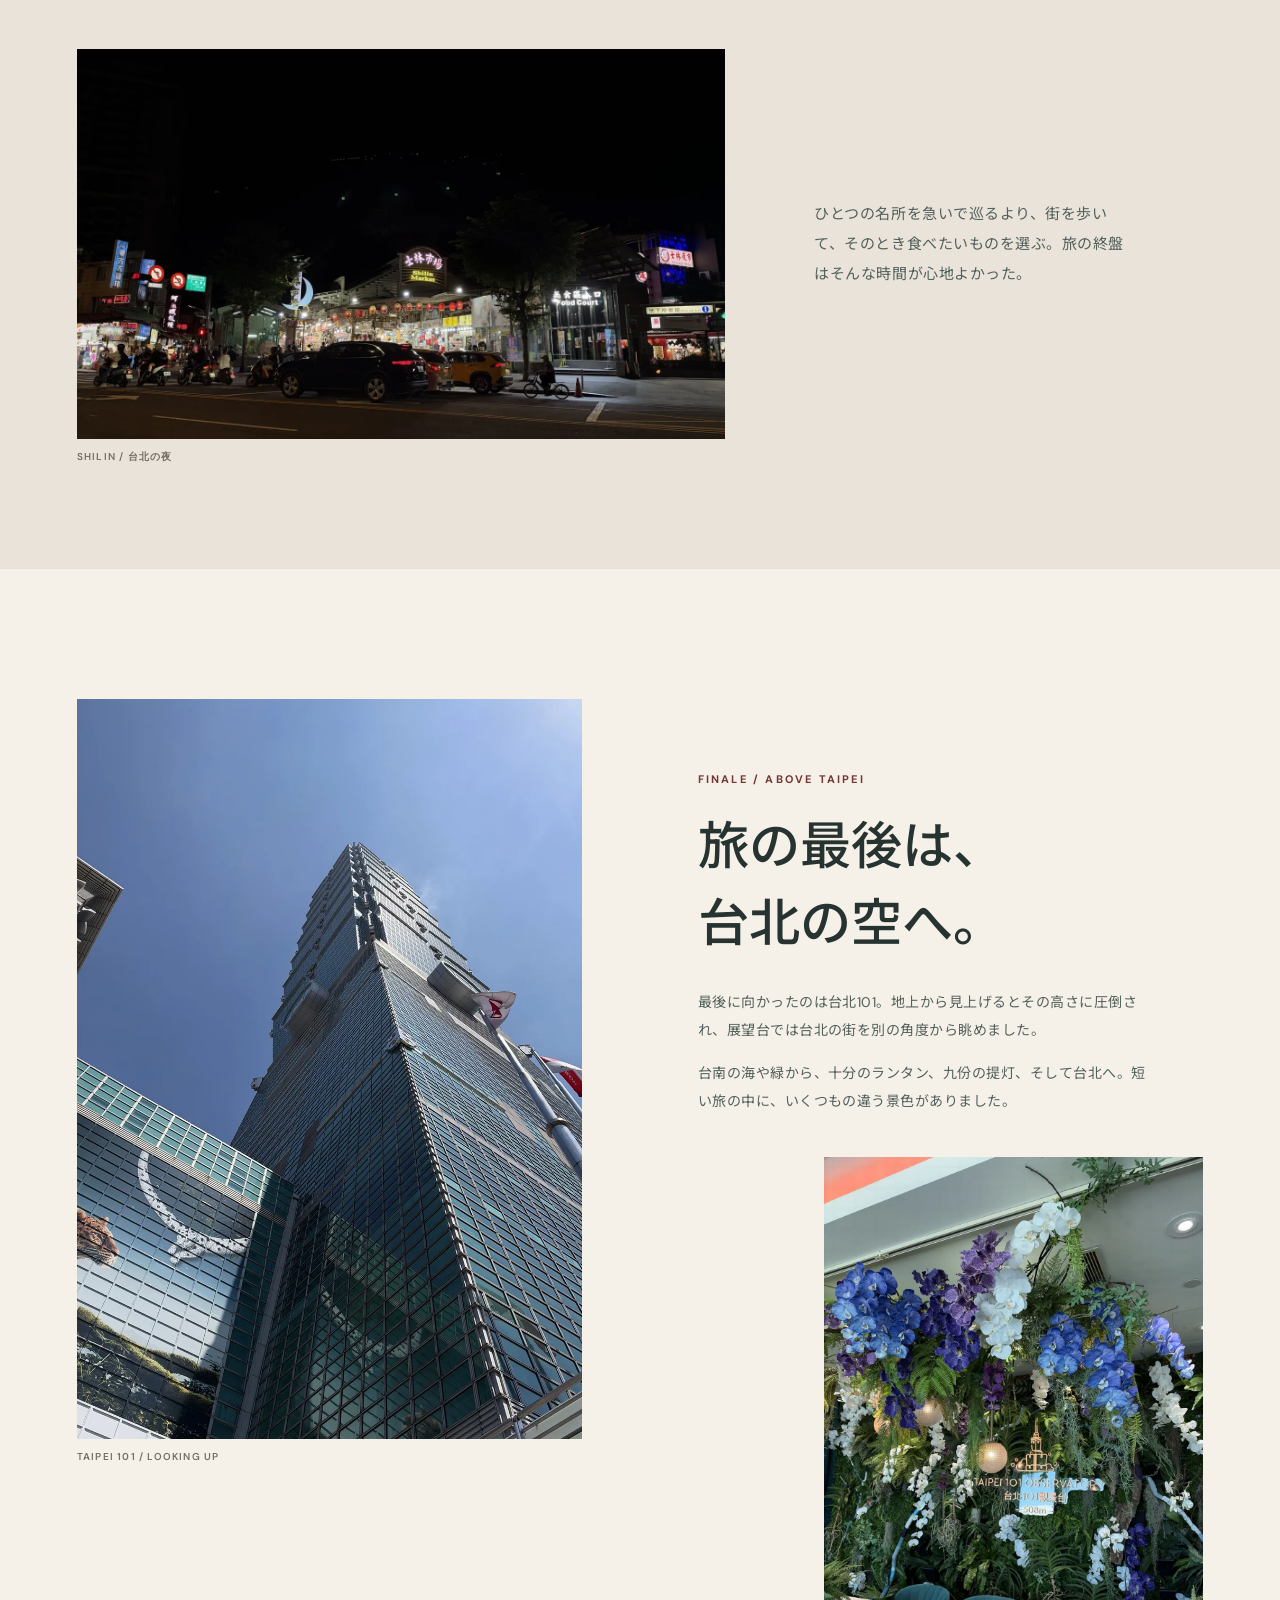
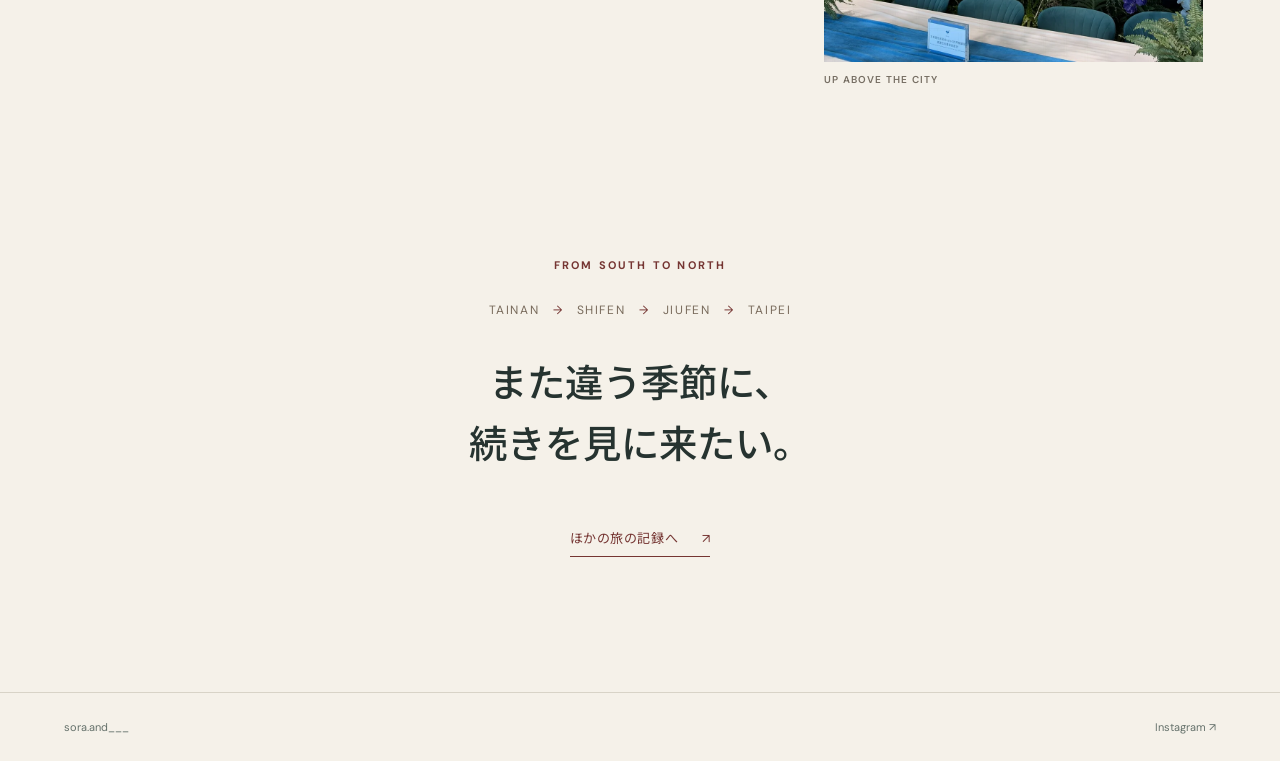
<file: taiwan/index.html>
<!doctype html>
<html lang="ja">
<head>
  <meta charset="utf-8">
  <meta name="viewport" content="width=device-width, initial-scale=1">
  <meta name="theme-color" content="#f5f1e9">
  <meta name="description" content="桃園から台南へ。海と緑、十分のランタン、九份の灯りを巡り、台北で締めくくった2026年9月の台湾旅行記。">
  <title>台湾を、南から北へ。 | sora.and___</title>
  <link rel="canonical" href="https://aoblueee.github.io/SoraAnd/taiwan/">
  <meta property="og:type" content="article">
  <meta property="og:locale" content="ja_JP">
  <meta property="og:title" content="台湾を、南から北へ。 | sora.and___">
  <meta property="og:description" content="台南の海と緑、十分のランタン、九份の灯り、最後は台北へ。2026年9月の旅の記録。">
  <meta property="og:url" content="https://aoblueee.github.io/SoraAnd/taiwan/">
  <meta property="og:image" content="https://aoblueee.github.io/SoraAnd/taiwan/assets/jiufen-lanterns.webp">
  <link rel="stylesheet" href="style.css?v=4">
</head>
<body>
  <a class="skip" href="#overview">本文へ進む</a>
  <header class="site-header"><a class="brand" href="../">sora.and___</a><a class="back" href="../">← travel log</a></header>
  <main>
    <section class="hero" aria-labelledby="page-title">
      <div class="hero-photo"><img src="assets/jiufen-lanterns.webp" width="1152" height="1536" alt="九份の夕暮れ、建物の軒先に連なる赤提灯" fetchpriority="high"><span class="photo-index">25°06′ N / JIUFEN</span></div>
      <div class="hero-panel"><p class="eyebrow">A JOURNEY THROUGH TAIWAN · SEP 2026</p><span class="hero-english" aria-hidden="true">TAIWAN</span><h1 id="page-title">台湾を、<br>南から北へ。</h1><p class="hero-intro">台南の穏やかな風景から、十分のランタン、九份の灯り、そして台北へ。予定が変わった日も、移動と寄り道を楽しんだ旅。</p><div class="hero-bottom"><span>TAOYUAN → TAINAN → SHIFEN → JIUFEN → TAIPEI</span><a href="#overview" aria-label="旅の概要へ">SCROLL TO EXPLORE <b aria-hidden="true">↓</b></a></div></div>
    </section>

    <nav class="chapter-nav" aria-label="旅行記の目次"><a href="#overview">旅の全体像</a><a href="#tainan-night">台南の夜</a><a href="#tainan-morning">海と緑</a><a href="#northbound">十分・九份</a><a href="#taipei">台北</a></nav>

    <section class="overview shell" id="overview" aria-labelledby="overview-title">
      <div class="overview-copy"><p class="eyebrow">01 / THE JOURNEY</p><h2 id="overview-title">3日間で巡った、<br>いくつもの台湾。</h2><p>桃園空港から台湾に入り、そのまま高速鉄道で台南へ。海と緑、古い街並みを巡り、十分・九份を経て台北に向かいました。</p><p>南から北へ大きく移動した旅。同じ台湾でも、場所が変わるたびに空気や景色が変わるのが印象的でした。</p><div class="overview-detail"><span>2026.09.21 — 09.23</span><span>TAIWAN / 3 DAYS</span></div></div>
      <div class="overview-map"><img src="assets/route.svg" width="740" height="590" alt="台湾の略図。北部の桃園から南部の台南へ進み、再び北上して十分、九份、台北を巡るルート"><p>南へ向かってから、北へ。位置関係を示す略図です。移動経路や縮尺は簡略化しています。</p></div>
    </section>

    <section class="chapter shell" id="tainan-night" aria-labelledby="night-title">
      <div class="chapter-title"><span class="chapter-number">01</span><div><p class="eyebrow">ARRIVAL / INTO TAINAN</p><h2 id="night-title">想定外から始まった、<br>台南の夜。</h2></div><span class="chapter-aside">SEPTEMBER 21</span></div>
      <div class="editorial-row train-row"><figure class="image-card train-photo"><img src="assets/hsr.webp" width="1152" height="1536" loading="lazy" alt="台湾高速鉄道のホームに停車する列車"><figcaption>01 / Southbound by HSR</figcaption></figure><div class="story-copy"><span class="mini-rule"></span><p class="eyebrow">SOUTHBOUND BY HSR</p><h3>桃園から、<br>列車で南へ。</h3><p>旅の始まりは、いきなり予定変更から。関西空港からの便が機材繰りで約3時間遅れ、台湾高速鉄道も17:13発の列車へ変更しました。</p><p>夕日やホテルのプールには間に合わなかったけれど、車窓を眺めながら南へ向かう時間も、今ではこの旅の一部。列車の中で食べた駅弁が、台湾での最初の食事になりました。</p><figure class="detail-photo"><img src="assets/train-meal.webp" width="1536" height="1152" loading="lazy" alt="高速鉄道の車内で食べた駅弁"><figcaption>ON THE TRAIN / 台湾での最初の食事</figcaption></figure></div></div>
      <div class="street-section"><figure class="street-wide"><img src="assets/shennong-street.webp" width="1152" height="1536" loading="lazy" alt="夜の神農街、ランタンが灯る静かな路地"><figcaption>TAINAN, AFTER DARK.</figcaption></figure><div class="street-copy"><p class="eyebrow">FIRST NIGHT IN TAINAN</p><h3>神農街に灯る、<br>あたたかい色。</h3><p>高速鉄道の台南駅から普通列車で市街地の台南駅へ。そこからタクシーでホテルに向かい、夜は神農街を歩きました。</p><p>細い路地の上に色とりどりのランタンが並ぶ景色。街の中に、少しだけ特別な夜が混ざっているようでした。歩いたあとは鵺 珈琲 Nue Caféへ。予定が変わった一日の最後は、ゆっくりと台南の夜を楽しめました。</p><figure class="small-inset"><img src="assets/tainan-night-detail.webp" width="1400" height="1050" loading="lazy" alt="台南の夜に見つけた、赤と黄色の提灯が並ぶ店先"><figcaption>LIGHTS ABOVE THE STREET</figcaption></figure></div></div>
    </section>

    <section class="nature" id="tainan-morning" aria-labelledby="morning-title"><div class="shell"><div class="chapter-title"><span class="chapter-number">02</span><div><p class="eyebrow">TAINAN / COAST TO CANAL</p><h2 id="morning-title">海と緑を巡る、<br>台南の朝。</h2></div><span class="chapter-aside">SEPTEMBER 22</span></div>
      <div class="coast-grid"><div class="coast-copy"><p class="eyebrow">MORNING BY THE SEA</p><h3>夕日を見る場所で、<br>朝の海を。</h3><p>朝は觀夕平台へ。夕日で知られる場所だけれど、今回は朝の海を見に行きました。人も少なく、静かな海と広い空を眺めながら、前日の慌ただしさがようやく落ち着いた気がしました。</p></div><div class="coast-mosaic"><figure class="coast-sign"><img src="assets/guanyin-sign.webp" width="1152" height="1536" loading="lazy" alt="觀夕平台と刻まれた海辺の石碑"><figcaption>GUANXI PLATFORM / 觀夕平台</figcaption></figure><figure class="coast-rock"><img src="assets/tainan-rock.webp" width="1050" height="1400" loading="lazy" alt="岩の隙間から見える空と緑"><figcaption>A LITTLE DETAIL / 台南</figcaption></figure><figure class="coast-sea"><img src="assets/guanyin-coast.webp" width="1152" height="1536" loading="lazy" alt="觀夕平台から見る静かな海と広い空"><figcaption>THE QUIET COAST OF TAINAN</figcaption></figure></div></div>
      <div class="sicao-feature"><figure class="sicao-image"><img src="assets/sicao-tunnel.webp" width="1536" height="1152" loading="lazy" alt="マングローブの枝が水路の上で重なる四草緑色隧道"><figcaption>02 / SICAO GREEN TUNNEL</figcaption></figure><div class="sicao-caption"><div><p class="eyebrow">INTO THE GREEN</p><h3>緑のトンネルを、<br>船で進む。</h3></div><p>四草緑色隧道では、小さな船に乗ってマングローブに囲まれた水路へ。頭上まで枝が伸びる景色は、街中からそれほど離れていないとは思えないほど静かでした。夜市や街歩きとは違う台湾の景色に出会えた時間。</p></div></div>
      <div class="tree-row"><div class="tree-copy"><p class="eyebrow">ANPING TREE HOUSE</p><h3>建物と木が、<br>ひとつになる場所。</h3><p>その後は安平樹屋へ。かつて使われていた建物を、ガジュマルの根や枝が覆っていく独特の景色。建物と植物の境界が少しずつ曖昧になっていて、時間の積み重なりを見ているようでした。</p><span class="small-label">TAINAN / NATURE &amp; HISTORY</span></div><figure><img src="assets/anping-tree.webp" width="1152" height="1536" loading="lazy" alt="安平樹屋で壁と遺構を覆う木の根"><figcaption>WHERE TREES AND RUINS MEET</figcaption></figure></div>
    </div></section>

    <section class="chapter shell north" id="northbound" aria-labelledby="north-title"><div class="chapter-title"><span class="chapter-number">03</span><div><p class="eyebrow">NORTHBOUND / SHIFEN &amp; JIUFEN</p><h2 id="north-title">空にのぼる灯りと、<br>山の街の灯り。</h2></div><span class="chapter-aside">SEPTEMBER 22</span></div>
      <div class="shifen-layout"><figure class="shifen-street"><img src="assets/shifen-street.webp" width="1152" height="1536" loading="lazy" alt="十分の線路沿いに続く店と行き交う人々"><figcaption>SHIFEN / 線路沿いの街並み</figcaption></figure><div class="shifen-copy"><p class="eyebrow">A LANTERN INTO THE SKY</p><h3>願いを書いたランタンが、<br>空へ。</h3><p>十分では、線路沿いの街を歩いてランタン飛ばしを体験。火を灯すと、ランタンは思ったより勢いよく空へ上がりました。線路の上から見上げたランタンが小さくなっていく時間は、特に印象に残っています。</p><figure class="lantern-frame"><img src="assets/shifen-lantern.webp" width="864" height="1536" loading="lazy" alt="十分の街の上に浮かぶ願い事を書いたランタン"><figcaption>A WISH IN THE SKY</figcaption></figure></div></div>
      <div class="passage"><span>SHIFEN</span><i aria-hidden="true"></i><span>JIUFEN</span><small>線路沿いの街から、山あいの街へ。</small></div>
      <div class="jiufen-layout"><div class="jiufen-copy"><p class="eyebrow">JIUFEN AFTER SUNSET</p><h3>暗くなるほど、<br>鮮やかになる街。</h3><p>夕方からは九份へ。空が暗くなるにつれて赤提灯の明かりが目立ちはじめ、街の雰囲気がゆっくり変わっていきます。</p><p>細い階段、建物の軒先、その向こうに見える山と海。写真で何度も見ていた場所でも、実際に歩くと奥行きが違う。今回の旅で、特に好きになった街です。</p><div class="jiufen-details"><figure><img src="assets/jiufen-tea.webp" width="1152" height="1536" loading="lazy" alt="九份で見かけた逮茶酒室の看板"><figcaption>逮茶酒室</figcaption></figure><figure><img src="assets/jiufen-honey.webp" width="1536" height="1152" loading="lazy" alt="九份で撮ったTaipei Honeyのボトルと夜の街"><figcaption>A LITTLE MOMENT IN JIUFEN</figcaption></figure></div></div><figure class="jiufen-view"><img src="assets/jiufen-view.webp" width="1536" height="1152" loading="lazy" alt="日が暮れた九份の山並みと灯り始めた街"><figcaption>THE MOUNTAIN TOWN, AFTER DARK</figcaption></figure></div>
    </section>

    <section class="taipei-section" id="taipei" aria-labelledby="taipei-title"><div class="shell"><div class="chapter-title"><span class="chapter-number">04</span><div><p class="eyebrow">TAIPEI / FOOD &amp; CITY</p><h2 id="taipei-title">食べながら歩く、<br>最後の台北。</h2></div><span class="chapter-aside">SEPTEMBER 22—23</span></div><div class="taipei-lead"><p>台北では、小籠包や麺線、ドリンク、スイーツを少しずつ。夜市の明かりや街の賑わいも含めて、台南とはまた違う活気を感じました。</p><span>FINAL BITES IN THE CITY.</span></div>
      <div class="food-grid"><figure class="food-main"><img src="assets/dumplings.webp" width="1536" height="1152" loading="lazy" alt="せいろに並んだ小籠包"><figcaption>01 / 小籠包</figcaption></figure><figure><img src="assets/azong-noodles.webp" width="1536" height="1152" loading="lazy" alt="阿宗麺線の紙カップに入った麺線"><figcaption>02 / 阿宗麺線</figcaption></figure><figure><img src="assets/xingfutang.webp" width="1536" height="1152" loading="lazy" alt="幸福堂のドリンクを台北の街中で持ったところ"><figcaption>03 / 幸福堂</figcaption></figure><figure><img src="assets/mango-dessert.webp" width="1152" height="1536" loading="lazy" alt="マンゴーがのったかき氷"><figcaption>04 / MANGO SWEETS</figcaption></figure></div>
      <div class="market-row"><figure><img src="assets/shilin-market.webp" width="1536" height="1152" loading="lazy" alt="夜の士林市場の入り口と行き交う人々"><figcaption>SHILIN / 台北の夜</figcaption></figure><p>ひとつの名所を急いで巡るより、街を歩いて、そのとき食べたいものを選ぶ。旅の終盤はそんな時間が心地よかった。</p></div>
    </div></section>

    <section class="finale shell" id="finale" aria-labelledby="finale-title"><div class="finale-visual"><figure class="tower"><img src="assets/taipei-101.webp" width="1152" height="1536" loading="lazy" alt="地上から見上げた台北101の外観"><figcaption>TAIPEI 101 / LOOKING UP</figcaption></figure><div class="finale-side"><p class="eyebrow">FINALE / ABOVE TAIPEI</p><h2 id="finale-title">旅の最後は、<br>台北の空へ。</h2><p>最後に向かったのは台北101。地上から見上げるとその高さに圧倒され、展望台では台北の街を別の角度から眺めました。</p><p>台南の海や緑から、十分のランタン、九份の提灯、そして台北へ。短い旅の中に、いくつもの違う景色がありました。</p><figure class="observatory"><img src="assets/taipei-observatory-flowers.webp" width="1050" height="1400" loading="lazy" alt="台北101展望台で見た青や紫の花と508mのサイン"><figcaption>UP ABOVE THE CITY</figcaption></figure></div></div><div class="closing"><p class="eyebrow">FROM SOUTH TO NORTH</p><p>TAINAN <span>→</span> SHIFEN <span>→</span> JIUFEN <span>→</span> TAIPEI</p><h2>また違う季節に、<br>続きを見に来たい。</h2><a href="../">ほかの旅の記録へ <span aria-hidden="true">↗</span></a></div></section>
  </main>
  <footer><a href="../">sora.and___</a><a href="https://www.instagram.com/sora.and___/" target="_blank" rel="noopener noreferrer">Instagram ↗</a></footer>
</body>
</html>
</file>
<file: fukushima/style.css>
:root{--paper:#f6f6f1;--ink:#283d3b;--muted:#657772;--line:#dce2db;--green:#466654;--peach:#efe0d1}*{box-sizing:border-box}html{scroll-behavior:smooth;scroll-padding-top:72px}body{margin:0;background:var(--paper);color:var(--ink);font-family:'Hiragino Kaku Gothic ProN','Yu Gothic',system-ui,sans-serif;-webkit-font-smoothing:antialiased}a{color:inherit;text-decoration:none}a:focus-visible,summary:focus-visible{outline:2px solid #9d6348;outline-offset:5px}img{display:block;width:100%;height:auto}p{font-size:14px;line-height:2.05;letter-spacing:.025em}h1,h2,h3,p,figure{margin:0}header{height:68px;padding:0 5vw;display:flex;align-items:center;justify-content:space-between}header a:first-child{font-size:15px;font-weight:700}header a:last-child{font-size:11px;color:var(--muted)}.hero{position:relative;min-height:560px;height:76vh;max-height:790px;display:flex;align-items:flex-end;color:white;overflow:hidden}.hero>img{position:absolute;inset:0;height:100%;object-fit:cover;object-position:center 57%}.hero:after{content:'';position:absolute;inset:0;background:linear-gradient(0deg,rgba(15,34,28,.82),rgba(18,35,31,.08) 85%)}.hero-copy{position:relative;z-index:1;width:min(1120px,90%);margin:0 auto;padding:64px 0}.eyebrow{font-size:10px;font-weight:600;letter-spacing:.21em;line-height:1.6}.hero .eyebrow{color:#e2e9df}.hero h1{font-family:'Yu Mincho','Hiragino Mincho ProN',serif;font-size:clamp(34px,4vw,57px);font-weight:500;line-height:1.55;letter-spacing:.07em;margin:20px 0}.hero .lead{font-size:13px;line-height:1.9;color:#e8eae4}.hero-meta{margin-top:24px;font-size:10px;letter-spacing:.13em}.nav{position:sticky;top:0;z-index:10;display:flex;justify-content:center;gap:35px;background:rgba(246,246,241,.97);border-bottom:1px solid var(--line)}.nav a{font-size:11px;padding:18px 4px;white-space:nowrap}.wrap{max-width:1080px;margin:auto;padding:0 30px}.intro{max-width:630px;margin:70px auto 55px;text-align:center}.intro p{font-size:15px;line-height:2.2}.section-head{display:flex;align-items:baseline;justify-content:space-between;margin-bottom:25px;gap:18px}.section-head h2{font-size:25px;font-weight:500;letter-spacing:.01em}.section-head .eyebrow{color:var(--muted)}.overview{padding-bottom:70px}.days{display:grid;grid-template-columns:1.2fr 1fr;gap:20px}.day{background:#fff;border:1px solid var(--line);border-radius:4px;padding:27px 30px}.day h3{font-size:12px;letter-spacing:.13em;margin-bottom:17px;color:var(--green)}.day ol{list-style:none;padding:0;margin:0}.day li{position:relative;padding:0 0 18px 20px;font-size:13px;line-height:1.7;border-left:1px solid #d6ded5}.day li:last-child{padding-bottom:0;border:0}.day li:before{content:'';position:absolute;left:-4px;top:7px;width:7px;height:7px;border-radius:50%;background:#78907e}.day small{display:block;font-size:10px;color:var(--muted);margin-top:3px}.day a:hover{text-decoration:underline}.area-note{display:flex;align-items:center;gap:20px;padding:22px 0 0;color:var(--muted);font-size:11px;line-height:1.8}.area-note b{color:var(--green);font-weight:500;flex-shrink:0}.chapter{border-top:1px solid var(--line);padding:55px 0}.chapter-label{display:flex;align-items:center;gap:15px;margin-bottom:30px}.chapter-label b{font-family:Georgia,serif;font-size:45px;font-weight:400;color:#859382;line-height:1}.chapter-label span{font-size:11px;letter-spacing:.12em}.story{display:grid;grid-template-columns:1fr 1fr;gap:46px;align-items:center;margin-bottom:65px}.story:last-child{margin-bottom:0}.story h3,.text-stop h3{font-size:23px;line-height:1.65;font-weight:500;margin:9px 0 19px}.story .eyebrow,.text-stop .eyebrow{color:var(--muted)}.story p+p{margin-top:14px}.photo img{aspect-ratio:4/3;object-fit:cover;border-radius:3px}.photo figcaption{font-size:10px;color:var(--muted);line-height:1.8;padding-top:9px}.tip{margin-top:21px;padding:16px 18px;background:#e9eee6;border-left:2px solid #a3b39a;font-size:12px;line-height:1.9}.tip b{display:block;font-size:10px;letter-spacing:.1em;margin-bottom:5px}.links{display:flex;gap:22px;flex-wrap:wrap;margin-top:18px}.links a{font-size:11px;line-height:2.2;border-bottom:1px solid #b7c3b4}.ranch{background:var(--peach);padding:32px 36px;border-radius:3px;margin-bottom:65px;display:grid;grid-template-columns:1fr 1.25fr;gap:36px;align-items:center}.ranch h3{font-size:24px;line-height:1.7;font-weight:500;margin-top:10px}.ranch .eyebrow{color:#896b57}.price-row{display:flex;gap:28px;margin-top:15px;font-size:11px}.price-row strong{font-size:18px;font-weight:500}.wide-photo{margin:28px 0 34px}.wide-photo img{aspect-ratio:16/8;object-fit:cover;border-radius:3px}.sauna-copy{display:grid;grid-template-columns:1fr 1fr;gap:46px}.sauna-copy h3{font-size:25px;line-height:1.6;font-weight:500;margin:10px 0 17px}.between{margin-top:36px;border-top:1px solid var(--line);padding-top:22px;font-size:12px;color:var(--muted);line-height:2}.night{background:#1c2c2b;color:#eff0e7;padding:57px 0 65px}.night .chapter-label b{color:#9eaa99}.night .story{margin-bottom:35px}.night .eyebrow,.night figcaption{color:#b7c0b3}.night p{color:#e0e5dc}.night .photo img{aspect-ratio:4/3;object-position:center 76%}.night .links a{border-color:#839282}.amenities{padding:23px 26px;background:rgba(255,255,255,.065);border:1px solid #4a5950;border-radius:3px}.amenities summary{cursor:pointer;font-size:13px;line-height:1.6}.amenities p{font-size:12px;margin-top:16px}.amenity-list{display:flex;gap:8px;flex-wrap:wrap;margin:17px 0 0;padding:0;list-style:none}.amenity-list li{border:1px solid #667361;padding:6px 10px;font-size:11px}.star-frame{position:relative;margin-top:37px}.star-frame img{aspect-ratio:16/9;object-fit:cover;border-radius:3px}.star-caption{padding-top:20px;text-align:center}.star-caption h3{font-family:'Yu Mincho',serif;font-size:24px;font-weight:400;letter-spacing:.09em;margin:10px 0}.star-caption p{font-size:12px;color:#cbd3c7}.text-stop{display:grid;grid-template-columns:1fr 1fr;gap:46px;border-top:1px solid var(--line);padding-top:35px}.notes{padding:35px 0 55px;border-top:1px solid var(--line)}.notes p{font-size:11px;color:var(--muted)}.end{padding:44px 24px;text-align:center;border-top:1px solid var(--line)}.end a{font-size:13px}.end p{font-size:10px;color:var(--muted);margin-top:14px}footer{padding:27px 5vw;border-top:1px solid var(--line);display:flex;justify-content:space-between;font-size:10px;color:var(--muted)}
@media(max-width:700px){header{height:57px;padding:0 20px}.hero{height:600px;min-height:0;max-height:78svh}.hero-copy{width:calc(100% - 44px);padding:35px 0}.hero h1{font-size:34px;margin:18px 0}.hero .lead{font-size:12px}.hero>img{object-position:59% center}.nav{gap:24px}.nav a{font-size:10px;padding:16px 1px}.wrap{padding:0 22px}.intro{margin:44px auto 38px;text-align:left}.intro p{font-size:14px}.section-head h2{font-size:22px}.section-head .eyebrow{font-size:9px}.days{grid-template-columns:1fr;gap:14px}.day{padding:23px}.overview{padding-bottom:42px}.area-note{align-items:flex-start;gap:13px}.story{grid-template-columns:1fr;gap:22px;margin-bottom:38px}.story h3,.text-stop h3{font-size:22px;margin:9px 0 15px}.story figure{order:0}.story>div{order:1}.chapter{padding:37px 0}.chapter-label{margin-bottom:24px}.chapter-label b{font-size:38px}.ranch{padding:26px 24px;grid-template-columns:1fr;gap:16px;margin-bottom:38px}.ranch h3{font-size:22px}.ranch p{font-size:13px}.sauna-copy,.text-stop{grid-template-columns:1fr;gap:20px}.sauna-copy h3{font-size:23px}.sauna-copy .tip{margin-top:0}.wide-photo{margin:24px 0}.wide-photo img{aspect-ratio:4/3}.between{margin-top:24px}.night{padding:40px 0}.amenities{padding:20px}.star-frame img{aspect-ratio:4/3}.star-caption h3{font-size:22px}.notes{padding:27px 0 37px}p{font-size:14px;line-height:2}.price-row{gap:20px}.photo img{aspect-ratio:4/3}}
@media(prefers-reduced-motion:reduce){html{scroll-behavior:auto}}

/* Driving guide */
.drive-guide{margin:0 0 32px;padding:30px;background:#fffef9;border:1px solid #dce2d5;border-radius:7px}.drive-title{display:flex;align-items:center;justify-content:space-between;gap:16px;margin-bottom:22px}.drive-title .eyebrow{color:#84917d;font-size:9px}.drive-title h3{font-size:22px;font-weight:500;letter-spacing:.035em;margin-top:8px}.drive-badge{font-size:9px;letter-spacing:.1em;border:1px solid #d3deca;color:#7d8f76;padding:6px 10px;border-radius:30px;white-space:nowrap}.map-switch{display:flex;gap:7px;border-bottom:1px solid #e5e7df;padding-bottom:16px;margin-bottom:22px}.map-switch[hidden],.map-panel[hidden]{display:none}.map-switch button{font:inherit;font-size:11px;color:#627660;border:1px solid #d6dfd1;border-radius:30px;background:transparent;padding:10px 17px;cursor:pointer;min-height:42px}.map-switch button[aria-pressed="true"]{background:#49664e;color:white;border-color:#49664e}.map-switch button:focus-visible{outline:2px solid #ae7e5e;outline-offset:3px}.map-panel{display:grid;grid-template-columns:minmax(0,1.13fr) minmax(0,1fr);gap:30px;align-items:center}.map-panel+.map-panel{margin-top:28px}.map-panel figure{min-width:0}.map-panel img{aspect-ratio:1;width:100%;height:auto}.map-panel figcaption{font-size:10px;line-height:1.6;color:#869080;padding-top:10px}.map-copy .eyebrow{font-size:9px;color:#819077}.map-copy h4{font-size:22px;line-height:1.7;font-weight:500;margin:10px 0 15px}.map-copy p{font-size:12px;line-height:1.9}.drive-metric{margin:21px 0 14px;border-left:2px solid #94a788;padding:4px 0 4px 17px}.drive-metric>span{font-size:10px;color:#6e7e65}.drive-metric>strong{display:block;font-weight:500;font-size:30px;letter-spacing:.01em;line-height:1.3;margin:8px 0}.drive-metric strong small{font-size:15px;font-weight:400;color:#76866d}.drive-metric p{font-size:10px;line-height:1.8;color:#7b8473}.map-copy .drive-small{font-size:10px;color:#8a8f81}.drive-legs{margin:0;padding:0;list-style:none}.drive-legs li{display:flex;gap:13px;padding:13px 0;border-bottom:1px solid #e4e8dd}.leg-numbers{font-size:9px;color:#819173;padding-top:2px;flex-shrink:0;width:42px}.drive-legs a{font-size:11px;line-height:1.6;display:block}.drive-legs strong{display:block;font-size:21px;font-weight:500;margin:4px 0 2px;line-height:1.4}.drive-legs strong small{font-size:12px;color:#7f8f76;font-weight:400}.leg-via{font-size:9px;color:#86917e}.stay-map-note{background:#edf0e5;padding:13px 16px;margin-top:17px;border-radius:4px}.stay-map-note b{font-size:10px;font-weight:500}.stay-map-note p{font-size:10px;margin-top:5px;line-height:1.8;color:#798570}.peach-metric{border-color:#bd9375}.map-method{border-top:1px solid #e4e7dc;margin-top:23px;padding-top:17px;color:#7f8978}.map-method summary{font-size:10px;cursor:pointer}.map-method p{font-size:10px;line-height:1.9;margin-top:10px}.map-method a{text-decoration:underline;text-underline-offset:3px}
@media(max-width:700px){.drive-guide{padding:20px 15px;margin-left:-7px;margin-right:-7px}.drive-title h3{font-size:19px;line-height:1.6}.drive-badge{display:none}.map-switch{gap:5px;padding-bottom:13px;margin-bottom:14px}.map-switch button{font-size:10px;padding:9px 11px;flex:1}.map-panel{grid-template-columns:1fr;gap:21px}.map-panel+.map-panel{margin-top:0}.map-copy h4{font-size:21px;margin:8px 0 13px}.map-copy p{font-size:12px}.drive-metric{margin:18px 0 12px}.drive-legs a{font-size:12px}.drive-legs strong{font-size:23px}.leg-numbers{font-size:10px;width:47px}.leg-via{font-size:10px}.stay-map-note b{font-size:11px}.stay-map-note p,.map-copy .drive-small{font-size:11px}.map-panel figcaption{font-size:10px}.map-method summary{font-size:11px}}
</file>
<file: nasu/style.css>
:root{--paper:#f6f6f1;--ink:#233e34;--green:#203f35;--muted:#64736b;--line:#d7ded7;--accent:#d5b766}*{box-sizing:border-box}html{scroll-behavior:smooth;scroll-padding-top:84px}body{margin:0;color:var(--ink);background:var(--paper);font-family:'Hiragino Kaku Gothic ProN','Yu Gothic',system-ui,sans-serif;-webkit-font-smoothing:antialiased}a{color:inherit;text-decoration:none}a:focus-visible{outline:3px solid #af7935;outline-offset:5px}a:hover{text-decoration:underline;text-underline-offset:5px}h1,h2,h3,p,figure{margin:0}img{display:block;width:100%;height:auto}p{font-size:1rem;line-height:2;letter-spacing:.015em}.eyebrow{font-family:Arial,sans-serif;font-size:.75rem;letter-spacing:.16em;line-height:1.7;font-weight:500}.skip{position:fixed;top:-100px;left:20px;z-index:99;background:#fff;padding:14px}.skip:focus{top:10px}.site-header{height:68px;display:flex;justify-content:space-between;align-items:center;padding:0 5vw}.site-header .brand{font-size:15px;font-weight:700}.site-header>a:last-child{font-size:14px;color:var(--muted)}.hero{display:grid;grid-template-columns:42% 58%;min-height:540px;background:var(--green);color:var(--paper)}.hero-copy{padding:60px clamp(25px,5vw,80px);display:flex;flex-direction:column;justify-content:center}.hero .eyebrow{color:#d2ddcb}.hero h1{font-family:'Yu Mincho','Hiragino Mincho ProN',serif;font-weight:500;font-size:clamp(34px,3.7vw,58px);line-height:1.6;letter-spacing:.08em;margin:25px 0}.hero-lead{font-size:1rem;color:#e1e6dd;line-height:2}.hero-meta{margin-top:30px;display:flex;flex-wrap:wrap;gap:8px 20px;font-size:.75rem;letter-spacing:.08em;color:#cbd9ce}.hero-link{margin-top:38px;font-size:.875rem;display:flex;align-items:center;justify-content:space-between;max-width:270px;border-top:1px solid #6b8274;padding-top:17px}.hero-photo{position:relative;min-width:0;overflow:hidden}.hero-photo img{height:100%;max-height:660px;min-height:540px;object-fit:cover;object-position:50% 62%}.hero-photo figcaption{position:absolute;bottom:22px;right:24px;letter-spacing:.12em;font-size:.75rem;color:white;text-shadow:0 1px 6px #102b21}.nav{position:sticky;top:0;z-index:10;display:flex;justify-content:center;gap:40px;background:rgba(246,246,241,.97);border-bottom:1px solid var(--line)}.nav a{padding:18px 4px;font-size:.875rem}.wrap{max-width:1140px;margin:auto;padding:0 30px}.section{padding:64px 0}.section-head{display:flex;align-items:end;justify-content:space-between;gap:20px;margin-bottom:28px}.section-head .eyebrow{color:var(--muted);margin-bottom:9px}h2{font-size:clamp(24px,2.8vw,34px);font-weight:500;line-height:1.5;letter-spacing:.04em}.section-note{font-size:.875rem;color:var(--muted)}.days{display:grid;grid-template-columns:1fr 1fr;gap:34px}.day{border-top:2px solid var(--green);padding:24px 30px;background:white}.day-head{display:flex;align-items:center;gap:18px;margin-bottom:24px}.day-head>strong{font-family:Georgia,serif;font-size:46px;font-weight:400;line-height:1;color:#8c9e8e}.day-head h3{font:500 .875rem Arial,sans-serif;letter-spacing:.14em}.day-head p{font-size:.875rem;color:var(--muted);margin-top:5px}.day ol{list-style:none;margin:0 0 0 7px;padding:0}.day li{position:relative;border-left:1px solid var(--line);padding:0 0 22px 22px;line-height:1.7;font-size:1rem}.day li:before{content:'';width:7px;height:7px;border-radius:50%;background:#77937c;position:absolute;left:-4px;top:10px}.day li:last-child{border-left:0;padding-bottom:0}.day small{display:block;color:var(--muted);font-size:.875rem;margin-top:3px}.map-section{padding:0 0 64px}.map-layout{display:grid;grid-template-columns:1.05fr 1fr;gap:46px;align-items:center;background:#e9eee5;padding:30px}.map-figure{min-width:0}.map-figure img{width:100%;aspect-ratio:560/570}.map-figure figcaption{font-size:.75rem;line-height:1.8;color:var(--muted);margin-top:12px}.map-copy h3{font-size:25px;font-weight:500;line-height:1.65;margin:14px 0 20px}.map-copy>p+p{margin-top:13px}.map-copy .small{font-size:.75rem;color:var(--muted);margin-top:17px}.route-links{margin-top:22px}.route-links a{font-size:.875rem;line-height:1.7;display:block;border-top:1px solid #c7d2c5;padding:12px 0}.route-links span{display:block;font-size:.75rem;color:var(--muted);margin-bottom:5px}.chapter{border-top:1px solid var(--line)}.chapter-heading{display:flex;align-items:center;gap:22px;margin-bottom:45px}.chapter-heading>span{font:400 64px Georgia,serif;color:#8b9c86}.chapter-heading .eyebrow{margin-bottom:5px;color:var(--muted)}.text-stop{display:grid;grid-template-columns:1fr 1.2fr;gap:40px;margin-bottom:52px;border-bottom:1px solid var(--line);padding-bottom:35px}.text-stop h3{font-size:25px;font-weight:500;margin-top:8px}.links{display:flex;flex-wrap:wrap;gap:10px 24px;margin-top:22px}.links a{font-size:.875rem;border-bottom:1px solid #a7b6a8;line-height:2.1}.story{display:grid;grid-template-columns:1fr 1fr;align-items:center;gap:clamp(28px,5vw,70px);margin-bottom:72px}.story.reverse figure{order:2}.story .photo{min-width:0}.photo img{aspect-ratio:4/4.5;object-fit:cover;border-radius:3px;object-position:center}.photo img.buggy{object-position:70% 60%}.photo figcaption,.wide-photo figcaption{font-size:.75rem;line-height:1.8;color:var(--muted);margin-top:11px}.story-copy .eyebrow{color:var(--muted)}.story h3,.farm-story h3,.souvenir h3{font-family:'Yu Mincho','Hiragino Mincho ProN',serif;font-size:clamp(26px,2.8vw,36px);font-weight:500;line-height:1.65;letter-spacing:.045em;margin:14px 0 15px}.spot-name{font-size:.875rem;font-weight:600;margin:0 0 19px}.story-copy>p:not(.eyebrow):not(.spot-name){max-width:440px}.stay{display:grid;grid-template-columns:1fr 1fr;align-items:center;gap:42px;background:var(--green);color:var(--paper);padding:35px 40px;border-left:4px solid var(--accent)}.stay h3{font-size:26px;line-height:1.6;font-weight:500;margin-top:10px}.stay .eyebrow{color:#c9d5c8}.stay p:not(.eyebrow){color:#e1e7dc}.souvenir{display:grid;grid-template-columns:1fr 1fr;gap:42px;padding:35px 40px;margin-bottom:70px;background:#eee6cc}.souvenir h3{margin:10px 0;font-size:30px}.souvenir .spot-name{margin:0}.farm-story{margin-bottom:75px}.farm-copy{display:grid;grid-template-columns:1fr 1fr;gap:42px;align-items:center;margin-bottom:28px}.farm-copy h3{margin:10px 0}.farm-copy .spot-name{margin-bottom:0}.wide-photo img{aspect-ratio:16/8;object-fit:cover;object-position:center 70%;border-radius:3px}.last-story{margin-bottom:0}.visit-note{font-size:.75rem;line-height:1.9;color:var(--muted);padding:0 0 45px}.end{background:#e7ede4;padding:38px 24px 44px;text-align:center}.end .eyebrow{color:var(--muted);margin-bottom:13px}.end>a{font-size:21px;display:inline-flex;gap:40px;align-items:center}footer{padding:28px 5vw;display:flex;justify-content:space-between;font-size:.75rem;color:var(--muted)}
@media(min-width:1500px){.hero{max-width:1600px;margin:auto}.hero-photo img{max-height:700px}}
@media(max-width:900px){.hero{grid-template-columns:46% 54%}.hero-copy{padding:40px 28px}.hero h1{font-size:36px}.hero-lead{font-size:.875rem}.hero-meta{display:block}.hero-meta span{display:block;margin:7px 0}.map-layout{gap:25px;padding:22px}.map-copy h3{font-size:23px}}
@media(max-width:700px){html{scroll-padding-top:70px}.site-header{height:58px;padding:0 20px}.hero{display:flex;flex-direction:column-reverse;min-height:0}.hero-photo{height:290px}.hero-photo img{height:100%;min-height:0;max-height:none;object-position:center 66%}.hero-photo figcaption{font-size:.75rem;right:16px;bottom:12px}.hero-copy{padding:26px 24px 28px}.hero .eyebrow{font-size:.75rem;letter-spacing:.12em}.hero h1{font-size:34px;line-height:1.5;margin:12px 0}.hero-lead{font-size:.875rem;line-height:1.85}.hero-meta{margin-top:19px;display:flex;gap:6px 16px}.hero-meta span{margin:0;font-size:.75rem;letter-spacing:.045em}.hero-link{margin-top:20px;padding-top:13px;max-width:none}.nav{gap:26px}.nav a{padding:15px 3px;font-size:.875rem}.wrap{padding:0 22px}.section{padding:40px 0}.section-head{display:block;margin-bottom:23px}h2{font-size:25px}.section-note{display:block;margin-top:10px;font-size:.75rem}.days{grid-template-columns:1fr;gap:20px}.day{padding:22px}.day-head{margin-bottom:20px}.day-head>strong{font-size:42px}.day li{padding-bottom:18px}.map-section{padding-bottom:40px}.map-layout{grid-template-columns:1fr;gap:25px;padding:20px 16px;margin:0 -6px}.map-figure figcaption{margin-top:4px}.map-copy{padding:0 4px}.map-copy h3{font-size:24px}.map-copy p{font-size:.9375rem}.chapter-heading{gap:16px;margin-bottom:30px}.chapter-heading>span{font-size:49px}.chapter-heading h2{font-size:23px}.chapter-heading .eyebrow{font-size:.75rem}.text-stop{grid-template-columns:1fr;gap:14px;margin-bottom:35px;padding-bottom:28px}.text-stop h3{font-size:23px}.text-stop .links{margin-top:15px}.story{grid-template-columns:1fr;gap:25px;margin-bottom:44px}.story.reverse figure{order:0}.story-copy{order:1}.photo img{aspect-ratio:4/4.2}.photo img.buggy{aspect-ratio:4/4.5}.story h3{font-size:28px;margin:11px 0 13px}.spot-name{margin-bottom:14px}.story-copy>p:not(.eyebrow):not(.spot-name){max-width:none}.links{margin-top:18px;gap:9px 20px}.stay,.souvenir{grid-template-columns:1fr;gap:16px;padding:26px 23px}.stay h3{font-size:24px}.souvenir{margin-bottom:43px}.souvenir h3{font-size:27px}.farm-copy{grid-template-columns:1fr;gap:18px;margin-bottom:22px}.farm-copy h3{font-size:29px}.wide-photo img{aspect-ratio:4/4.2;object-position:center 66%}.farm-story{margin-bottom:45px}.last-story{margin-bottom:0}.visit-note{padding-bottom:30px}.end{padding:30px 22px 36px}.end>a{font-size:19px}footer{padding:25px 22px}}
@media(prefers-reduced-motion:reduce){html{scroll-behavior:auto}}

/* Additional trip photos: keep food horizontal and the terrace close to its story. */
.lunch-story .photo img{aspect-ratio:16/9;object-position:50% 55%}
.stay-with-photo{grid-template-columns:.85fr 1.15fr;gap:34px;padding:34px}
.stay-copy>p:not(.eyebrow){margin-top:18px}
.stay-with-photo .photo img{aspect-ratio:4/3;object-position:50% 67%}
.stay-with-photo .photo figcaption{color:#cbd7c9}
.meal-photo{margin-top:25px}
.meal-photo img{aspect-ratio:4/3;object-fit:cover;border-radius:3px}
.meal-photo figcaption{font-size:.75rem;line-height:1.8;color:var(--muted);margin-top:9px}
@media(max-width:700px){.lunch-story .photo img{aspect-ratio:16/9}.stay-with-photo{grid-template-columns:1fr;gap:23px;padding:25px 23px}.stay-with-photo .photo img{aspect-ratio:4/3}.meal-photo{margin-top:23px}}
</file>
<file: pattaya/style.css>
:root{--paper:#f7f6f0;--ink:#243e47;--muted:#667b81;--sea:#174957;--aqua:#dfeef0;--sand:#eee3ce;--line:#d5dede;--sun:#edb18b}*{box-sizing:border-box}html{scroll-behavior:smooth;scroll-padding-top:85px}body{margin:0;color:var(--ink);background:var(--paper);font-family:'Hiragino Kaku Gothic ProN','Yu Gothic',system-ui,sans-serif;-webkit-font-smoothing:antialiased}h1,h2,h3,p,figure{margin:0}img{display:block;width:100%;height:auto}a{color:inherit;text-decoration:none}a:hover{text-decoration:underline;text-underline-offset:5px}a:focus-visible,button:focus-visible{outline:3px solid #b75d33;outline-offset:5px}button{font:inherit;cursor:pointer}p{font-size:1rem;line-height:2;letter-spacing:.015em}h2,h3,.serif{font-family:'Yu Mincho','Hiragino Mincho ProN',Georgia,serif;font-weight:500}h2{font-size:clamp(27px,3vw,36px);line-height:1.6}h3{font-size:clamp(26px,2.6vw,34px);line-height:1.6}.eyebrow{font:500 .75rem/1.7 Arial,sans-serif;letter-spacing:.16em;text-transform:uppercase}.muted{color:var(--muted)}.skip{position:fixed;left:15px;top:-100px;background:white;padding:15px;z-index:99}.skip:focus{top:10px}.site-header{height:68px;padding:0 5vw;display:flex;align-items:center;justify-content:space-between}.brand{font-size:15px;font-weight:700}.back{font-size:.875rem;color:var(--muted)}.hero{display:grid;grid-template-columns:48% 52%;max-width:1600px;margin:auto;background:var(--sea);color:var(--paper)}.hero-copy{padding:50px clamp(26px,5.5vw,90px);display:flex;flex-direction:column;justify-content:center}.destination{font:400 clamp(40px,5vw,76px)/1 Georgia,serif;letter-spacing:.02em;color:#e8d9bf;margin:25px 0 15px}.hero h1{font-family:'Yu Mincho','Hiragino Mincho ProN',serif;font-size:clamp(31px,3.15vw,48px);line-height:1.65;font-weight:500;letter-spacing:.08em}.hero-lead{color:#d6e3e6;margin-top:20px;max-width:340px}.hero-meta{display:flex;gap:18px;flex-wrap:wrap;margin-top:24px;font-size:.75rem;letter-spacing:.06em;color:#d9e4e3}.hero-link{border-top:1px solid #6e9095;padding-top:18px;margin-top:28px;display:flex;justify-content:space-between;max-width:300px;font-size:.875rem}.hero-photo{position:relative;overflow:hidden}.hero-photo img{height:650px;object-fit:cover;object-position:center 59%}.hero-photo figcaption{position:absolute;right:22px;bottom:20px;font-size:.75rem;letter-spacing:.1em;background:#14303ba8;padding:8px 12px;color:white}.nav{position:sticky;top:0;z-index:10;background:#f7f6f0f5;border-bottom:1px solid var(--line);display:flex;justify-content:center;gap:32px;overflow:auto;scrollbar-width:none}.nav a{flex-shrink:0;padding:18px 2px;font-size:.875rem}.wrap{width:min(1140px,100% - 64px);margin:auto}.section{padding:70px 0}.section-head{display:flex;align-items:end;justify-content:space-between;gap:22px;margin-bottom:30px}.section-head .eyebrow{margin-bottom:10px;color:var(--muted)}.section-note{color:var(--muted);font-size:.875rem;line-height:1.8}.days{display:grid;grid-template-columns:repeat(3,minmax(0,1fr));gap:23px}.day{padding:25px;background:#fffefa;border-top:2px solid var(--sea)}.day-head{display:flex;gap:17px;align-items:center;margin-bottom:20px}.day-head>span{font:400 43px Georgia,serif;color:#739297}.day-head h3{font:500 .875rem Arial,sans-serif;letter-spacing:.1em}.day-head p{font-size:.875rem;color:var(--muted);margin-top:5px}.day ol{padding:0;margin:0 0 0 5px;list-style:none}.day li{padding:0 0 15px 18px;border-left:1px solid var(--line);position:relative;font-size:.9375rem;line-height:1.8}.day li:before{content:'';position:absolute;left:-4px;top:10px;width:7px;height:7px;background:#6d9299;border-radius:50%}.day li:last-child{border:0;padding-bottom:0}.day small{display:block;color:var(--muted);font-size:.875rem}.transport-strip{display:flex;flex-wrap:wrap;gap:10px 28px;border-bottom:1px solid var(--line);padding:22px 0 3px;margin-bottom:-12px;font-size:.875rem;line-height:1.8}.transport-strip span{padding-bottom:15px}.transport-strip b{font-weight:500;color:#416a75;margin-right:7px}.map-section{padding-bottom:70px}.map-layout{display:grid;grid-template-columns:1.18fr 1fr;gap:36px;align-items:center;background:var(--aqua);padding:32px}.map-figure img{max-height:560px;object-fit:contain}.map-figure figcaption{font-size:.75rem;color:var(--muted);line-height:1.8;margin-top:10px}.map-copy h3{margin:10px 0 20px}.map-copy>p+p{margin-top:12px}.route-links{margin-top:20px}.route-links a{display:block;font-size:.875rem;line-height:1.8;border-top:1px solid #b9d0d2;padding:12px 0}.route-links span{font-size:.75rem;color:#54737b;display:block;margin-bottom:3px}.chapter{border-top:1px solid var(--line)}.chapter-heading{display:flex;align-items:center;gap:24px;margin-bottom:42px}.chapter-heading>span{font:400 62px Georgia,serif;color:#85a2a4}.chapter-heading .eyebrow{color:var(--muted);margin-bottom:7px}.story{display:grid;grid-template-columns:1fr 1fr;align-items:center;gap:clamp(30px,5vw,70px);margin-bottom:62px}.story.reverse>.media{order:2}.copy>.eyebrow{color:var(--muted)}.copy>h3{margin:12px 0 15px}.spot-name{font-size:.875rem;font-weight:600;margin-bottom:20px}.copy>p+p:not(.spot-name){margin-top:14px}.photo img{aspect-ratio:4/4.6;object-fit:cover;border-radius:3px}.photo figcaption,.gallery-caption{font-size:.75rem;line-height:1.8;color:var(--muted);margin-top:10px}.photo.wide img{aspect-ratio:4/3}.links{display:flex;flex-wrap:wrap;gap:10px 22px;margin-top:20px}.links a{font-size:.875rem;line-height:1.9;border-bottom:1px solid #9cafb2}.note{background:#e8efed;border-left:3px solid #658e91;padding:18px 20px;margin-top:22px}.note strong{display:block;font-size:.875rem;margin-bottom:6px;font-weight:600}.note p{font-size:.9375rem;line-height:1.9}.inline-note{font-size:.875rem;color:var(--muted)}.stay{display:grid;grid-template-columns:1fr 1fr;gap:45px;background:var(--sea);color:var(--paper);border-left:4px solid var(--sun);padding:32px 38px}.stay h3{font-size:28px;margin:9px 0}.stay p{color:#dce8e8}.stay .eyebrow{color:#ccdadc}.stay .links a{border-color:#90abad}.mini-pair{display:grid;grid-template-columns:1fr 1fr;gap:14px}.mini-pair img{aspect-ratio:3/4;object-fit:cover;border-radius:3px}.mini-pair .offset{margin-top:48px}.mini-pair figcaption{font-size:.75rem;line-height:1.8;color:var(--muted);margin-top:9px}.beach-feature{display:grid;grid-template-columns:1.08fr 1fr;gap:50px;align-items:center;margin:15px 0 60px}.beach-feature .photo img{aspect-ratio:4/4.5;object-position:center 66%}.gallery{position:relative;min-width:0}.gallery-track{display:flex;overflow-x:auto;scroll-snap-type:x mandatory;scrollbar-width:none;border-radius:3px}.gallery-track::-webkit-scrollbar{display:none}.gallery-track>figure{flex:0 0 100%;scroll-snap-align:start;min-width:0}.gallery-track img{aspect-ratio:4/4.6;object-fit:cover}.gallery.landscape .gallery-track img{aspect-ratio:4/3}.gallery-controls{display:flex;align-items:center;justify-content:end;gap:12px;margin-top:11px}.gallery-controls button{border:1px solid #aebfc1;border-radius:50%;background:transparent;color:var(--ink);width:40px;height:40px}.gallery-controls button:disabled{opacity:.35;cursor:default}.gallery-counter{font-size:.75rem;letter-spacing:.1em;color:var(--muted);margin-right:auto}.night-band{background:#142d39;color:#f1ede2;padding:64px clamp(26px,5vw,64px);margin:0 -32px;display:grid;grid-template-columns:1fr 1fr;gap:65px;align-items:center}.night-band .eyebrow{color:#b1c9cc}.night-band h3{margin:12px 0 20px}.night-band .spot-name{color:#d1e0e0}.night-band p{color:#dce5e5}.night-band .photo img{aspect-ratio:4/4.4;object-position:center 63%}.night-band figcaption{color:#b1c9cc}.night-band .links a{border-color:#7c9aab;color:#f1ede2}.night-tag{font:400 32px Georgia,serif;color:#e4b793;letter-spacing:.06em;margin-top:24px}.craft{margin-top:18px}.craft img{aspect-ratio:16/9;object-fit:cover}.craft figcaption{font-size:.75rem;color:var(--muted);line-height:1.8;margin-top:9px}.cave{background:var(--sand);margin:12px 0 55px;padding:36px}.cave-head{display:grid;grid-template-columns:1fr 1fr;gap:45px;align-items:center;margin-bottom:28px}.cave-head h3{margin:10px 0}.cave-head .spot-name{margin-bottom:0}.cave .gallery-track img{aspect-ratio:16/8.5;object-position:center 59%}.return{display:grid;grid-template-columns:1fr 1fr;gap:50px;align-items:center}.return h3{margin:10px 0 18px}.return .photo img{aspect-ratio:4/3}.return-path{font-size:.875rem;line-height:2;margin-top:18px;padding-top:16px;border-top:1px solid var(--line);color:#516b77}.fieldnotes{background:#e8eeea;padding:38px;margin-bottom:50px}.fieldnotes h2{font-size:29px;margin:9px 0 24px}.notes-grid{display:grid;grid-template-columns:repeat(3,minmax(0,1fr));gap:30px}.notes-grid h3{font-family:inherit;font-size:1rem;font-weight:600;line-height:1.7;margin-bottom:9px}.notes-grid p{font-size:.9375rem;line-height:1.95}.sources{font-size:.75rem;line-height:1.9;color:var(--muted);padding-bottom:34px}.sources a{text-decoration:underline;text-underline-offset:3px}.end{background:var(--aqua);padding:32px 22px 40px;text-align:center}.end .eyebrow{color:var(--muted);margin-bottom:12px}.end>a{font-size:20px;display:inline-flex;gap:35px}footer{padding:28px 5vw;display:flex;justify-content:space-between;gap:25px;font-size:.75rem;color:var(--muted)}
@media(max-width:900px){.hero-copy{padding:30px}.hero-photo img{height:620px}.hero h1{font-size:34px}.days{gap:14px}.day{padding:20px 16px}.map-layout{gap:25px;padding:22px}.map-copy h3{font-size:27px}.night-band{gap:35px;padding:40px}.cave{padding:26px}}
@media(max-width:700px){html{scroll-padding-top:65px}.site-header{height:58px;padding:0 20px}.hero{display:flex;flex-direction:column-reverse}.hero-photo img{height:340px;object-position:center 56%}.hero-photo figcaption{right:14px;bottom:12px;font-size:.75rem}.hero-copy{padding:26px 24px 30px}.destination{font-size:42px;margin:15px 0 9px}.hero h1{font-size:31px;line-height:1.55}.hero-lead{margin-top:14px;font-size:1rem;max-width:none}.hero-meta{margin-top:17px;gap:8px 18px}.hero-link{max-width:none;margin-top:20px;padding-top:14px}.nav{justify-content:flex-start;gap:24px;padding:0 21px}.nav a{padding:15px 0;font-size:.875rem}.wrap{width:calc(100% - 42px)}.section{padding:43px 0}.section-head{display:block;margin-bottom:24px}.section-note{display:block;margin-top:9px}.days{grid-template-columns:1fr;gap:16px}.day{padding:23px}.day-head{margin-bottom:16px}.day li{font-size:1rem;padding-bottom:13px}.transport-strip{gap:0 20px;margin-bottom:-10px}.map-section{padding-bottom:42px}.map-layout{grid-template-columns:1fr;gap:24px;padding:20px 16px}.map-copy{padding:0 4px}.map-copy h3{font-size:27px}.map-figure img{max-height:none}.chapter-heading{gap:17px;margin-bottom:28px}.chapter-heading>span{font-size:48px}.chapter-heading h2{font-size:25px}.story,.beach-feature{grid-template-columns:1fr;gap:24px;margin-bottom:42px}.story.reverse>.media{order:0}.photo img{aspect-ratio:4/4.4}.copy>h3{font-size:28px;margin:10px 0 13px}.spot-name{margin-bottom:15px}.stay{grid-template-columns:1fr;gap:16px;padding:26px 23px}.stay h3{font-size:26px}.note{padding:17px 18px;margin-top:20px}.mini-pair{gap:12px}.mini-pair .offset{margin-top:36px}.beach-feature{margin-top:0}.beach-feature .photo img{aspect-ratio:4/4.1}.gallery-track img{aspect-ratio:4/4.3}.night-band{grid-template-columns:1fr;margin:0 -21px;padding:32px 21px;gap:25px}.night-band .photo img{aspect-ratio:4/4.2}.night-band h3{font-size:29px}.night-tag{margin-top:20px}.cave{padding:24px 19px;margin:0 -3px 38px}.cave-head{grid-template-columns:1fr;gap:16px;margin-bottom:23px}.cave-head h3{font-size:29px}.cave .gallery-track img{aspect-ratio:4/3}.return{grid-template-columns:1fr;gap:24px}.return h3{font-size:28px}.fieldnotes{padding:27px 22px;margin-bottom:30px}.fieldnotes h2{font-size:26px}.notes-grid{grid-template-columns:1fr;gap:25px}.sources{padding-bottom:27px}.end>a{font-size:19px}footer{padding:25px 22px}}
@media(prefers-reduced-motion:reduce){html{scroll-behavior:auto}.gallery-track{scroll-behavior:auto}}
</file>
<file: taiwan/style.css>
@import url('https://fonts.googleapis.com/css2?family=DM+Sans:wght@400;500;600;700&family=Noto+Sans+JP:wght@400;500;600;700&display=swap');
:root{--paper:#f5f1e9;--ink:#263330;--soft:#53605b;--line:#d8d3c7;--red:#753532;--green:#e5ebe2;--gold:#a68558}
*{box-sizing:border-box}html{scroll-behavior:smooth}body{margin:0;background:var(--paper);color:var(--ink);font-family:'DM Sans','Noto Sans JP',sans-serif;-webkit-font-smoothing:antialiased}img{display:block;max-width:100%}figure{margin:0}a{color:inherit;text-decoration:none}p{line-height:2;letter-spacing:.035em}button,a{-webkit-tap-highlight-color:transparent}a:focus-visible{outline:3px solid #bb7755;outline-offset:5px}.skip{position:absolute;left:12px;top:-80px;background:#fff;padding:12px;z-index:100}.skip:focus{top:12px}.shell{max-width:1320px;margin:auto;padding-left:clamp(24px,6vw,96px);padding-right:clamp(24px,6vw,96px)}.eyebrow{margin:0;color:var(--red);font-family:'DM Sans',sans-serif;font-size:11px;font-weight:700;letter-spacing:.2em;line-height:1.5}.site-header{height:70px;padding:0 clamp(24px,5vw,76px);display:flex;align-items:center;justify-content:space-between}.brand{font-size:16px;font-weight:700;letter-spacing:.025em}.back{font-size:11px;letter-spacing:.08em}.back:hover,.closing a:hover{color:var(--red)}
.hero{display:grid;grid-template-columns:52% 48%;min-height:min(730px,calc(100svh - 70px));background:#372a2b;color:#fff}.hero-photo{position:relative;min-height:620px;overflow:hidden}.hero-photo img{width:100%;height:100%;object-fit:cover;object-position:50% 56%;position:absolute;inset:0}.hero-photo:after{content:"";position:absolute;inset:0;background:linear-gradient(0deg,rgba(19,15,16,.32),transparent 45%)}.photo-index{position:absolute;z-index:1;left:clamp(22px,6vw,90px);bottom:29px;font:600 10px 'DM Sans',sans-serif;letter-spacing:.18em}.hero-panel{position:relative;display:flex;flex-direction:column;justify-content:center;padding:clamp(38px,5vw,80px);background:radial-gradient(circle at 78% 13%,#57403c 0%,#352a2a 60%)}.hero-panel .eyebrow{color:#ddba9f}.hero-english{display:block;font-size:clamp(63px,8vw,132px);font-weight:700;letter-spacing:-.09em;line-height:.9;color:rgba(255,255,255,.085);margin:34px 0 -29px -8px}.hero h1{position:relative;font-size:clamp(36px,4vw,66px);line-height:1.48;letter-spacing:.045em;font-weight:500;margin:0 0 22px}.hero-intro{max-width:440px;margin:0;color:#e2d5cd;font-size:14px;line-height:2.15}.hero-bottom{margin-top:auto;padding-top:60px;display:flex;flex-wrap:wrap;justify-content:space-between;gap:18px;align-items:end;color:#d3c0b4;font-size:9px;letter-spacing:.15em;line-height:1.7}.hero-bottom a{white-space:nowrap}.hero-bottom b{font-size:17px;margin-left:8px;font-weight:400}
.chapter-nav{min-height:60px;display:flex;justify-content:center;align-items:center;gap:clamp(17px,3vw,48px);padding:10px 20px;border-bottom:1px solid var(--line);font-size:11px;letter-spacing:.05em}.chapter-nav a{white-space:nowrap}.chapter-nav a:hover{text-decoration:underline;text-underline-offset:5px}
.overview{padding-top:124px;padding-bottom:133px;display:grid;grid-template-columns:1fr 1.07fr;gap:clamp(50px,7vw,110px);align-items:center}.overview h2{font-size:clamp(29px,3vw,48px);font-weight:500;letter-spacing:.025em;line-height:1.55;margin:22px 0 28px}.overview-copy>p:not(.eyebrow){max-width:495px;font-size:14px;color:var(--soft);margin:0 0 17px}.overview-detail{border-top:1px solid var(--line);margin-top:43px;padding-top:18px;display:flex;justify-content:space-between;gap:8px;color:var(--red);font-size:11px;letter-spacing:.08em}.overview-map{background:#eee8dd;padding:clamp(12px,2vw,28px)}.overview-map img{width:100%;height:auto}.overview-map p{margin:4px 8px 0;font-size:10px;line-height:1.7;color:#76756f}
.chapter{padding-top:70px;padding-bottom:135px;border-top:1px solid var(--line)}.chapter-title{display:flex;gap:clamp(16px,3vw,42px);align-items:flex-start;margin-bottom:74px}.chapter-number{font:500 clamp(64px,8vw,118px)/.9 'DM Sans',sans-serif;letter-spacing:-.085em;color:#d9c9b3}.chapter-title h2{font-size:clamp(29px,3.8vw,52px);font-weight:500;line-height:1.55;letter-spacing:.035em;margin:12px 0 0}.chapter-aside{margin-left:auto;font-size:10px;letter-spacing:.12em;color:#897c6d;white-space:nowrap;padding-top:8px}.editorial-row{display:grid;grid-template-columns:1fr .83fr;gap:clamp(40px,8vw,118px);align-items:start}.train-photo{position:relative;width:100%;height:670px}.image-card img,.street-wide img,.coast-grid img,.sicao-image img,.tree-row img,.shifen-layout img,.jiufen-layout img,.food-grid img,.market-row img,.finale img{width:100%;height:100%;object-fit:cover}.train-photo img{object-position:46% 50%}.image-card figcaption,.street-wide figcaption,.coast-grid figcaption,.sicao-image figcaption,.tree-row figcaption,.shifen-layout figcaption,.jiufen-layout figcaption,.food-grid figcaption,.market-row figcaption,.finale figcaption,.detail-photo figcaption,.small-inset figcaption{font:600 10px 'DM Sans',sans-serif;letter-spacing:.12em;color:#766e63;padding:11px 0}.story-copy{padding-top:82px}.story-copy h3,.street-copy h3,.coast-copy h3,.sicao-caption h3,.tree-copy h3,.shifen-copy h3,.jiufen-copy h3{font-weight:500;font-size:clamp(26px,2.6vw,40px);letter-spacing:.035em;line-height:1.6;margin:18px 0 22px}.story-copy>p:not(.eyebrow),.street-copy>p:not(.eyebrow),.coast-copy>p:not(.eyebrow),.tree-copy>p:not(.eyebrow),.shifen-copy>p:not(.eyebrow),.jiufen-copy>p:not(.eyebrow),.sicao-caption>p{font-size:14px;color:var(--soft);margin:0 0 17px}.mini-rule{display:block;width:44px;height:2px;background:var(--red);margin-bottom:28px}.detail-photo{width:68%;margin:36px 0 0 auto}.detail-photo img{display:block;width:100%;height:auto;aspect-ratio:4/3;object-fit:cover}.street-section{display:grid;grid-template-columns:1.1fr .9fr;gap:clamp(44px,9vw,130px);align-items:center;margin-top:140px}.street-wide{height:660px}.street-wide img{object-position:50% 60%}.street-copy{padding-top:20px}.small-inset{margin:34px 0 0 auto;width:55%;height:265px}.small-inset img{height:100%;width:100%;object-fit:cover;object-position:center 24%}
.nature{background:var(--green);padding:92px 0 145px}.nature .chapter-title{margin-bottom:75px}.nature .chapter-number{color:#bdcabd}.nature .eyebrow{color:#607d71}.coast-grid{display:grid;grid-template-columns:.85fr 1fr .82fr;gap:clamp(18px,3vw,38px);align-items:center}.coast-copy{padding-right:18px}.coast-sign{height:520px}.coast-sign img{object-position:55% center}.coast-sea{height:410px;margin-top:115px}.coast-sea img{object-position:center 42%}.sicao-feature{margin-top:134px}.sicao-image{height:clamp(310px,53vw,680px)}.sicao-image img{object-position:center 51%}.sicao-caption{padding:40px 0 0;display:grid;grid-template-columns:1fr 1fr;gap:8vw;align-items:end}.sicao-caption h3{margin-bottom:0}.sicao-caption>p{margin:0;max-width:450px}.tree-row{margin-top:140px;display:grid;grid-template-columns:.75fr 1.1fr;gap:clamp(40px,10vw,150px);align-items:center}.tree-row figure{height:530px}.tree-copy{max-width:400px}.small-label{display:inline-block;border-top:1px solid #9baa9e;margin-top:20px;padding-top:12px;font-size:10px;letter-spacing:.12em;color:#728479}
.north{padding-top:106px}.shifen-layout{display:grid;grid-template-columns:.95fr 1.05fr;gap:clamp(35px,8vw,110px);align-items:start}.shifen-street{height:560px}.shifen-street img{object-position:50% 55%}.shifen-copy{padding-top:28px}.lantern-frame{width:58%;height:430px;margin:45px auto 0;overflow:visible}.lantern-frame img{object-position:39% 9%;object-fit:cover}.passage{display:flex;align-items:center;justify-content:center;gap:21px;margin:122px auto;color:var(--red);font-size:12px;letter-spacing:.18em}.passage i{display:block;width:70px;height:1px;background:var(--red)}.passage small{font-size:11px;color:var(--soft);letter-spacing:.05em;margin-left:35px}.jiufen-layout{display:grid;grid-template-columns:.9fr 1.1fr;gap:clamp(40px,8vw,110px);align-items:center}.jiufen-copy{padding-bottom:30px}.jiufen-view{height:490px}.jiufen-view img{object-position:55% 52%}.jiufen-details{display:grid;grid-template-columns:1fr 1fr;gap:13px;margin-top:40px}.jiufen-details figure{height:200px}.jiufen-details figure:first-child img{object-position:center 34%}
.lantern-frame{position:relative;overflow:hidden}.lantern-frame img{transform:scale(1.6);transform-origin:50% 0}.lantern-frame figcaption{position:absolute;z-index:1;bottom:0;left:0;color:white;background:rgba(31,38,40,.66);padding:9px 12px}
.taipei-section{background:#e9e3d9;padding:110px 0 130px}.taipei-section .chapter-number{color:#c9b8a5}.taipei-lead{display:flex;gap:30px;align-items:end;justify-content:space-between;margin:-15px 0 50px}.taipei-lead p{max-width:630px;font-size:14px;color:var(--soft);margin:0}.taipei-lead span{font-size:10px;white-space:nowrap;letter-spacing:.15em;color:var(--red)}.food-grid{display:grid;grid-template-columns:1.55fr 1fr 1fr;gap:18px;align-items:start}.food-grid figure{height:245px}.food-grid .food-main{grid-row:span 2;height:532px}.food-grid figure:last-child{grid-column:2/4;height:269px}.food-grid figure:last-child img{object-position:center 58%}.food-grid figcaption{font-size:10px}.market-row{display:grid;grid-template-columns:1.25fr .75fr;gap:clamp(35px,7vw,110px);align-items:center;margin-top:125px}.market-row figure{height:390px}.market-row p{font-size:15px;color:var(--soft);max-width:315px}
.finale{padding-top:130px}.finale-visual{display:grid;grid-template-columns:1fr 1fr;gap:clamp(50px,9vw,130px);align-items:start}.tower{height:740px}.tower img{object-position:center 53%}.finale-side{padding-top:72px}.finale-side h2{font-size:clamp(32px,4vw,54px);font-weight:500;line-height:1.5;margin:22px 0 25px}.finale-side>p:not(.eyebrow){font-size:14px;color:var(--soft);max-width:450px;margin:0 0 15px}.observatory{width:58%;height:340px;margin:43px 0 0 auto}.observatory img{object-position:center 47%}.closing{text-align:center;padding:160px 0 135px}.closing>p:nth-child(2){font-size:12px;letter-spacing:.13em;color:#786a5b;margin:24px 0 32px}.closing>p:nth-child(2) span{margin:0 9px;color:var(--red)}.closing h2{font-weight:500;font-size:clamp(28px,3vw,44px);line-height:1.6;margin:0 0 50px}.closing a{display:inline-block;border-bottom:1px solid var(--red);padding-bottom:9px;color:var(--red);font-size:13px;letter-spacing:.04em}.closing a span{margin-left:20px}footer{border-top:1px solid var(--line);display:flex;justify-content:space-between;align-items:center;padding:27px clamp(24px,5vw,76px);color:#65716b;font-size:11px}
.food-grid figure img{height:calc(100% - 27px)}
@media(max-width:900px){.hero{grid-template-columns:50% 50%}.hero-panel{padding:35px}.overview{gap:40px}.chapter-aside{display:none}.coast-grid{grid-template-columns:1fr 1fr}.coast-copy{grid-column:1/-1;max-width:540px}.coast-sign,.coast-sea{height:390px;margin:0}.coast-sea{margin-top:60px}.food-grid{gap:12px}}
@media(max-width:700px){.site-header{height:58px;padding:0 20px}.hero{display:flex;flex-direction:column;min-height:0}.hero-photo{order:0;min-height:0;height:58svh;max-height:640px}.hero-photo img{object-position:center 40%}.hero-panel{order:1;min-height:410px;padding:40px 26px 28px}.hero-english{font-size:80px;margin:25px 0 -21px -5px}.hero h1{font-size:36px;line-height:1.45;margin-bottom:16px}.hero-intro{font-size:13px;line-height:2}.hero-bottom{margin-top:0;padding-top:34px;font-size:9px}.hero-bottom a{display:none}.chapter-nav{justify-content:flex-start;overflow-x:auto;scrollbar-width:none;gap:28px;padding:18px 22px}.chapter-nav::-webkit-scrollbar{display:none}.shell{padding-left:22px;padding-right:22px}.overview{padding-top:82px;padding-bottom:92px;display:block}.overview h2{font-size:32px;margin:17px 0 20px}.overview-copy>p:not(.eyebrow){font-size:13px}.overview-detail{margin-top:30px}.overview-map{margin-top:38px;padding:12px}.chapter{padding-top:68px;padding-bottom:90px}.chapter-title{gap:18px;margin-bottom:46px}.chapter-number{font-size:68px}.chapter-title h2{font-size:30px;margin-top:10px}.chapter-title .eyebrow{font-size:9px}.editorial-row,.street-section,.sicao-caption,.tree-row,.shifen-layout,.jiufen-layout,.market-row,.finale-visual{display:block}.train-photo{height:430px}.story-copy{padding-top:42px}.story-copy h3,.street-copy h3,.coast-copy h3,.sicao-caption h3,.tree-copy h3,.shifen-copy h3,.jiufen-copy h3{font-size:27px}.story-copy>p:not(.eyebrow),.street-copy>p:not(.eyebrow),.coast-copy>p:not(.eyebrow),.tree-copy>p:not(.eyebrow),.shifen-copy>p:not(.eyebrow),.jiufen-copy>p:not(.eyebrow),.sicao-caption>p{font-size:13px}.detail-photo{width:68%;margin-top:28px}.street-section{margin-top:95px}.street-wide{height:480px}.street-copy{padding-top:52px}.small-inset{height:235px;width:58%;margin-top:25px}.nature{padding:72px 0 95px}.nature .chapter-title{margin-bottom:40px}.coast-grid{gap:12px}.coast-copy{margin-bottom:15px}.coast-sign{height:300px}.coast-sea{height:245px;margin-top:55px}.sicao-feature{margin-top:100px}.sicao-image{height:340px}.sicao-caption{padding-top:28px}.sicao-caption>p{margin-top:12px}.tree-row{margin-top:96px}.tree-row figure{height:380px;margin-top:30px}.north{padding-top:83px}.shifen-street{height:450px}.shifen-copy{padding-top:42px}.lantern-frame{height:380px;width:62%;margin:35px auto 0}.passage{margin:115px auto;gap:11px;font-size:10px}.passage i{width:38px}.passage small{display:none}.jiufen-copy{padding-bottom:0}.jiufen-details{margin:30px 0 50px}.jiufen-details figure{height:150px}.jiufen-view{height:310px}.taipei-section{padding:85px 0 100px}.taipei-lead{display:block;margin:-15px 0 30px}.taipei-lead p{font-size:13px}.taipei-lead span{display:block;margin-top:18px}.food-grid{grid-template-columns:1fr 1fr;gap:12px}.food-grid .food-main{grid-column:1/-1;grid-row:auto;height:290px}.food-grid figure{height:165px}.food-grid figure:last-child{grid-column:auto;height:165px}.food-grid figure:nth-child(2){grid-column:1}.food-grid figure:nth-child(3){grid-column:2}.food-grid figure:last-child{grid-column:1/-1;height:230px}.market-row{margin-top:85px}.market-row figure{height:290px}.market-row p{font-size:13px;margin-top:30px}.finale{padding-top:85px}.tower{height:520px}.finale-side{padding-top:52px}.finale-side h2{font-size:35px}.finale-side>p:not(.eyebrow){font-size:13px}.observatory{height:320px;margin-top:35px}.closing{padding:130px 0 95px}.closing>p:nth-child(2){font-size:10px;letter-spacing:.02em}.closing>p:nth-child(2) span{margin:0 2px}.closing h2{font-size:30px}}
@media(max-width:370px){.hero-bottom span{font-size:8px}.chapter-number{font-size:56px}.chapter-title h2{font-size:27px}.chapter-title{gap:13px}.food-grid figure{height:135px}.food-grid .food-main{height:250px}}
@media(prefers-reduced-motion:reduce){html{scroll-behavior:auto}}

/* Photo rhythm: give the night details and coastal views their own shapes. */
.small-inset{width:min(78%,390px);height:auto;margin:36px 0 0 auto}
.small-inset img{width:100%;height:auto;aspect-ratio:3/2;object-fit:cover;object-position:center 44%}
.coast-grid{grid-template-columns:minmax(0,.75fr) minmax(0,1.5fr);gap:clamp(36px,6vw,85px);align-items:center}
.coast-mosaic{display:grid;grid-template-columns:minmax(0,.84fr) minmax(0,1fr);grid-template-rows:500px 180px;gap:16px 22px;min-width:0}
.coast-mosaic figure{display:flex;flex-direction:column;min-width:0;min-height:0}
.coast-mosaic img{display:block;width:100%;height:calc(100% - 31px);min-height:0;object-fit:cover}
.coast-mosaic figcaption{flex:0 0 31px;padding:9px 0 0;line-height:1.35;font-size:9px;letter-spacing:.085em}
.coast-sign{grid-column:1;grid-row:1;height:auto}
.coast-rock{grid-column:2;grid-row:1;height:auto}
.coast-sea{grid-column:1/-1;grid-row:2;height:auto;margin:0}
.coast-sign img{object-position:55% center}.coast-rock img{object-position:50% 45%}.coast-sea img{object-position:center 58%}
.observatory{width:min(75%,380px);height:auto;margin-top:42px}
.observatory img{width:100%;height:auto;aspect-ratio:3/4;object-fit:cover;object-position:center 46%}
@media(min-width:701px) and (max-width:900px){.coast-grid{grid-template-columns:minmax(0,.8fr) minmax(0,1.2fr)}.coast-copy{grid-column:auto}.coast-mosaic{grid-template-rows:420px 170px}}
@media(max-width:700px){
  .street-wide{height:390px}.street-wide img{object-position:center 43%}
  .street-copy{padding-top:36px}
  .small-inset{width:100%;margin-top:32px}.small-inset img{aspect-ratio:3/2}
  .coast-grid{display:block}.coast-copy{padding-right:0;margin-bottom:30px}
  .coast-mosaic{grid-template-columns:1fr 1fr;grid-template-rows:245px 245px;gap:15px 12px}
  .coast-sign{grid-column:1;grid-row:1;height:auto}
  .coast-rock{grid-column:2;grid-row:1;height:auto}
  .coast-sea{grid-column:1/-1;grid-row:2;height:auto;margin:0}
  .coast-mosaic img{height:calc(100% - 30px)}
  .coast-mosaic figcaption{flex-basis:30px;font-size:9px;letter-spacing:.02em;line-height:1.25}
  .coast-sea img{object-position:center 63%}
  .sicao-feature{margin-top:88px}
  .observatory{width:100%;max-width:360px;margin:34px 0 0 auto}
  .observatory img{aspect-ratio:3/4}
}
</file>
